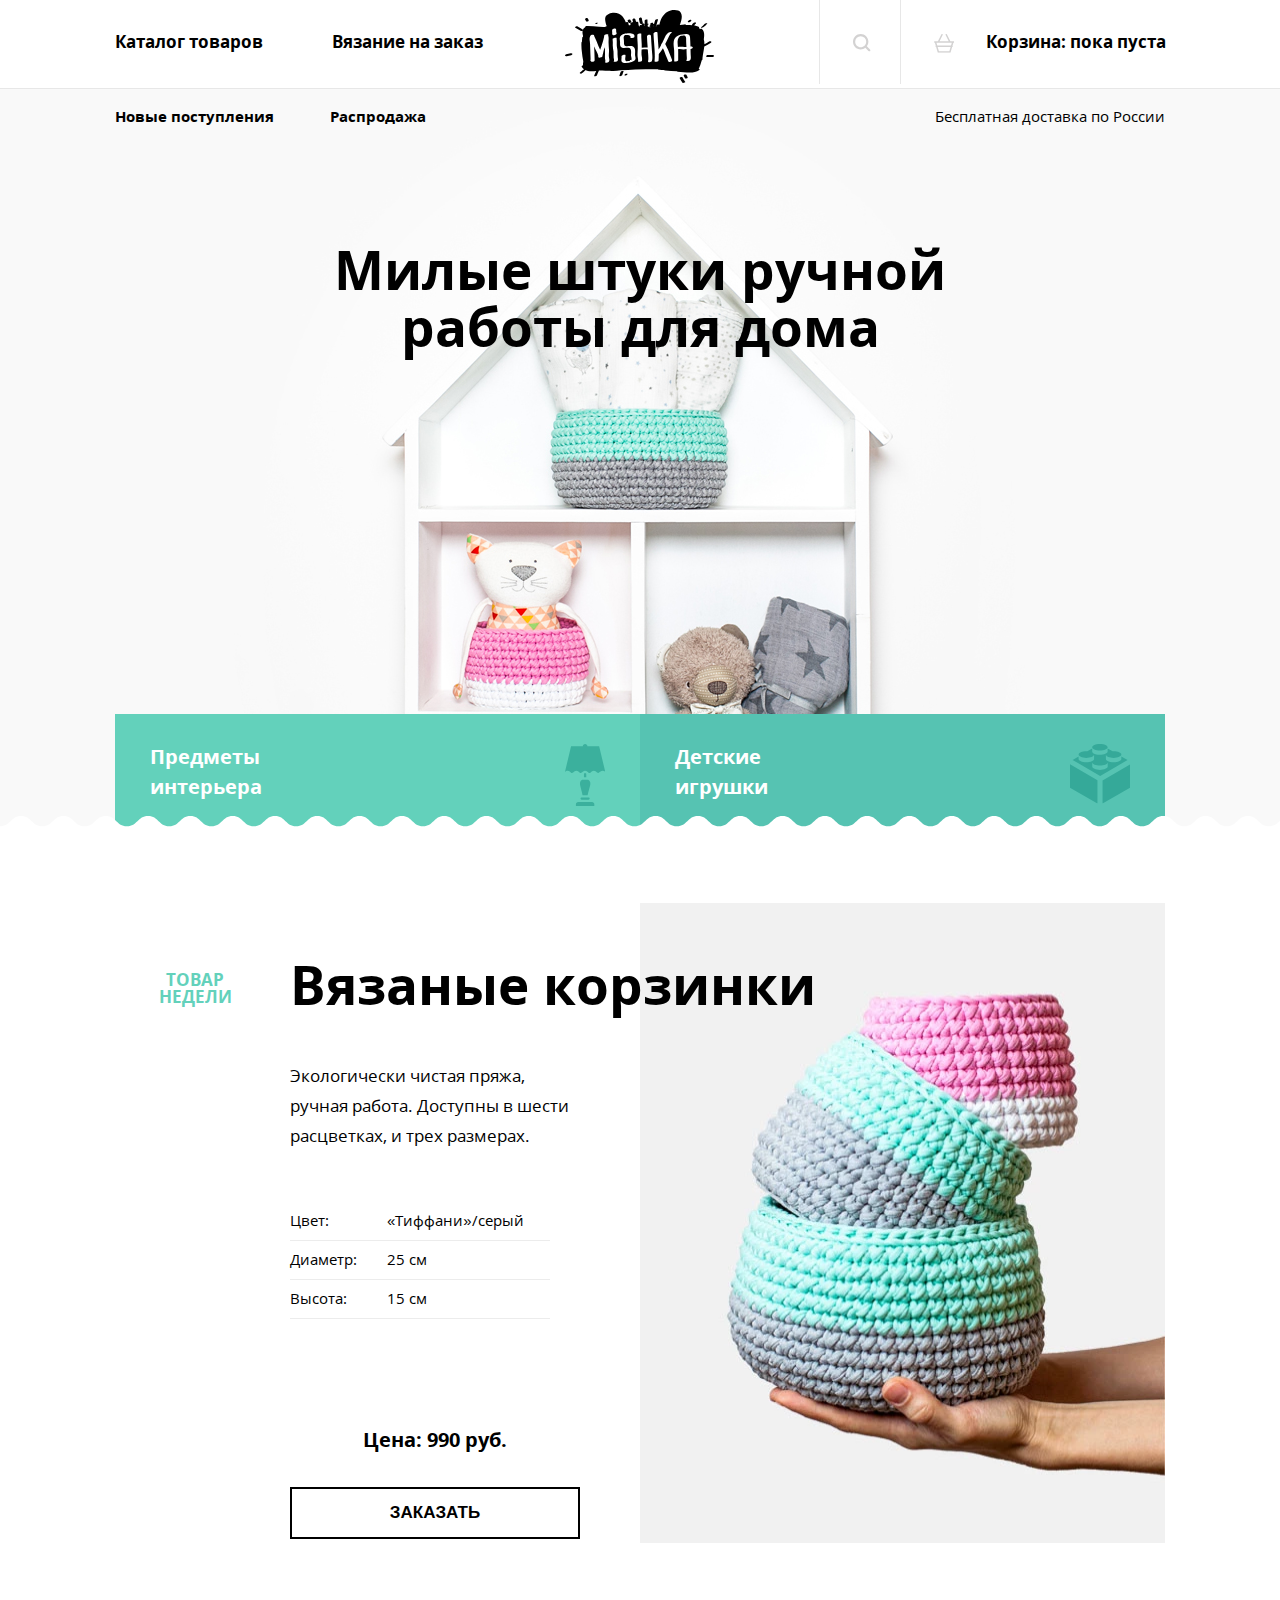
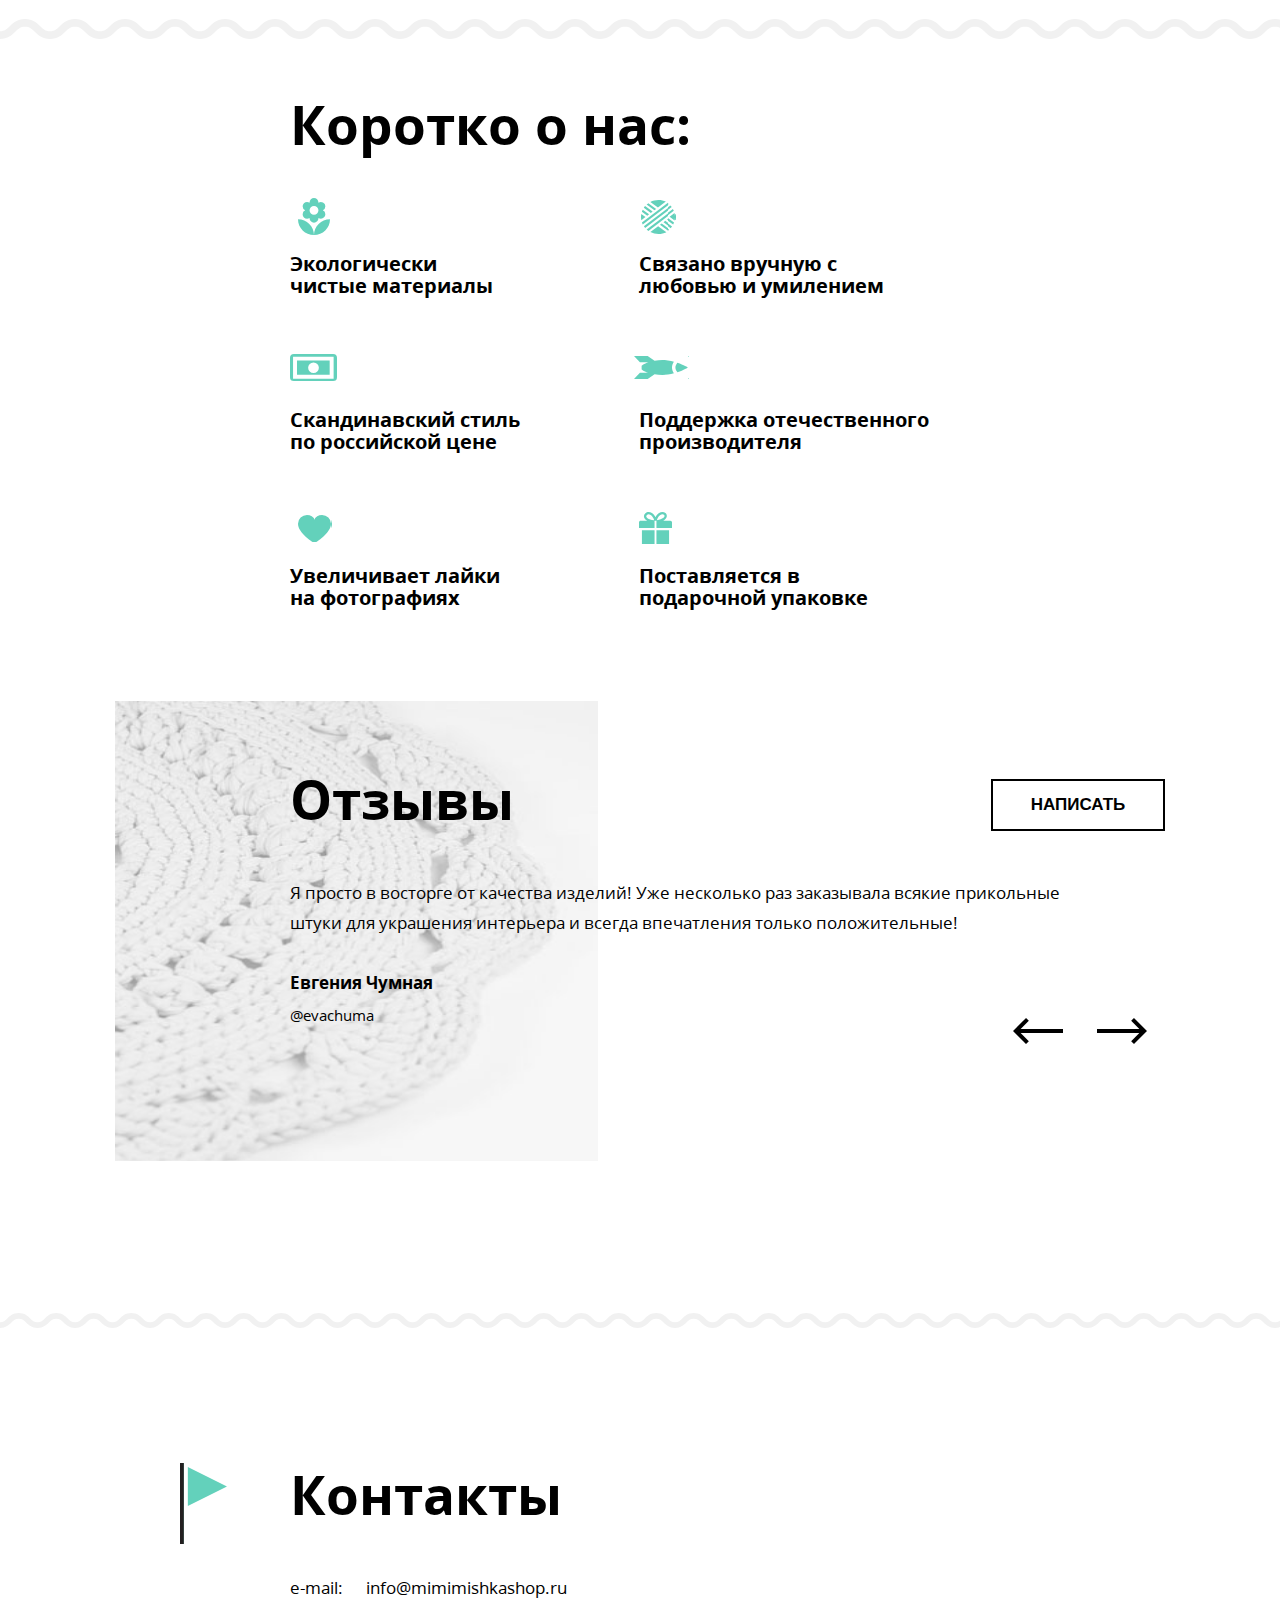
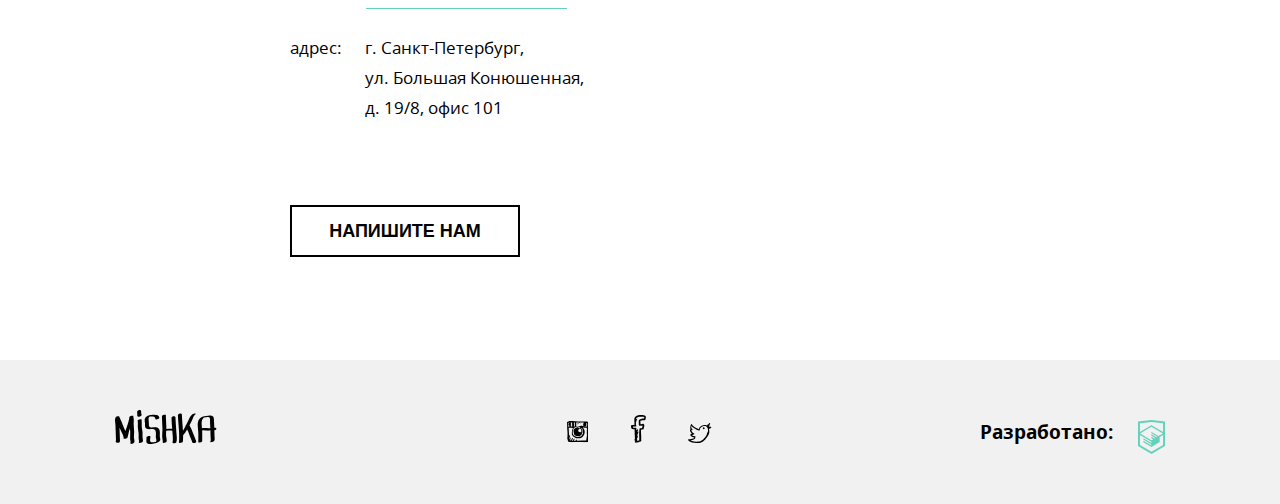
<file: index.html>
<!DOCTYPE html>
<html lang="ru">

<head>
  <meta charset="utf-8">
  <title>Mishka</title>
  <meta name="viewport" content="width=device-width,initial-scale=1">
  <meta name="format-detection" content="telephone=no">
  <link rel="stylesheet" href="css/style.css">
  <link rel="preload" href="fonts/opensans.woff2" as="font">
  <link rel="preload" href="fonts/opensansbold.woff2" as="font">
  <script>
    document.createElement( "picture" );
  </script>
  <script src="js/picturefill.js" async=""></script>
</head>

<body>
  <svg display="none">
    <symbol viewBox="-259.404 -19.675 40.219 62.411" id="icon-interior">
      <path d="M-244.227 18.283c-.286.966-.245 2.191.027 3.639.494 2.635 1.687 6.041 2.358 9.67h5.062c.696-3.641 1.949-7.05 2.471-9.683.287-1.445.33-2.66.041-3.617-.275-.899-.89-1.618-2.021-2.303h-5.997c-1.075.679-1.674 1.391-1.941 2.294zm11.832 19.995h-13.799c-1.293 0-2.299.976-2.299 2.229v2.229h18.397v-2.229c0-1.253-1.006-2.229-2.299-2.229zm7.133-55.724h-11.732c0-1.244-1.015-2.229-2.3-2.229-1.283 0-2.3.985-2.3 2.229h-11.737l-6.073 25.517c.794-.461 1.589-.992 2.632-.992 1.359 0 2.243.818 2.924 1.375.682.557 1.162.849 1.447.849.292.001.769-.287 1.451-.836.681-.548 1.564-1.358 2.915-1.358 1.349 0 2.237.806 2.919 1.354.684.549 1.161.84 1.451.84.146 0 .338-.073.58-.214.242-.141.53-.353.872-.626.512-.411 1.139-.967 1.99-1.218.284-.085.593-.136.93-.136 1.347 0 2.238.805 2.92 1.354.683.548 1.159.84 1.451.84.287-.002.766-.296 1.445-.85.684-.554 1.571-1.367 2.925-1.367 1.356 0 2.239.817 2.919 1.371.342.276.631.489.872.631.24.143.431.214.575.214.288 0 .762-.293 1.442-.854.68-.559 1.567-1.384 2.929-1.384 1.044 0 1.839.533 2.632.997l-6.079-25.507zm-10.619 51.266h-6.864c-.657 0-1.15.479-1.15 1.115 0 .635.493 1.113 1.15 1.113h6.9c.655 0 1.15-.479 1.15-1.113 0-.636-.495-1.115-1.15-1.115h-.036zm-3.414-24.484c-.146 0-.338.074-.58.213-.157.094-.37.261-.57.41v3.731h2.299V9.959c-.505-.378-.908-.623-1.149-.623z"></path>
    </symbol>

    <symbol viewBox="226.001 226.19 60 59.62" id="icon-toys">
      <path d="M226.001 269.871l27.438 15.934v-23.346l-27.438-15.94v23.352zm51.346-31.244v2.453c0 1.817-3.458 3.29-7.73 3.29-4.266 0-7.727-1.473-7.727-3.29v-4.059h.024c.26 1.714 3.604 3.073 7.702 3.073 4.272 0 7.729-1.474 7.729-3.285 0-1.819-3.457-3.289-7.729-3.289-.339 0-.675.01-1.002.03l-4.975-2.888v3.086c0 1.817-3.454 3.29-7.723 3.29-2.683 0-5.045-.583-6.433-1.467a3.928 3.928 0 0 0-.732-.586c-.363-.381-.565-.797-.565-1.236v-2.986l-4.807 2.792a21.384 21.384 0 0 0-1.054-.033c-4.267 0-7.727 1.469-7.727 3.289 0 1.811 3.46 3.285 7.727 3.285 4.099 0 7.446-1.358 7.705-3.073h.022v4.059c0 1.817-3.455 3.29-7.727 3.29-4.267 0-7.727-1.473-7.727-3.29v-2.42l-5.952 3.452 27.531 15.986 27.351-15.882-6.181-3.591zm-13.644 10.166c0 1.817-3.46 3.287-7.727 3.287-4.269 0-7.729-1.47-7.729-3.287v-4.059h.024c.26 1.715 3.603 3.076 7.705 3.076 4.101 0 7.443-1.361 7.705-3.076h.021v4.059h.001zm-5.145 13.873v23.144L286 269.871v-23.144l-27.442 15.939zm-2.641-29.904c4.269 0 7.723-1.47 7.723-3.286 0-1.814-3.454-3.287-7.723-3.287-4.27 0-7.729 1.472-7.729 3.287-.001 1.816 3.459 3.286 7.729 3.286"></path>
    </symbol>

    <symbol viewBox="-0.8 -0.8 17.6 17.6" id="icon-search">
      <path d="M16.47 14.93l-3.415-3.415A7.67 7.67 0 0 0 14.6 6.899C14.6 2.646 11.153-.8 6.9-.8S-.8 2.646-.8 6.899s3.446 7.7 7.699 7.7c1.734 0 3.326-.58 4.613-1.546l3.417 3.416c.203.202.418.33.771.33a1.1 1.1 0 0 0 1.1-1.1c0-.24-.061-.499-.33-.769zM1.399 6.899a5.5 5.5 0 1 1 11 0c0 3.038-2.462 5.5-5.5 5.5s-5.5-2.461-5.5-5.5z"></path>
    </symbol>

    <symbol viewBox="264.205 370.961 20.294 18.849" id="icon-cart">
      <path d="M283.75 378.19h-3.151l-3.407-6.814a.75.75 0 1 0-1.341.671l3.071 6.143h-9.138l3.072-6.143a.75.75 0 0 0-1.341-.671l-3.407 6.814h-3.151a.75.75 0 0 0 0 1.5h.157l.855 2.991a.737.737 0 0 0-.316.595c0 .396.309.71.697.739l1.656 5.795h12.697l1.656-5.795a.745.745 0 0 0 .698-.739.738.738 0 0 0-.316-.596l.854-2.991h.157a.75.75 0 1 0-.002-1.499zm-4.181 10.121h-10.433l-1.224-4.284h12.881l-1.224 4.284zm1.653-5.785h-13.739l-.81-2.836h15.359l-.81 2.836z"></path>
    </symbol>

    <symbol>
      <svg viewBox="0 0 101.615 34.056" id="icon-footer-logo"><path d="M19.135 21.495c-.083-2.683-.51-5.347-.475-8.035.028-2.174.389-4.41-.36-6.495.047-.237.096-.473.14-.711.193-1.045-3.271-.492-3.813.464-.343.28-.519.615-.375.957.037.086.069.174.102.261-.656 3.204-1.57 6.306-2.621 9.412-.402 1.188-.888 2.349-1.298 3.533-.582-1.104-1.169-2.194-1.643-3.377-1.374-3.433-2.612-6.902-4.287-10.206.19-1.528-3.204-1.368-3.873.032-.809 1.694-.705 3.403-.438 5.214.3 2.042.353 4.05.377 6.111.047 3.976.358 7.943.417 11.919-.354.395-.461.881-.091 1.375.162.216.361.382.571.549.904.724 3.5.107 3.496-1.271-.014-4.123-.312-8.238-.42-12.358a98.054 98.054 0 0 1-.024-1.21l.171.434c.64 1.604 1.31 3.163 2.185 4.654.868 1.478 1.303 3.064 1.803 4.677-.189.217-.303.462-.233.708-.039.18.07.292.251.36.639.548 1.841.274 2.509-.007a6.07 6.07 0 0 0 .826-.424c.345-.212.883-.679.729-1.159l-.087-.279c.47-1.27.709-2.589.965-3.93.272-1.428.782-2.78 1.295-4.133.052.619.106 1.238.156 1.855.204 2.554.033 5.072.007 7.626-.008.847.054 1.633.219 2.461.068.343.367 1.808.281 1.887-.611.564-.433 1.257.385 1.437.915.201 2.081-.105 2.77-.742 1.198-1.106.632-2.845.361-4.241-.452-2.342.095-4.964.022-7.348zm8.364.675c-.074-1.988-.765-3.862-.774-5.872-.011-2.305.181-4.593-.155-6.886-.106-.725-4.056.1-3.917 1.05.309 2.11.197 4.229.159 6.354-.037 2.044.468 3.898.73 5.904.269 2.054-.084 4.157.149 6.213.109.962.75 2.743.089 3.58-.42.532 1.469.342 1.553.326.769-.142 1.793-.392 2.304-1.038.653-.828.196-2.426.053-3.357-.316-2.059-.114-4.195-.191-6.274zm16.329-3.319c-2.062-2.784-5.889-.78-8.561-1.54-1.377-.392-1.395-2.271-1.392-3.396.004-1.426-.114-2.732-.273-4.146-.119-1.052-.024-2.121.746-2.904.142-.144.859-.336.81-.339a8.132 8.132 0 0 1 1.067-.093c1.549-.066 4.613.232 4.019 2.483-.266 1.01 3.596.431 3.877-.637 1.213-4.598-7.284-3.714-9.686-3.078-2.21.588-4.648 1.846-4.775 4.399-.061 1.219.273 2.379.325 3.587.061 1.39-.198 2.776.289 4.118 1.082 2.982 5.52 1.576 7.778 1.745 3.845.287 2.697 5.469 2.748 7.883.027 1.288 1.181 3.429.211 4.507-.595.662-1.982.699-2.792.768-.813.068-2.201.312-2.742-.461-.993-1.418.091-3.799-.121-5.425-.121-.924-4.066-.095-3.917 1.05.342 2.627-1.399 6.145 2.402 6.596 2.441.289 5.191-.161 7.5-.928 1.196-.396 2.307-.942 3.243-1.793 1.035-.941.694-2.348.417-3.547-.677-2.918.731-6.279-1.173-8.849zm17.327-.189c-.122-3.777-.69-7.513-.706-11.297-.008-1.971-3.963-1.305-3.957.343.015 3.608.497 7.167.682 10.764l.013.221c-1.949-.018-3.899.177-5.853.246.201-4.633-.611-9.227-.435-13.857.022-.582-3.874-.09-3.917 1.049-.171 4.475.587 8.915.453 13.392-.064 2.136-.245 4.264-.259 6.402-.007 1.095.171 2.183.329 3.263.146.999.484 2.331.182 3.318-.237.772 3.561.29 3.862-.694.544-1.778-.222-4.039-.405-5.839-.175-1.725-.039-3.499.083-5.248 2.03-.13 4.059-.297 6.08-.012.09 1.378.196 2.754.322 4.134a45.83 45.83 0 0 1 .196 3.475c.015 1.019.142 2.496-.221 3.461-.773 2.057 3.15 1.889 3.723.364.703-1.87.502-4.199.383-6.164-.148-2.443-.477-4.874-.555-7.321zm16.932 4.474c-.939-2.758-2.373-5.177-3.616-7.797 1.001-1.949 2.018-3.898 2.932-5.888.831-1.808 1.446-3.819 3.08-5.092.574-.447.55-.896-.255-.951-.875-.061-2.064.192-2.77.742-1.485 1.158-2.427 2.563-3.201 4.268a160.304 160.304 0 0 1-2.914 6.075l-.224.443c-.49.315-.785.762-.639 1.266-.792 1.563-1.6 3.117-2.499 4.61-.299-5.534-.955-11.061-1.15-16.6-.045-1.27-3.971-.479-3.917 1.049.243 6.868 1.219 13.719 1.286 20.587l-.047.051c-.301.308-.19.494.051.602a60.756 60.756 0 0 1-.209 5.254c-.472.745.463 1.139 1.084 1.139h.096c.739 0 2.626-.35 2.718-1.364.191-2.1.251-4.196.232-6.291 1.59-1.715 2.89-3.63 4.055-5.635.759 1.48 1.482 2.972 1.989 4.582.861 2.741 2.299 5.261 3.131 8.014.544 1.806 4.457.738 3.917-1.049-.829-2.753-2.204-5.297-3.13-8.015zm23.503-4.635c-.21-.832-1.372-.849-2.271-.77-.012-.335-.02-.671-.036-1.006-.125-2.661-.165-5.379-.392-8.032-.209-2.458-1.585-3.337-3.972-3.247-2.416.092-5.229.527-7.482 1.403-2.607 1.014-4.058 2.935-4.559 5.681-.549 3.014.24 6.219.373 9.246.154 3.503.066 7.014.062 10.519 0 .573 3.916.031 3.917-1.049.003-2.776.042-5.551 0-8.327a52.196 52.196 0 0 0-.102-2.444c1.369-.593 3.687.012 5.05.141 1.107.104 2.169-.166 3.244-.292.021 2.312.107 4.635.202 6.944.049 1.184.477 3.53-.354 4.511-.437.516 1.48.343 1.555.33.793-.146 1.761-.401 2.303-1.041.949-1.12.456-3.79.401-5.126-.078-1.91-.102-3.824-.141-5.737 1.154-.147 2.417-.854 2.202-1.704zm-14.618-.15c-.103-1.245-.217-2.49-.303-3.743-.16-2.331.117-5.583 2.29-6.999.58-.379 1.675-.315 2.354-.438.97-.176 1.956-.389 2.829.19 1.21.802.912 3.657.911 4.869-.003 2.005.207 4.001.31 6.003-.552.055-1.111.089-1.683.076-2.286-.053-4.544-.413-6.708.042zM24.108 6.7a3.157 3.157 0 0 0 1.477-.524l.256-.216c.52-.335.972-.827.728-1.361-.504-1.105-.423-2.231-.416-3.414.006-.958-.963-1.246-1.781-1.174-.723.063-2.168.581-2.175 1.52-.006.993-.071 2.016.109 2.992-.047.113-.074.239-.104.355-.055.212.016.42.142.59l.002.134.015.335a.901.901 0 0 0 .429.53c.388.233.878.275 1.318.233z"></path>
    </svg></symbol>

    <symbol viewBox="53.115 53.19 21.769 21.334" id="icon-instagram">
      <path d="M74.881 65.336c-.013-2.395-.344-4.788-.303-7.135a37.854 37.854 0 0 0-.152-2.278c-.105-.3-.111-.699-.152-1.062-.26-.17-.222-.64-.456-.835-.423-.233-1.201-.114-1.744-.22-.657-.026-1.254-.115-1.899-.153-1.936-.101-3.973-.076-5.996-.076-2.001 0-3.954-.145-5.695-.379h-2.202c-.097.004-.105.098-.227.076-.599.034-1.077.188-1.595.303-.21.119-.421.235-.683.304-.136.192-.513.145-.607.379-.186.212.185.451 0 .607v.911c.173.13.027.58.075.835v.987c-.017 1.281.134 2.397.076 3.72.467 2.762.374 6.537.076 9.413.155.579.363 1.105.455 1.746.256.479.335 1.133.683 1.52.502.206 1.233.186 1.898.229.383.098.667.293 1.14.3 2.843-.21 5.496-.154 8.427-.229 2.704.24 5.802.188 8.275-.228.195-.134.128-.529.228-.76-.056-.385.207-.449.228-.759.131-2.395.164-4.789.15-7.216zm-12.982-6.225c.757-.153 1.48-.341 2.429-.304.71.076 1.287.283 1.897.456.116.184-.243.547.153.684v.076c.059.017.149.002.151.076.445.035.794.167 1.063.379.45.055.536.476 1.138.3-.091.213-.084.524-.075.835.324 1.183.475 2.81.303 4.252-.164.163-.215.442-.303.683-.311.322-.481.785-.836 1.062-.095.236-.25.408-.454.533-.116.213-.206.452-.457.53-.298.163-.577.011-.834-.076-.446.162-.904.312-1.215.607-.816-.096-1.648-.175-2.43-.304-.242-.139-.487-.273-.835-.305a1.997 1.997 0 0 0-.836-.455c-.101-.127-.337-.118-.455-.229-.198-.029-.229-.227-.456-.229-.118-.412-.443-.618-.532-1.062-.226-.331-.308-.805-.455-1.215-.043-1.434.091-2.692.379-3.796.346-.591.779-1.094 1.138-1.67.249.021.365-.09.38-.304.306.053.434-.072.684-.075.257.008.269-.309.458-.449zm-1.67-2.733c-.117-.263-.066-.691-.075-1.062-.007-.285.278-.279.304-.532-.003-.074-.093-.059-.152-.076.126-.146.701-.097.834 0 .132.537-.354.455-.531.684.011.167.322.032.456.076.029.854-.059 1.496 0 2.202h-.456c-.007.234.229.226.456.228-.059.286.092.363.075.607-.226.153-.716.042-1.062.075-.103-.594.235-1.375.151-2.202zm-.683-1.594c.088-.013.134.016.151.076.179.253.01.683-.076.911-.173-.179-.026-.682-.075-.987zm.152 1.822c-.132-.069-.168-.237-.152-.456.132.071.167.238.152.456zm0 1.367c-.058.139-.082-.045-.076-.152.058-.139.081.045.076.152zm-.152.228c.175-.024.084.219.228.227-.009.193-.283.179-.38.077.039-.112.113-.193.152-.304zm-2.354-1.216c.006-.108.013-.214-.076-.228-.073-.733.13-1.415 0-1.973.25-.155.769-.042 1.139-.077v1.139c-.088.064-.203.101-.379.077-.054.28.324.131.379.304.008.853-.056 1.777.152 2.429-.565-.059-.906.107-1.442.076.097-.612-.019-1.435.531-1.594-.012-.141-.257-.047-.304-.153zm-.531 0c-.204.021-.217-.534-.077-.607.328.006.249.501.077.607zm-.152.988c.077-.312.034-.304.075-.683.228.013.26.77-.075.683zm.228-2.05c-.263.054-.273-.266-.153-.38.263-.053.272.267.153.38zm0-1.139c.033.159-.052.201-.076.304-.176.023-.084-.219-.229-.229.025-.102.191-.062.305-.075zm-.228 3.721c.148-.031.11.345-.076.227a.363.363 0 0 0 .076-.227zm-.684-3.721c.029.259-.438.32-.379 0h.379zm-.987.076c-.034.219-.326.179-.379.379-.214-.17.084-.468.379-.379zm-.455.759c.226-.205.451-.41.684-.607-.021-.123.071-.131.076-.228h.229c.102.381-.261.296-.305.531.021.122-.072.131-.075.227.02.335.121.588.075.988-.27.008-.276.28-.607.227.022-.428-.135-.674-.077-1.138zm.076 3.265V57.29c.195-.185.396-.364.607-.532.295.489.179 1.392.455 1.897-.275.157-.75.111-1.062.229zM72.68 69.968c-.109.954-.158 1.968-.379 2.809-2.89.123-6.02.005-8.883.153-.199.045-.273-.031-.229-.229-.253 0-.258.247-.531.229.201-.336.438-.898.151-1.291-.797.013-.797.821-1.138 1.291-.686-.053-1.137.127-1.823.075.18-.705.75-1.021.911-1.745-.395-.55-.989.138-1.214.455-.204.48-.557.81-.76 1.29H57.8c.238-.469.489-.926.759-1.366.171-.512.625-.741.683-1.367-.157-.28-.42-.029-.683 0-.123.182-.272.335-.38.531-.232.376-.501.714-.684 1.14-.181.208-.335.003-.53.227-.389.271-.581.736-.988.987-.174-.06.039-.356.153-.38.045-.181-.096-.55.075-.607.063-.366.212-.647.379-.91.119-.742.521-1.199.684-1.898-.559.099-.674.643-.988.987-.212.445-.542.772-.683 1.291-.174-.131-.028-.58-.076-.836.122-.586.298-1.119.38-1.746.133-.22.173-.535.228-.834.168-.209.046-.61-.077-.761-.226.027-.374.133-.455.304-.192-.032-.193.506-.304.304-.045-2.587-.451-4.812-.456-7.438.026-.331-.183-.424-.228-.685 1.629.028 3.121.091 4.783.229-.089.139-.199.257-.304.379-.144.07-.226.173-.378.304-.604 1.653-.975 3.984-.607 6.15.229.58.589 1.029.986 1.441.907.485 1.635 1.149 2.506 1.671 1.701.361 3.84.369 5.541 0 .236-.12.484-.226.685-.38 1.364-1.242 2.753-2.459 2.961-4.859v-1.367c-.197-1.598-.688-2.905-1.747-3.644.331-.22 1.099.043 1.67.076.223.013.447.014.684 0 .408-.024.928-.055 1.443 0 .144.187.113.544.228.76-.062 1.684-.192 3.3-.152 5.087.103.454.127.986.229 1.441-.091.973-.237 1.89-.457 2.732zm.379-11.16c-.639-.12-1.232-.284-1.897-.379.072-.333.799-.01.987-.228.385-.223.295-.92.304-1.51.032-.348.114-.644.076-1.063-.401-.951-1.783-.421-2.886-.455-.225.718-.47 1.8-.304 2.657.169.49 1.024.292 1.519.456-.14.332-.688.057-.987.076-.296-.083-.707-.052-.986-.151-2.285.078-4.284.004-6.529.151.117-1.248.063-2.465-.076-3.645h3.112c-.344.364-.912.507-1.29.835-.44.244-.861.505-1.139.911.249.134.535-.245.759-.379.355-.074.479-.381.835-.455.423-.438 1.096-.625 1.67-.912.378-.022.697.013.987.077 1.283.007 2.456.126 3.796.076.614.145 1.45.069 1.974.304.107.298.231.579.305.911.008.986-.149 1.816-.23 2.723zm-5.845-3.72c.11-.047-.009-.092 0 0zm0 0c-.529.154-1.019.348-1.367.682.484-.198 1.059-.306 1.367-.682zm1.062.607c.111-.047-.007-.091 0 0zm-1.746.911c.727-.158 1.181-.591 1.746-.911-.437.019-.592.32-.987.379-.215.217-.6.26-.759.532zm-.683-.835c-.111.047.007.092 0 0zm-.683.607c.11-.046-.008-.092 0 0zm-.075.076c.063.014.07-.03.075-.076-.064-.014-.072.03-.075.076zm-.077.076c.064.014.072-.03.077-.076-.067-.013-.072.029-.077.076zm-.834.608c.346-.134.613-.348.834-.607a2.018 2.018 0 0 0-.834.607zm2.276.987c.533-.049.749-.416 1.215-.531.284-.298.784-.381.987-.76-.56.023-.766.399-1.216.531-.284.297-.751.413-.986.76zm-2.276-.987c-.317-.074-.016.227 0 0zm-.533.379c.021.021.115-.037.076-.077-.021-.02-.116.038-.076.077zm2.809.608c-.11.047.007.091 0 0zm-1.14 1.821c-.223-.231-.676-.233-.986-.379-.697-.038-1.223.093-1.746.229-.304.151-.607.304-.91.454-.266.166-.444.417-.76.532-.205.225-.352.51-.684.607-.004.223-.173.281-.304.379-.089.115-.094.312-.227.381-.007.12.036.29-.076.303.108 1.512.291 2.948.683 4.177.287.623.975.846 1.442 1.29.589.297 1.328.444 2.126.531.277-.052.553-.105.911-.076a5.088 5.088 0 0 0 2.81-1.441c.1-.281.252-.508.455-.684-.254-.671.293-1.098.455-1.59.002-1.344-.201-2.48-.607-3.415-.256-.579-.92-.751-1.366-1.139-.059-.018-.15-.003-.151-.077-.269-.136-.733-.239-1.065-.082zm-3.415 4.327c-.113-.063-.109-.244-.152-.379.256-.078.118.237.152.379zm.076.305c.041-.117.079-.006.076.075-.04.118-.079.005-.076-.075zm.456-2.051c.015-.086.075-.042.075 0-.014.087-.075.043-.075 0zm1.67-2.125c-.203.258.041.576.077.836-.305-.039-.574-.887-.077-.836zm.379 3.948c-.04-.038.055-.097.076-.076.04.038-.054.097-.076.076zm.759 2.884c.034-.109.066.008.152 0-.018.097-.15.077-.152 0zm2.201-2.581c-.233-.057-.145.208-.379.152.069-.159.118-.338.229-.455.134.019.172.13.15.303zm-1.137-3.796c.211.119.441.217.606.381.085.219.243.363.38.529.058.778.179 1.492.151 2.354-.257.099-.438.271-.683.381-.78-.006-1.358-.212-1.897-.456-.171-.259-.355-.505-.532-.759v-1.062c.17-.185.319-.391.456-.607.228-.127.508-.201.454-.607-.038-.062-.078-.124-.075-.229.158.045.245.159.379.229.323.017.41-.2.761-.154z"></path>
    </symbol>

    <symbol viewBox="56.519 49.996 14.962 27.718" id="icon-facebook">
       <path d="M68.181 55.188c1.026.029 1.993 0 2.681-.3.391-.818.556-1.854.619-2.989-.19-.015-.062-.337-.207-.399-.029-.202-.278-.195-.309-.398-.277-.165-.457-.422-.723-.598-.727-.162-1.44-.335-2.164-.499-.849.044-1.895-.103-2.58.1-2.619-.04-3.997 1.12-5.259 2.392-.023.078-.003.197-.105.199-.574 1.587-.125 3.621-.204 5.581.099.436.107.958.204 1.395-.998.296-2.212.387-3.402.499-.317.324-.178 1.089-.206 1.693.085.583.278 1.06.413 1.595.211.193.596.396.825.498.065.029.071.082.103.1.506.268 1.451.008 2.268.1-.136 1.978.256 3.915 0 5.68.007.327.295.382.208.798-.001.963-.067 1.99.208 2.69-.287.455-.497.982-.415 1.794.122.016.114.157.105.299-.075.47.643.175.515.698.162.456-.428.184-.413.498v.896c.53.285 1.462.182 2.268.199.908-.419 2.188-.479 2.785-1.196.459.235.916-.014 1.238-.199-.018-.315.273-.333.205-.698-.004-.328-.173-.496-.103-.896v-2.89c-.206-2.293-.048-4.938-.309-7.176.888-.105 1.917-.075 2.578-.398.357-.451.377-1.23.516-1.895.177-.226.221-.583.206-.996.19-.213.068-.729.104-1.096-.141-.595-.168-1.3-.825-1.39-.884-.235-2.043.595-2.991.299.049-1.134-.293-2.342 0-3.388.746-.181 1.446-.4 2.166-.602zm-3.818 4.783c.117.254.254.486.414.698.079.022.203.003.205.101a10.319 10.319 0 0 0 3.096-.299c0 .998-.271 1.733-.518 2.492-.662.045-1.467.3-1.958.198-.276.165-.372.506-.62.698-.049.441.142.495 0 .797-.201.137-.055.611-.205.796v1.496c.085.281-.146.258-.104.497v3.488c-.085.281.146.258.104.498v2.989c.063.271-.132.791.103.896-.07.364-.412-.021-.824.1-.528.122-.926.369-1.548.4.117-.353.32-.622.311-1.097.049-.381-.365-.312-.516-.49.193-.644.562-1.117.722-1.793.197-.515.714-1.298.31-1.794-.522-.105-.521.293-.826.398-.022.077-.002.196-.103.199-.023.077-.003.196-.103.199.01.12-.151.062 0 0 .022-.078.002-.197.103-.199.023-.077.002-.197.103-.199v-.299c.368-.575.67-1.214.826-1.993.191-.28.283-.656.412-.997.156-.262.34-.869.104-1.195-.517.033-.796.295-.93.697-.32-.189.161-.434.104-.697.138-.231.169-.566.309-.797.202-.413.564-1.304 0-1.596-.438-.023-.612.207-.723.498-.214.191-.43.383-.516.698-.373-.07-.143-.727-.206-1.097-.067-.52.122-.899 0-1.195-.56-.799-2.026-.105-3.197-.299-.108-.307-.222-.984-.104-1.195 1.045-.088 2.479.201 3.197-.199.024-.078.003-.197.104-.199.094-.723-.271-1-.515-1.396.232-.806.04-2.02.104-2.989.233-.141.328-.414.515-.598.112-.955.673-1.476.722-2.49-.273.001-.607-.055-.619.199-.302-.114-.382.479-.515.199-.112-.541.246-.626.309-.997.599-.418 1.212-.82 1.856-1.195 1.741-.244 4.648-.449 6.086.198.051.616-.287.854-.207 1.496h-1.546c-1.092.24-1.987.672-2.991.997-.24.066-.276.331-.516.398-.036.396-.225.646-.311.996-.079 1.431.133 2.589.102 3.978z"></path>
    </symbol>

    <symbol viewBox="52.253 53.771 23.494 20.168" id="icon-twitter">
       <path d="M75.706 57.855c-.227-.366-.909-.277-1.407-.371h-1.112c.142-.353.343-.646.52-.963.056-.438.254-.734.223-1.26.129-.167.176-.417.296-.593.104-.144.242-.477.074-.667-.051-.221-.295-.249-.593-.222a.515.515 0 0 0-.222.148c-.448.433-.778 1.014-1.261 1.408-.009.008-.062 0-.074 0-.087.005-.033.046-.075.074-.146.098-.257.152-.369.223-.284.176-.547.445-.891.519-.529-.211-1.156-.326-1.852-.37-1.157.102-2.303.215-3.038.741-.911.35-1.477 1.042-2.149 1.63-.049.32-.342.398-.37.741-.005.045-.012.088-.073.074.043.241-.051.345-.074.519-.001.133.199.431 0 .52-.822-.12-1.485-.63-2.149-.964-.718-.36-1.468-.604-2.074-1.111-.716-.322-1.26-.816-1.778-1.334-.208-.312-.542-.496-.667-.89-.379-.164-.175-.912-.741-.889-.315-.043-.345.199-.444.37-.07.227-.361.232-.371.519-.004.046-.011.088-.074.075-.17 1.089-.527 1.992-.519 3.26.129.415.35.738.593 1.038-.418.051-.716.222-.89.519-.06 1.073.378 1.647.742 2.297.134.384.352.685.593.963.017.229.206.288.296.445.019.105.123.125.149.223-.04.105.289.18.073.221-.413.131-1.016.07-1.259.371-.109.279-.109.833 0 1.111.034.237.282.262.296.519.499.417 1.082.747 1.631 1.112.574.166 1.211.271 1.852.37-.102.343-.338.551-.593.741-.78.381-1.849.474-2.742.74-.555.038-.956.23-1.556.223-.333.127-.854.075-1.112.223-.122.068-.102.096-.222.221-.134.412.111.74.444.89-.005.253.219.276.371.371.089.183.254.29.445.37.544.468 1.268.759 1.927 1.112.83.183 1.648.376 2.52.519.896.116 1.901.124 2.816.222h.963c.511.132 1.23.054 1.853.074.095-.102.322-.073.519-.074.522-.269 1.196-.385 1.631-.74.574-.241.989-.642 1.557-.89.866-.765 1.937-1.324 2.519-2.37.205-.189.351-.438.445-.74.265-.156.385-.454.593-.667.404-.41.706-.924 1.037-1.4.319-.496.576-1.054.89-1.556-.01-.405.306-.484.296-.89.193-.226.177-.662.371-.88-.033-.255.029-.415.074-.594.047-1.281-.047-2.422-.297-3.407.588-.155 1.181-.302 1.631-.593.52-.206.993-.603.808-1.281zm-3.408 4.076c-.153.859-.615 1.41-1.038 2.001.059.379-.104.538-.073.889a4.303 4.303 0 0 0-.371 1.037c-.203.267-.332.606-.519.89-.366.548-.777 1.051-1.186 1.557-.378.56-.912.965-1.334 1.481-.42.493-.942.885-1.407 1.334-.474.17-.89.396-1.26.667a5.06 5.06 0 0 0-.667.296c-.177.146-.499.145-.668.29-1.086.147-2.3.17-3.555.148-1.031-.105-2.115-.159-3.039-.371-.922-.189-1.511-.712-2.297-1.037.153-.242.634-.154.963-.222.031-.166.394-.003.444-.149.257.06.285-.109.52-.07.563-.201 1.23-.302 1.705-.593.282-.138.406-.434.667-.593.033-.189.104-.341.222-.444.047-.275.201-.441.148-.815.111-.21.299-.343.296-.667-.074-.147-.128-.316-.296-.371-.026-.196-.377-.067-.444-.222-.255.032-.416-.029-.593-.075-.154-.043-.487.092-.519-.073-.842-.023-1.3-.43-1.853-.74.431-.262 1.032-.353 1.333-.742.516-.076 1.058-.129 1.112-.666 0-.717-.771-.661-1.333-.815-.773-.66-1.194-1.672-1.779-2.52.238-.157.564-.226.741-.444.454.058.54-.251.667-.52.019-.488-.333-.605-.593-.815a3.49 3.49 0 0 1-.667-.74c-.003-.818-.021-1.652.074-2.372.063-.014.07.029.074.074.227.441.559.775.815 1.186.532.357.925.853 1.556 1.112.452.413 1.108.621 1.557 1.038.601.263 1.158.57 1.704.889.669.194 1.056.673 2.001.593.198-.098.394-.199.593-.297.258-.456-.059-1.079.147-1.63.255-.659.797-1.031 1.26-1.481.29-.155.555-.335.815-.519.347-.098.675-.216.964-.37a6.223 6.223 0 0 0 1.037-.148h1.26c.244.052.475.119.74.148.209.137.38.313.666.371.789.693 1.271 1.696 1.409 3.039-.122.484.053.873.001 1.481zm.296-5.632c-.129.34-.23.707-.593.815-.017-.105-.122-.125-.147-.222-.012-.209.209-.186.296-.296.162-.085.245-.248.444-.297-.007-.09.108-.046 0 0zm-5.484 3.038c.163.135.284.31.519.371.101.221.314.327.594.37.047-.15.346-.049.37-.222.174-.023.166-.229.296-.297-.018-.55-.129-1.006-.37-1.333-.758-.423-1.676.039-1.409 1.111z"></path>
    </symbol>

  </svg>

  <header class="page-header">

    <a class="page-header__logo">
      <picture>
        <source media="(min-width: 1150px)" srcset="img/logo-desktop.svg">
        <source media="(min-width: 768px)" srcset="img/logo-tablet.svg">
        <img class="page-header__logo-image" src="img/logo-mobile.svg" alt="Магазин «Мишка»">
      </picture>
    </a>
  <!-- main-navigation--closed  -->
    <nav class="main-navigation">
      <button class="main-navigation__toggle" type="button"><span class="visually-hidden">Открыть меню</span></button>
      <div class="main-navigation__wrapper">
        <ul class="main-navigation__list">
          <li class="main-navigation__item main-navigation__item-catalog"><a class="main-navigation__link" href="catalog.html">Каталог товаров</a></li>
          <li class="main-navigation__item main-navigation__item-order">
            <a class="main-navigation__link" href="form.html">Вязание на заказ</a>
          </li>
          <li class="main-navigation__item main-navigation__item-search">
            <a class="main-navigation__link" href="#">
              <svg width="17.6" height="17.6"><use xlink:href="#icon-search"></use></svg>
              <span class="main-navigation__link-search">Поиск по сайту</span></a>
          </li>
          <li class="main-navigation__item main-navigation__item-cart">
            <a class="main-navigation__link" href="#">
              <svg width="20.294" height="18.849"><use xlink:href="#icon-cart"></use></svg>
              <span class="main-navigation__link-cart">Корзина: пока пуста</span></a>
          </li>
          <li class="main-navigation__item main-navigation__item-new main-navigation__item--desktop">
            <a class="main-navigation__link" href="#">Новые поступления</a>
          </li>
          <li class="main-navigation__item main-navigation__item-sale main-navigation__item--desktop">
            <a class="main-navigation__link" href="#">Распродажа</a>
          </li>
        </ul>

        <p class="main-navigation__delivery">Бесплатная доставка по России</p>
      </div>
    </nav>

  </header>

  <main class="page-main">
    <h1 class="visually-hidden">Магазин товаров хэнд мэйнд</h1>

    <section class="catalog">
      <h2 class="visually-hidden">Катлог товаров</h2>
      <p class="catalog__lead">Милые штуки ручной <br> работы для дома</p>
      <ul class="catalog__list">
        <li class="catalog__item catalog__item--decor">
          <a class="catalog__link catalog__link--decor" href="#">
            Предметы интерьера
            <svg width="40.219" height="62.411"><use xlink:href="#icon-interior"></use></svg>
          </a></li>
        <li class="catalog__item catalog__item--child">
          <a class="catalog__link catalog__link--child" href="#">
          Детские игрушки
          <svg width="60" height="59.62"><use xlink:href="#icon-toys"></use></svg>
        </a></li>
      </ul>
    </section>

    <section class="goods-week">
      <div class="goods-week__wrapper">
      <div class="goods-week__wrapper-title">
        <h2 class="goods-week__title">Вязаные корзинки</h2>
        <p class="goods-week__info">Товар недели</p>
      </div>
      <div class="goods-week__wrapper-block">
        <p class="goods-week__paragraph">Экологически чистая пряжа, ручная работа. Доступны в шести расцветках, и трех размерах.</p>

        <table class="goods-week__characteristic">
          <tr class="goods-week__characteristic--row">
            <td class="goods-week__characteristic-parameter">
              Цвет:
            </td>
            <td class="goods-week__characteristic-value">
              «Тиффани»/серый
            </td>
          </tr>
          <tr class="goods-week__characteristic--row">
            <td class="goods-week__characteristic-parameter">
              Диаметр:
            </td>
            <td class="goods-week__characteristic-value">
              25 см
            </td>
          </tr>
          <tr class="goods-week__characteristic--row">
            <td class="goods-week__characteristic-parameter">
              Высота:
            </td>
            <td class="goods-week__characteristic-value">
              15 см
            </td>
          </tr>
        </table>
      </div>

      <picture>
        <source type="image/webp" media="(min-width: 1150px)" srcset="img/triple-set-desktop@1x.webp 1x, img/triple-set-desktop@2x.webp 2x">
        <source type="image/webp" media="(min-width: 768px)" srcset="img/triple-set-tablet@1x.webp 1x, img/triple-set-tablet@2x.webp 2x">
        <source type="image/webp" srcset="img/triple-set-mobile@1x.webp 1x, img/triple-set-mobile@2x.webp 2x">

        <source media="(min-width: 1150px)" srcset="img/triple-set-desktop@1x.jpg 1x, triple-set-desktop@2x.jpg 2x">
        <source media="(min-width: 768px)" srcset="img/triple-set-tablet@1x.jpg 1x, img/triple-set-tablet@2x.jpg 2x">
        <img class="goods-week__photo" src="img/triple-set-mobile@1x.jpg" srcset="img/triple-set-mobile@2x.jpg 2x" alt="Фото вязвных корзинок">
      </picture>
      <div class="goods-week__wrapper-price">
        <p class="goods-week__price">Цена: 990 руб.</p>
        <button class="goods-week__button" type="button">Заказать</button>
      </div>
    </div>

    </section>

    <section class="about-us">
      <h2 class="about-us__title">Коротко о нас:</h2>
      <ul class="about-us__list">
        <li class="about-us__item about-us__item--eco">Экологически <br>чистые материалы</li>
        <li class="about-us__item about-us__item--style">Скандинавский стиль <br>по российской цене</li>
        <li class="about-us__item about-us__item--likes">Увеличивает лайки <br> на фотографиях</li>
        <li class="about-us__item about-us__item--hand">Связано вручную с <br> любовью и умилением</li>
        <li class="about-us__item about-us__item--maker">Поддержка отечественного производителя</li>
        <li class="about-us__item about-us__item--pack">Поставляется в <br> подарочной упаковке</li>
      </ul>
    </section>

    <section class="reviews">
      <div class="reviews__wrapper">
        <h2 class="reviews__title">Отзывы</h2>

        <ul class="reviews__list">
          <li class="reviews__item ">
            <blockquote class="reviews__item-text">Я молодая мама, но всё равно фотографии не набирали и близко такого количества лайков, как у популярных инстамамочек. В отчаянии, я накупила аксессуаров и игрушек в Мишке, и мои фотографии сразу стали более стильными, а также набирают больше
              лайков!
            </blockquote>

            <cite class="reviews__author">Анастасия Красильникова</cite>
            <p class="reviews__author-contact"><a class="reviews__author-contact-link" href="#">@misssssiskras</a></p>
          </li>
          <li class="reviews__item reviews__item--current">
            <blockquote class="reviews__item-text">Я просто в восторге от качества изделий!
            Уже несколько раз заказывала всякие прикольные штуки для украшения интерьера и
            всегда впечатления только положительные!
            </blockquote>

            <cite class="reviews__author">Евгения Чумная</cite>
            <p class="reviews__author-contact">@evachuma<a class="reviews__author-contact-link" href="#"></a></p>
          </li>
          <li class="reviews__item">
            <blockquote class="reviews__item-text">Достойный интернет-магазин и внимательные консультанты. Мне все нравится.
            </blockquote>

            <cite class="reviews__author">Альфред Непокорный</cite>
            <p class="reviews__author-contact">@alfik007<a class="reviews__author-contact-link" href="#"></a></p>
          </li>
        </ul>

        <div class="reviews__button-wrapper">
          <button class="reviews__button reviews__button-prev" type="button"></button>
          <button class="reviews__button reviews__button-next" type="button"></button>
        </div>

        <button class="reviews__button-whrite" type="button">Написать</button>
      </div>

    </section>

    <section class="contacts">
      <div class="contacts__wrapper">
        <h2 class="contacts__title">Контакты</h2>

        <div class="contacts__wrapper-inner">
          <p class="contacts__item">e-mail:</p>
          <a href="#" class="contacts__value contacts__value--email">info@mimimishkashop.ru</a>
        </div>

        <div class="contacts__wrapper-inner">
          <p class="contacts__item">адрес:</p>
          <p class="contacts__value contacts__value--adress">г. Санкт-Петербург,<br> ул. Большая Конюшенная,<br> д. 19/8, офис 101</p>
        </div>
      </div>

      <!--<img class="contacts__map" src="img/map-mobile@1x.jpg" alt="Карта проезда">-->
      <iframe class="contacts__map" src="https://www.google.com/maps/embed?pb=!1m18!1m12!1m3!1d1998.5989424123647!2d30.320894615623924!3d59.938796869048474!2m3!1f0!2f0!3f0!3m2!1i1024!2i768!4f13.1!3m3!1m2!1s0x4696310fca5ba729%3A0xea9c53d4493c879f!2z0JHQvtC70YzRiNCw0Y8g0JrQvtC90Y7RiNC10L3QvdCw0Y8g0YPQuy4sIDE5LCDQodCw0L3QutGCLdCf0LXRgtC10YDQsdGD0YDQsywg0KDQvtGB0YHQuNGPLCAxOTExODY!5e0!3m2!1sru!2sby!4v1524398075909" height="" style="border:0"></iframe>
      <div class="contacts__wrapper-button">
        <button class="contacts__button" type="button">Напишите нам</button>
      </div>

    </section>

  </main>

  <footer class="page-footer">
    <div class="page-footer__wrapper">
    <a class="page-footer__logo">
      <svg class="page-footer__logo-image" width="101.615" height="34.056">
        <use xlink:href="#icon-footer-logo"></use>
      </svg>
    </a>
    <div class="page-footer__social social">
      <ul class="social__list">
        <li class="social__item">
          <a class="social__link social__link--instagram" href="#">
            <span class="visually-hidden">Мы в Инстаграме</span>
            <svg width="21.769" height="21.334">
              <use xlink:href="#icon-instagram"></use>
            </svg>
          </a>
        </li>
        <li class="social__item">
          <a class="social__link social__link--facebook" href="#"><span class="visually-hidden">Мы в Фейсбуке</span>
          <svg width="14.962" height="27.718">
            <use xlink:href="#icon-facebook"></use>
          </svg>
        </a>
        </li>
        <li class="social__item">
          <a class="social__link social__link--twitter" href="#"><span class="visually-hidden">Мы в Твиттере</span>
          <svg width="23.494" height="20.168">
            <use xlink:href="#icon-twitter"></use>
          </svg>
        </a>
        </li>
      </ul>
    </div>
    <div class="page-footer__copyright copyright">
      <a class="copyright__link" href="#">
        <b class="copyright__text">Разработано:</b>
        <img src="img/logo-htmlacademy.svg" width="27" height="34" alt="Логотип HTML-Academy">
      </a>
    </div>
  </div>
  </footer>
  <div class="overlay"></div>

  <section class="modal">
    <div class="modal__wrapper">
      <h2 class="modal__title">Добавить  в корзину</h2>
      <form class="modal__form" action="https://echo.htmlacademy.ru" method="post">
        <legend class="modal__form-legend">Выберите размер:</legend>
          <ul class="modal__form-list">
            <li class="modal__form-item">
              <input class="visually-hidden modal__form-input" id="s_size" type="radio" name="size" value="s" checked="">
              <label class="modal__form-label" for="s_size">s</label>
            </li>
            <li class="modal__form-item">
              <input class="visually-hidden modal__form-input" id="m_size" type="radio" name="size" value="m">
              <label class="modal__form-label" for="m_size">m</label>
            </li>
            <li class="modal__form-item">
              <input class="visually-hidden modal__form-input" id="l_size" type="radio" name="size" value="l">
              <label class="modal__form-label" for="l_size">l</label>
            </li>
          </ul>
          <button class="modal__form-button" type="submit">Добавить</button>
        </form>
    </div>
  </section>

  <script src="js/svg4everybody.js"></script>
  <script>svg4everybody(); // run it now or whenever you are ready</script>

  <script src="js/mo.min.js"></script>

  <script src="js/menu.js">
  </script>

  <script src="js/animation.js">
  </script>

  <script src="js/reviews.js">
  </script>

  <script src="js/order.js">
  </script>

</body>

</html>
</file>
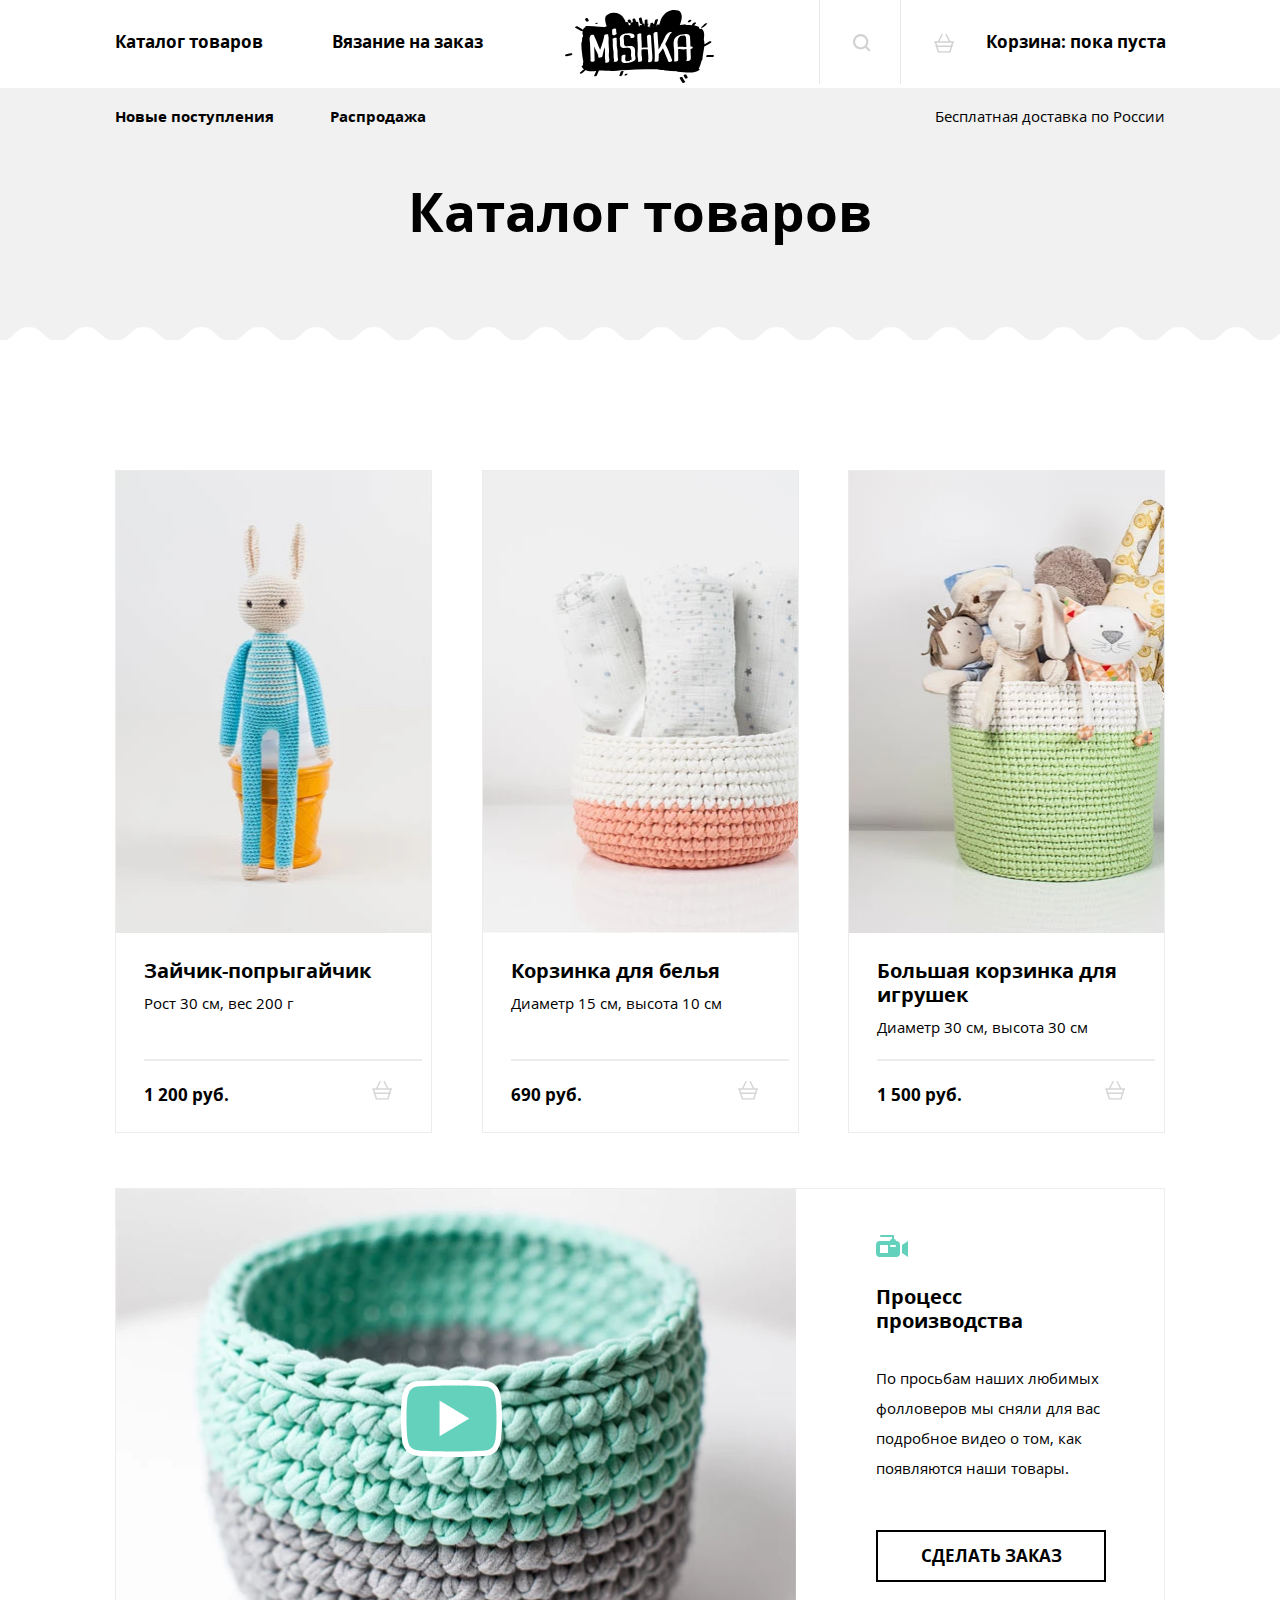
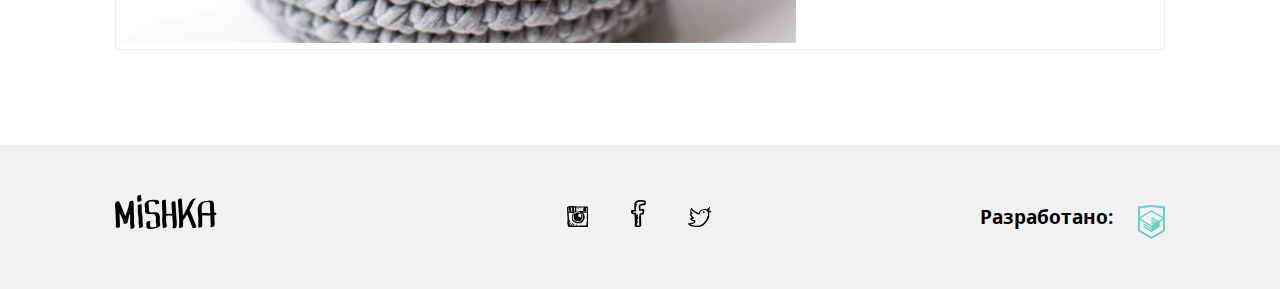
<file: catalog.html>
<!DOCTYPE html>
<html lang="ru">

<head>
  <meta charset="utf-8">
  <title>Mishka</title>
  <meta name="viewport" content="width=device-width,initial-scale=1">
  <meta name="format-detection" content="telephone=no">
  <link rel="stylesheet" href="css/style.css">
  <link rel="preload" href="fonts/opensans.woff2" as="font">
  <link rel="preload" href="fonts/opensansbold.woff2" as="font">
  <script>
    document.createElement( "picture" );
  </script>
  <script src="js/picturefill.js" async=""></script>
</head>

<body>
  <header class="page-header">
    <svg display="none">

      <symbol viewBox="-0.8 -0.8 17.6 17.6" id="icon-search">
        <path d="M16.47 14.93l-3.415-3.415A7.67 7.67 0 0 0 14.6 6.899C14.6 2.646 11.153-.8 6.9-.8S-.8 2.646-.8 6.899s3.446 7.7 7.699 7.7c1.734 0 3.326-.58 4.613-1.546l3.417 3.416c.203.202.418.33.771.33a1.1 1.1 0 0 0 1.1-1.1c0-.24-.061-.499-.33-.769zM1.399 6.899a5.5 5.5 0 1 1 11 0c0 3.038-2.462 5.5-5.5 5.5s-5.5-2.461-5.5-5.5z"></path>
      </symbol>

      <symbol viewBox="264.205 370.961 20.294 18.849" id="icon-cart">
        <path d="M283.75 378.19h-3.151l-3.407-6.814a.75.75 0 1 0-1.341.671l3.071 6.143h-9.138l3.072-6.143a.75.75 0 0 0-1.341-.671l-3.407 6.814h-3.151a.75.75 0 0 0 0 1.5h.157l.855 2.991a.737.737 0 0 0-.316.595c0 .396.309.71.697.739l1.656 5.795h12.697l1.656-5.795a.745.745 0 0 0 .698-.739.738.738 0 0 0-.316-.596l.854-2.991h.157a.75.75 0 1 0-.002-1.499zm-4.181 10.121h-10.433l-1.224-4.284h12.881l-1.224 4.284zm1.653-5.785h-13.739l-.81-2.836h15.359l-.81 2.836z"></path>
      </symbol>

      <symbol>
        <svg viewBox="0 0 101.615 34.056" id="icon-footer-logo"><path d="M19.135 21.495c-.083-2.683-.51-5.347-.475-8.035.028-2.174.389-4.41-.36-6.495.047-.237.096-.473.14-.711.193-1.045-3.271-.492-3.813.464-.343.28-.519.615-.375.957.037.086.069.174.102.261-.656 3.204-1.57 6.306-2.621 9.412-.402 1.188-.888 2.349-1.298 3.533-.582-1.104-1.169-2.194-1.643-3.377-1.374-3.433-2.612-6.902-4.287-10.206.19-1.528-3.204-1.368-3.873.032-.809 1.694-.705 3.403-.438 5.214.3 2.042.353 4.05.377 6.111.047 3.976.358 7.943.417 11.919-.354.395-.461.881-.091 1.375.162.216.361.382.571.549.904.724 3.5.107 3.496-1.271-.014-4.123-.312-8.238-.42-12.358a98.054 98.054 0 0 1-.024-1.21l.171.434c.64 1.604 1.31 3.163 2.185 4.654.868 1.478 1.303 3.064 1.803 4.677-.189.217-.303.462-.233.708-.039.18.07.292.251.36.639.548 1.841.274 2.509-.007a6.07 6.07 0 0 0 .826-.424c.345-.212.883-.679.729-1.159l-.087-.279c.47-1.27.709-2.589.965-3.93.272-1.428.782-2.78 1.295-4.133.052.619.106 1.238.156 1.855.204 2.554.033 5.072.007 7.626-.008.847.054 1.633.219 2.461.068.343.367 1.808.281 1.887-.611.564-.433 1.257.385 1.437.915.201 2.081-.105 2.77-.742 1.198-1.106.632-2.845.361-4.241-.452-2.342.095-4.964.022-7.348zm8.364.675c-.074-1.988-.765-3.862-.774-5.872-.011-2.305.181-4.593-.155-6.886-.106-.725-4.056.1-3.917 1.05.309 2.11.197 4.229.159 6.354-.037 2.044.468 3.898.73 5.904.269 2.054-.084 4.157.149 6.213.109.962.75 2.743.089 3.58-.42.532 1.469.342 1.553.326.769-.142 1.793-.392 2.304-1.038.653-.828.196-2.426.053-3.357-.316-2.059-.114-4.195-.191-6.274zm16.329-3.319c-2.062-2.784-5.889-.78-8.561-1.54-1.377-.392-1.395-2.271-1.392-3.396.004-1.426-.114-2.732-.273-4.146-.119-1.052-.024-2.121.746-2.904.142-.144.859-.336.81-.339a8.132 8.132 0 0 1 1.067-.093c1.549-.066 4.613.232 4.019 2.483-.266 1.01 3.596.431 3.877-.637 1.213-4.598-7.284-3.714-9.686-3.078-2.21.588-4.648 1.846-4.775 4.399-.061 1.219.273 2.379.325 3.587.061 1.39-.198 2.776.289 4.118 1.082 2.982 5.52 1.576 7.778 1.745 3.845.287 2.697 5.469 2.748 7.883.027 1.288 1.181 3.429.211 4.507-.595.662-1.982.699-2.792.768-.813.068-2.201.312-2.742-.461-.993-1.418.091-3.799-.121-5.425-.121-.924-4.066-.095-3.917 1.05.342 2.627-1.399 6.145 2.402 6.596 2.441.289 5.191-.161 7.5-.928 1.196-.396 2.307-.942 3.243-1.793 1.035-.941.694-2.348.417-3.547-.677-2.918.731-6.279-1.173-8.849zm17.327-.189c-.122-3.777-.69-7.513-.706-11.297-.008-1.971-3.963-1.305-3.957.343.015 3.608.497 7.167.682 10.764l.013.221c-1.949-.018-3.899.177-5.853.246.201-4.633-.611-9.227-.435-13.857.022-.582-3.874-.09-3.917 1.049-.171 4.475.587 8.915.453 13.392-.064 2.136-.245 4.264-.259 6.402-.007 1.095.171 2.183.329 3.263.146.999.484 2.331.182 3.318-.237.772 3.561.29 3.862-.694.544-1.778-.222-4.039-.405-5.839-.175-1.725-.039-3.499.083-5.248 2.03-.13 4.059-.297 6.08-.012.09 1.378.196 2.754.322 4.134a45.83 45.83 0 0 1 .196 3.475c.015 1.019.142 2.496-.221 3.461-.773 2.057 3.15 1.889 3.723.364.703-1.87.502-4.199.383-6.164-.148-2.443-.477-4.874-.555-7.321zm16.932 4.474c-.939-2.758-2.373-5.177-3.616-7.797 1.001-1.949 2.018-3.898 2.932-5.888.831-1.808 1.446-3.819 3.08-5.092.574-.447.55-.896-.255-.951-.875-.061-2.064.192-2.77.742-1.485 1.158-2.427 2.563-3.201 4.268a160.304 160.304 0 0 1-2.914 6.075l-.224.443c-.49.315-.785.762-.639 1.266-.792 1.563-1.6 3.117-2.499 4.61-.299-5.534-.955-11.061-1.15-16.6-.045-1.27-3.971-.479-3.917 1.049.243 6.868 1.219 13.719 1.286 20.587l-.047.051c-.301.308-.19.494.051.602a60.756 60.756 0 0 1-.209 5.254c-.472.745.463 1.139 1.084 1.139h.096c.739 0 2.626-.35 2.718-1.364.191-2.1.251-4.196.232-6.291 1.59-1.715 2.89-3.63 4.055-5.635.759 1.48 1.482 2.972 1.989 4.582.861 2.741 2.299 5.261 3.131 8.014.544 1.806 4.457.738 3.917-1.049-.829-2.753-2.204-5.297-3.13-8.015zm23.503-4.635c-.21-.832-1.372-.849-2.271-.77-.012-.335-.02-.671-.036-1.006-.125-2.661-.165-5.379-.392-8.032-.209-2.458-1.585-3.337-3.972-3.247-2.416.092-5.229.527-7.482 1.403-2.607 1.014-4.058 2.935-4.559 5.681-.549 3.014.24 6.219.373 9.246.154 3.503.066 7.014.062 10.519 0 .573 3.916.031 3.917-1.049.003-2.776.042-5.551 0-8.327a52.196 52.196 0 0 0-.102-2.444c1.369-.593 3.687.012 5.05.141 1.107.104 2.169-.166 3.244-.292.021 2.312.107 4.635.202 6.944.049 1.184.477 3.53-.354 4.511-.437.516 1.48.343 1.555.33.793-.146 1.761-.401 2.303-1.041.949-1.12.456-3.79.401-5.126-.078-1.91-.102-3.824-.141-5.737 1.154-.147 2.417-.854 2.202-1.704zm-14.618-.15c-.103-1.245-.217-2.49-.303-3.743-.16-2.331.117-5.583 2.29-6.999.58-.379 1.675-.315 2.354-.438.97-.176 1.956-.389 2.829.19 1.21.802.912 3.657.911 4.869-.003 2.005.207 4.001.31 6.003-.552.055-1.111.089-1.683.076-2.286-.053-4.544-.413-6.708.042zM24.108 6.7a3.157 3.157 0 0 0 1.477-.524l.256-.216c.52-.335.972-.827.728-1.361-.504-1.105-.423-2.231-.416-3.414.006-.958-.963-1.246-1.781-1.174-.723.063-2.168.581-2.175 1.52-.006.993-.071 2.016.109 2.992-.047.113-.074.239-.104.355-.055.212.016.42.142.59l.002.134.015.335a.901.901 0 0 0 .429.53c.388.233.878.275 1.318.233z"></path>
      </svg></symbol>

      <symbol viewBox="53.115 53.19 21.769 21.334" id="icon-instagram">
        <path d="M74.881 65.336c-.013-2.395-.344-4.788-.303-7.135a37.854 37.854 0 0 0-.152-2.278c-.105-.3-.111-.699-.152-1.062-.26-.17-.222-.64-.456-.835-.423-.233-1.201-.114-1.744-.22-.657-.026-1.254-.115-1.899-.153-1.936-.101-3.973-.076-5.996-.076-2.001 0-3.954-.145-5.695-.379h-2.202c-.097.004-.105.098-.227.076-.599.034-1.077.188-1.595.303-.21.119-.421.235-.683.304-.136.192-.513.145-.607.379-.186.212.185.451 0 .607v.911c.173.13.027.58.075.835v.987c-.017 1.281.134 2.397.076 3.72.467 2.762.374 6.537.076 9.413.155.579.363 1.105.455 1.746.256.479.335 1.133.683 1.52.502.206 1.233.186 1.898.229.383.098.667.293 1.14.3 2.843-.21 5.496-.154 8.427-.229 2.704.24 5.802.188 8.275-.228.195-.134.128-.529.228-.76-.056-.385.207-.449.228-.759.131-2.395.164-4.789.15-7.216zm-12.982-6.225c.757-.153 1.48-.341 2.429-.304.71.076 1.287.283 1.897.456.116.184-.243.547.153.684v.076c.059.017.149.002.151.076.445.035.794.167 1.063.379.45.055.536.476 1.138.3-.091.213-.084.524-.075.835.324 1.183.475 2.81.303 4.252-.164.163-.215.442-.303.683-.311.322-.481.785-.836 1.062-.095.236-.25.408-.454.533-.116.213-.206.452-.457.53-.298.163-.577.011-.834-.076-.446.162-.904.312-1.215.607-.816-.096-1.648-.175-2.43-.304-.242-.139-.487-.273-.835-.305a1.997 1.997 0 0 0-.836-.455c-.101-.127-.337-.118-.455-.229-.198-.029-.229-.227-.456-.229-.118-.412-.443-.618-.532-1.062-.226-.331-.308-.805-.455-1.215-.043-1.434.091-2.692.379-3.796.346-.591.779-1.094 1.138-1.67.249.021.365-.09.38-.304.306.053.434-.072.684-.075.257.008.269-.309.458-.449zm-1.67-2.733c-.117-.263-.066-.691-.075-1.062-.007-.285.278-.279.304-.532-.003-.074-.093-.059-.152-.076.126-.146.701-.097.834 0 .132.537-.354.455-.531.684.011.167.322.032.456.076.029.854-.059 1.496 0 2.202h-.456c-.007.234.229.226.456.228-.059.286.092.363.075.607-.226.153-.716.042-1.062.075-.103-.594.235-1.375.151-2.202zm-.683-1.594c.088-.013.134.016.151.076.179.253.01.683-.076.911-.173-.179-.026-.682-.075-.987zm.152 1.822c-.132-.069-.168-.237-.152-.456.132.071.167.238.152.456zm0 1.367c-.058.139-.082-.045-.076-.152.058-.139.081.045.076.152zm-.152.228c.175-.024.084.219.228.227-.009.193-.283.179-.38.077.039-.112.113-.193.152-.304zm-2.354-1.216c.006-.108.013-.214-.076-.228-.073-.733.13-1.415 0-1.973.25-.155.769-.042 1.139-.077v1.139c-.088.064-.203.101-.379.077-.054.28.324.131.379.304.008.853-.056 1.777.152 2.429-.565-.059-.906.107-1.442.076.097-.612-.019-1.435.531-1.594-.012-.141-.257-.047-.304-.153zm-.531 0c-.204.021-.217-.534-.077-.607.328.006.249.501.077.607zm-.152.988c.077-.312.034-.304.075-.683.228.013.26.77-.075.683zm.228-2.05c-.263.054-.273-.266-.153-.38.263-.053.272.267.153.38zm0-1.139c.033.159-.052.201-.076.304-.176.023-.084-.219-.229-.229.025-.102.191-.062.305-.075zm-.228 3.721c.148-.031.11.345-.076.227a.363.363 0 0 0 .076-.227zm-.684-3.721c.029.259-.438.32-.379 0h.379zm-.987.076c-.034.219-.326.179-.379.379-.214-.17.084-.468.379-.379zm-.455.759c.226-.205.451-.41.684-.607-.021-.123.071-.131.076-.228h.229c.102.381-.261.296-.305.531.021.122-.072.131-.075.227.02.335.121.588.075.988-.27.008-.276.28-.607.227.022-.428-.135-.674-.077-1.138zm.076 3.265V57.29c.195-.185.396-.364.607-.532.295.489.179 1.392.455 1.897-.275.157-.75.111-1.062.229zM72.68 69.968c-.109.954-.158 1.968-.379 2.809-2.89.123-6.02.005-8.883.153-.199.045-.273-.031-.229-.229-.253 0-.258.247-.531.229.201-.336.438-.898.151-1.291-.797.013-.797.821-1.138 1.291-.686-.053-1.137.127-1.823.075.18-.705.75-1.021.911-1.745-.395-.55-.989.138-1.214.455-.204.48-.557.81-.76 1.29H57.8c.238-.469.489-.926.759-1.366.171-.512.625-.741.683-1.367-.157-.28-.42-.029-.683 0-.123.182-.272.335-.38.531-.232.376-.501.714-.684 1.14-.181.208-.335.003-.53.227-.389.271-.581.736-.988.987-.174-.06.039-.356.153-.38.045-.181-.096-.55.075-.607.063-.366.212-.647.379-.91.119-.742.521-1.199.684-1.898-.559.099-.674.643-.988.987-.212.445-.542.772-.683 1.291-.174-.131-.028-.58-.076-.836.122-.586.298-1.119.38-1.746.133-.22.173-.535.228-.834.168-.209.046-.61-.077-.761-.226.027-.374.133-.455.304-.192-.032-.193.506-.304.304-.045-2.587-.451-4.812-.456-7.438.026-.331-.183-.424-.228-.685 1.629.028 3.121.091 4.783.229-.089.139-.199.257-.304.379-.144.07-.226.173-.378.304-.604 1.653-.975 3.984-.607 6.15.229.58.589 1.029.986 1.441.907.485 1.635 1.149 2.506 1.671 1.701.361 3.84.369 5.541 0 .236-.12.484-.226.685-.38 1.364-1.242 2.753-2.459 2.961-4.859v-1.367c-.197-1.598-.688-2.905-1.747-3.644.331-.22 1.099.043 1.67.076.223.013.447.014.684 0 .408-.024.928-.055 1.443 0 .144.187.113.544.228.76-.062 1.684-.192 3.3-.152 5.087.103.454.127.986.229 1.441-.091.973-.237 1.89-.457 2.732zm.379-11.16c-.639-.12-1.232-.284-1.897-.379.072-.333.799-.01.987-.228.385-.223.295-.92.304-1.51.032-.348.114-.644.076-1.063-.401-.951-1.783-.421-2.886-.455-.225.718-.47 1.8-.304 2.657.169.49 1.024.292 1.519.456-.14.332-.688.057-.987.076-.296-.083-.707-.052-.986-.151-2.285.078-4.284.004-6.529.151.117-1.248.063-2.465-.076-3.645h3.112c-.344.364-.912.507-1.29.835-.44.244-.861.505-1.139.911.249.134.535-.245.759-.379.355-.074.479-.381.835-.455.423-.438 1.096-.625 1.67-.912.378-.022.697.013.987.077 1.283.007 2.456.126 3.796.076.614.145 1.45.069 1.974.304.107.298.231.579.305.911.008.986-.149 1.816-.23 2.723zm-5.845-3.72c.11-.047-.009-.092 0 0zm0 0c-.529.154-1.019.348-1.367.682.484-.198 1.059-.306 1.367-.682zm1.062.607c.111-.047-.007-.091 0 0zm-1.746.911c.727-.158 1.181-.591 1.746-.911-.437.019-.592.32-.987.379-.215.217-.6.26-.759.532zm-.683-.835c-.111.047.007.092 0 0zm-.683.607c.11-.046-.008-.092 0 0zm-.075.076c.063.014.07-.03.075-.076-.064-.014-.072.03-.075.076zm-.077.076c.064.014.072-.03.077-.076-.067-.013-.072.029-.077.076zm-.834.608c.346-.134.613-.348.834-.607a2.018 2.018 0 0 0-.834.607zm2.276.987c.533-.049.749-.416 1.215-.531.284-.298.784-.381.987-.76-.56.023-.766.399-1.216.531-.284.297-.751.413-.986.76zm-2.276-.987c-.317-.074-.016.227 0 0zm-.533.379c.021.021.115-.037.076-.077-.021-.02-.116.038-.076.077zm2.809.608c-.11.047.007.091 0 0zm-1.14 1.821c-.223-.231-.676-.233-.986-.379-.697-.038-1.223.093-1.746.229-.304.151-.607.304-.91.454-.266.166-.444.417-.76.532-.205.225-.352.51-.684.607-.004.223-.173.281-.304.379-.089.115-.094.312-.227.381-.007.12.036.29-.076.303.108 1.512.291 2.948.683 4.177.287.623.975.846 1.442 1.29.589.297 1.328.444 2.126.531.277-.052.553-.105.911-.076a5.088 5.088 0 0 0 2.81-1.441c.1-.281.252-.508.455-.684-.254-.671.293-1.098.455-1.59.002-1.344-.201-2.48-.607-3.415-.256-.579-.92-.751-1.366-1.139-.059-.018-.15-.003-.151-.077-.269-.136-.733-.239-1.065-.082zm-3.415 4.327c-.113-.063-.109-.244-.152-.379.256-.078.118.237.152.379zm.076.305c.041-.117.079-.006.076.075-.04.118-.079.005-.076-.075zm.456-2.051c.015-.086.075-.042.075 0-.014.087-.075.043-.075 0zm1.67-2.125c-.203.258.041.576.077.836-.305-.039-.574-.887-.077-.836zm.379 3.948c-.04-.038.055-.097.076-.076.04.038-.054.097-.076.076zm.759 2.884c.034-.109.066.008.152 0-.018.097-.15.077-.152 0zm2.201-2.581c-.233-.057-.145.208-.379.152.069-.159.118-.338.229-.455.134.019.172.13.15.303zm-1.137-3.796c.211.119.441.217.606.381.085.219.243.363.38.529.058.778.179 1.492.151 2.354-.257.099-.438.271-.683.381-.78-.006-1.358-.212-1.897-.456-.171-.259-.355-.505-.532-.759v-1.062c.17-.185.319-.391.456-.607.228-.127.508-.201.454-.607-.038-.062-.078-.124-.075-.229.158.045.245.159.379.229.323.017.41-.2.761-.154z"></path>
      </symbol>

      <symbol viewBox="56.519 49.996 14.962 27.718" id="icon-facebook">
         <path d="M68.181 55.188c1.026.029 1.993 0 2.681-.3.391-.818.556-1.854.619-2.989-.19-.015-.062-.337-.207-.399-.029-.202-.278-.195-.309-.398-.277-.165-.457-.422-.723-.598-.727-.162-1.44-.335-2.164-.499-.849.044-1.895-.103-2.58.1-2.619-.04-3.997 1.12-5.259 2.392-.023.078-.003.197-.105.199-.574 1.587-.125 3.621-.204 5.581.099.436.107.958.204 1.395-.998.296-2.212.387-3.402.499-.317.324-.178 1.089-.206 1.693.085.583.278 1.06.413 1.595.211.193.596.396.825.498.065.029.071.082.103.1.506.268 1.451.008 2.268.1-.136 1.978.256 3.915 0 5.68.007.327.295.382.208.798-.001.963-.067 1.99.208 2.69-.287.455-.497.982-.415 1.794.122.016.114.157.105.299-.075.47.643.175.515.698.162.456-.428.184-.413.498v.896c.53.285 1.462.182 2.268.199.908-.419 2.188-.479 2.785-1.196.459.235.916-.014 1.238-.199-.018-.315.273-.333.205-.698-.004-.328-.173-.496-.103-.896v-2.89c-.206-2.293-.048-4.938-.309-7.176.888-.105 1.917-.075 2.578-.398.357-.451.377-1.23.516-1.895.177-.226.221-.583.206-.996.19-.213.068-.729.104-1.096-.141-.595-.168-1.3-.825-1.39-.884-.235-2.043.595-2.991.299.049-1.134-.293-2.342 0-3.388.746-.181 1.446-.4 2.166-.602zm-3.818 4.783c.117.254.254.486.414.698.079.022.203.003.205.101a10.319 10.319 0 0 0 3.096-.299c0 .998-.271 1.733-.518 2.492-.662.045-1.467.3-1.958.198-.276.165-.372.506-.62.698-.049.441.142.495 0 .797-.201.137-.055.611-.205.796v1.496c.085.281-.146.258-.104.497v3.488c-.085.281.146.258.104.498v2.989c.063.271-.132.791.103.896-.07.364-.412-.021-.824.1-.528.122-.926.369-1.548.4.117-.353.32-.622.311-1.097.049-.381-.365-.312-.516-.49.193-.644.562-1.117.722-1.793.197-.515.714-1.298.31-1.794-.522-.105-.521.293-.826.398-.022.077-.002.196-.103.199-.023.077-.003.196-.103.199.01.12-.151.062 0 0 .022-.078.002-.197.103-.199.023-.077.002-.197.103-.199v-.299c.368-.575.67-1.214.826-1.993.191-.28.283-.656.412-.997.156-.262.34-.869.104-1.195-.517.033-.796.295-.93.697-.32-.189.161-.434.104-.697.138-.231.169-.566.309-.797.202-.413.564-1.304 0-1.596-.438-.023-.612.207-.723.498-.214.191-.43.383-.516.698-.373-.07-.143-.727-.206-1.097-.067-.52.122-.899 0-1.195-.56-.799-2.026-.105-3.197-.299-.108-.307-.222-.984-.104-1.195 1.045-.088 2.479.201 3.197-.199.024-.078.003-.197.104-.199.094-.723-.271-1-.515-1.396.232-.806.04-2.02.104-2.989.233-.141.328-.414.515-.598.112-.955.673-1.476.722-2.49-.273.001-.607-.055-.619.199-.302-.114-.382.479-.515.199-.112-.541.246-.626.309-.997.599-.418 1.212-.82 1.856-1.195 1.741-.244 4.648-.449 6.086.198.051.616-.287.854-.207 1.496h-1.546c-1.092.24-1.987.672-2.991.997-.24.066-.276.331-.516.398-.036.396-.225.646-.311.996-.079 1.431.133 2.589.102 3.978z"></path>
      </symbol>

      <symbol viewBox="52.253 53.771 23.494 20.168" id="icon-twitter">
         <path d="M75.706 57.855c-.227-.366-.909-.277-1.407-.371h-1.112c.142-.353.343-.646.52-.963.056-.438.254-.734.223-1.26.129-.167.176-.417.296-.593.104-.144.242-.477.074-.667-.051-.221-.295-.249-.593-.222a.515.515 0 0 0-.222.148c-.448.433-.778 1.014-1.261 1.408-.009.008-.062 0-.074 0-.087.005-.033.046-.075.074-.146.098-.257.152-.369.223-.284.176-.547.445-.891.519-.529-.211-1.156-.326-1.852-.37-1.157.102-2.303.215-3.038.741-.911.35-1.477 1.042-2.149 1.63-.049.32-.342.398-.37.741-.005.045-.012.088-.073.074.043.241-.051.345-.074.519-.001.133.199.431 0 .52-.822-.12-1.485-.63-2.149-.964-.718-.36-1.468-.604-2.074-1.111-.716-.322-1.26-.816-1.778-1.334-.208-.312-.542-.496-.667-.89-.379-.164-.175-.912-.741-.889-.315-.043-.345.199-.444.37-.07.227-.361.232-.371.519-.004.046-.011.088-.074.075-.17 1.089-.527 1.992-.519 3.26.129.415.35.738.593 1.038-.418.051-.716.222-.89.519-.06 1.073.378 1.647.742 2.297.134.384.352.685.593.963.017.229.206.288.296.445.019.105.123.125.149.223-.04.105.289.18.073.221-.413.131-1.016.07-1.259.371-.109.279-.109.833 0 1.111.034.237.282.262.296.519.499.417 1.082.747 1.631 1.112.574.166 1.211.271 1.852.37-.102.343-.338.551-.593.741-.78.381-1.849.474-2.742.74-.555.038-.956.23-1.556.223-.333.127-.854.075-1.112.223-.122.068-.102.096-.222.221-.134.412.111.74.444.89-.005.253.219.276.371.371.089.183.254.29.445.37.544.468 1.268.759 1.927 1.112.83.183 1.648.376 2.52.519.896.116 1.901.124 2.816.222h.963c.511.132 1.23.054 1.853.074.095-.102.322-.073.519-.074.522-.269 1.196-.385 1.631-.74.574-.241.989-.642 1.557-.89.866-.765 1.937-1.324 2.519-2.37.205-.189.351-.438.445-.74.265-.156.385-.454.593-.667.404-.41.706-.924 1.037-1.4.319-.496.576-1.054.89-1.556-.01-.405.306-.484.296-.89.193-.226.177-.662.371-.88-.033-.255.029-.415.074-.594.047-1.281-.047-2.422-.297-3.407.588-.155 1.181-.302 1.631-.593.52-.206.993-.603.808-1.281zm-3.408 4.076c-.153.859-.615 1.41-1.038 2.001.059.379-.104.538-.073.889a4.303 4.303 0 0 0-.371 1.037c-.203.267-.332.606-.519.89-.366.548-.777 1.051-1.186 1.557-.378.56-.912.965-1.334 1.481-.42.493-.942.885-1.407 1.334-.474.17-.89.396-1.26.667a5.06 5.06 0 0 0-.667.296c-.177.146-.499.145-.668.29-1.086.147-2.3.17-3.555.148-1.031-.105-2.115-.159-3.039-.371-.922-.189-1.511-.712-2.297-1.037.153-.242.634-.154.963-.222.031-.166.394-.003.444-.149.257.06.285-.109.52-.07.563-.201 1.23-.302 1.705-.593.282-.138.406-.434.667-.593.033-.189.104-.341.222-.444.047-.275.201-.441.148-.815.111-.21.299-.343.296-.667-.074-.147-.128-.316-.296-.371-.026-.196-.377-.067-.444-.222-.255.032-.416-.029-.593-.075-.154-.043-.487.092-.519-.073-.842-.023-1.3-.43-1.853-.74.431-.262 1.032-.353 1.333-.742.516-.076 1.058-.129 1.112-.666 0-.717-.771-.661-1.333-.815-.773-.66-1.194-1.672-1.779-2.52.238-.157.564-.226.741-.444.454.058.54-.251.667-.52.019-.488-.333-.605-.593-.815a3.49 3.49 0 0 1-.667-.74c-.003-.818-.021-1.652.074-2.372.063-.014.07.029.074.074.227.441.559.775.815 1.186.532.357.925.853 1.556 1.112.452.413 1.108.621 1.557 1.038.601.263 1.158.57 1.704.889.669.194 1.056.673 2.001.593.198-.098.394-.199.593-.297.258-.456-.059-1.079.147-1.63.255-.659.797-1.031 1.26-1.481.29-.155.555-.335.815-.519.347-.098.675-.216.964-.37a6.223 6.223 0 0 0 1.037-.148h1.26c.244.052.475.119.74.148.209.137.38.313.666.371.789.693 1.271 1.696 1.409 3.039-.122.484.053.873.001 1.481zm.296-5.632c-.129.34-.23.707-.593.815-.017-.105-.122-.125-.147-.222-.012-.209.209-.186.296-.296.162-.085.245-.248.444-.297-.007-.09.108-.046 0 0zm-5.484 3.038c.163.135.284.31.519.371.101.221.314.327.594.37.047-.15.346-.049.37-.222.174-.023.166-.229.296-.297-.018-.55-.129-1.006-.37-1.333-.758-.423-1.676.039-1.409 1.111z"></path>
      </symbol>

    </svg>

    <a class="page-header__logo" href="index.html">
      <picture>
        <source media="(min-width: 1150px)" srcset="img/logo-desktop.svg">
        <source media="(min-width: 768px)" srcset="img/logo-tablet.svg">
        <img class="page-header__logo-image" src="img/logo-mobile.svg" alt="Магазин «Мишка»">
      </picture>
    </a>
  <!-- main-navigation--closed  -->
    <nav class="main-navigation">
      <button class="main-navigation__toggle" type="button"><span class="visually-hidden">Открыть меню</span></button>
      <div class="main-navigation__wrapper">
        <ul class="main-navigation__list">
          <li class="main-navigation__item main-navigation__item-catalog"><a class="main-navigation__link" href="#">Каталог товаров</a></li>
          <li class="main-navigation__item main-navigation__item-order">
            <a class="main-navigation__link" href="form.html">Вязание на заказ</a>
          </li>
          <li class="main-navigation__item main-navigation__item-search">
            <a class="main-navigation__link" href="#">
              <svg width="17.6" height="17.6"><use xlink:href="#icon-search"></use></svg>
              <span class="main-navigation__link-search">Поиск по сайту</span></a>
          </li>
          <li class="main-navigation__item main-navigation__item-cart">
            <a class="main-navigation__link" href="#">
              <svg width="20.294" height="18.849"><use xlink:href="#icon-cart"></use></svg>
              <span class="main-navigation__link-cart">Корзина: пока пуста</span></a>
          </li>
          <li class="main-navigation__item main-navigation__item-new main-navigation__item--desktop">
            <a class="main-navigation__link" href="#">Новые поступления</a>
          </li>
          <li class="main-navigation__item main-navigation__item-sale main-navigation__item--desktop">
            <a class="main-navigation__link" href="#">Распродажа</a>
          </li>
        </ul>

        <p class="main-navigation__delivery">Бесплатная доставка по России</p>
      </div>
    </nav>

  </header>

  <main class="page-inner">

    <section class="product">
      <div class="product__wrapper-page-title">
        <h2 class="product__page-title">Каталог товаров</h2>
      </div>

      <ul class="product__list">
        <li class="product__item">
          <a class="product__link-image" href="#">
            <picture>
              <source type="image/webp" media="(min-width: 1150px)" srcset="img/photo-hare-desktop@1x.webp 1x, img/photo-hare-desktop@2x.webp 2x">
              <source type="image/webp" media="(min-width: 768px)" srcset="img/photo-hare-tablet@1x.webp 1x, img/photo-hare-tablet@2x.webp 2x">
              <source type="image/webp" srcset="img/photo-hare-mobile@1x.webp 1x, img/photo-hare-mobile@2x.webp 2x">

              <source media="(min-width: 1150px)" srcset="img/photo-hare-desktop@1x.jpg 1x, img/photo-hare-desktop@2x.jpg 2x">
              <source media="(min-width: 768px)" srcset="img/photo-hare-tablet@1x.jpg 1x, img/photo-hare-tablet@2x.jpg 2x">
              <img class="product__image" src="img/photo-hare-mobile@1x.jpg" srcset="img/photo-hare-mobile@2x.jpg 2x" alt="Фото зайца-попрыгайца">
            </picture>
          </a>
          <div class="product__item-block">
            <div class="product__wrapper-title">
              <h3 class="product__title">
                <a class="product__link" href="#">Зайчик-попрыгайчик</a>
              </h3>
              <p class="product__description">Рост 30 см, вес 200 г</p>
            </div>
            <div class="product__wrapper-price">
              <p class="product__price">1 200 руб.</p>
              <a class="product__link-cart" href="#">
                <svg width="20.294" height="18.849">
                  <use xlink:href="#icon-cart"></use>
                </svg>
                <span class="visually-hidden">Добавить в карзину</span>
              </a>
            </div>
            <div>
        </div></div></li>
        <li class="product__item">
          <a class="product__link-image" href="#">
            <picture>
              <source type="image/webp" media="(min-width: 1150px)" srcset="img/photo-bowl-desktop@1x.webp 1x, img/photo-bowl-desktop@2x.webp 2x">
              <source type="image/webp" media="(min-width: 768px)" srcset="img/photo-bowl-tablet@1x.webp 1x, img/photo-bowl-tablet@2x.webp 2x">
              <source type="image/webp" srcset="img/photo-bowl-mobile@1x.webp 1x, img/photo-bowl-mobile@2x.webp 2x">

              <source media="(min-width: 1150px)" srcset="img/photo-bowl-desktop@1x.jpg 1x, img/photo-bowl-desktop@2x.jpg 2x">
              <source media="(min-width: 768px)" srcset="img/photo-bowl-tablet@1x.jpg 1x, img/photo-bowl-tablet@2x.jpg 2x">
              <img class="product__image" src="img/photo-bowl-mobile@1x.jpg" srcset="img/photo-bowl-mobile@2x.jpg 2x" alt="Фото корзинки для белья">
            </picture>
          </a>
          <div class="product__item-block">
            <div class="product__wrapper-title">
              <h3 class="product__title">
                <a class="product__link" href="">Корзинка для белья</a>
              </h3>
              <p class="product__description">Диаметр 15 см, высота 10 см</p>
            </div>
            <div class="product__wrapper-price">
              <p class="product__price">690 руб.</p>
              <a class="product__link-cart" href="#">
                <svg width="20.294" height="18.849">
                  <use xlink:href="#icon-cart"></use>
                </svg>
                <span class="visually-hidden">Добавить в карзину</span>
              </a>
            </div>
          </div>
        </li>
        <li class="product__item">
          <a class="product__link-image" href="#">
            <picture>
              <source type="image/webp" media="(min-width: 1150px)" srcset="img/photo-toys-desktop@1x.webp 1x, img/photo-toys-desktop@2x.webp 2x">
              <source type="image/webp" media="(min-width: 768px)" srcset="img/photo-toys-tablet@1x.webp 1x, img/photo-toys-tablet@2x.webp 2x">
              <source type="image/webp" srcset="img/photo-toys-mobile@1x.webp 1x, img/photo-toys-mobile@2x.webp 2x">

              <source media="(min-width: 1150px)" srcset="img/photo-toys-desktop@1x.jpg 1x, img/photo-toys-desktop@2x.jpg 2x">
              <source media="(min-width: 768px)" srcset="img/photo-toys-tablet@1x.jpg 1x, img/photo-toys-tablet@2x.jpg 2x">
              <img class="product__image" src="img/photo-toys-mobile@1x.jpg" srcset="img/photo-toys-mobile@2x.jpg 2x" alt="Фото корзины для игрушек">
            </picture>
          </a>
          <div class="product__item-block">
            <div class="product__wrapper-title">
              <h3 class="product__title">
                <a class="product__link" href="">Большая корзинка для игрушек</a>
              </h3>
              <p class="product__description">Диаметр 30 см, высота 30 см</p>
            </div>
            <div class="product__wrapper-price">
              <p class="product__price">1 500 руб.</p>
              <a class="product__link-cart" href="#">
                <svg width="20.294" height="18.849">
                  <use xlink:href="#icon-cart"></use>
                </svg>
                <span class="visually-hidden">Добавить в карзину</span>
              </a>
            </div>
          </div></li>
        
      </ul>
    </section>

    <section class="manufacture">
      <h2 class="visually-hidden">Наше производство</h2>

      <div class="manufacture__video">

        <picture>
          <source type="image/webp" media="(min-width: 1150px)" srcset="img/video-desktop@1x.webp 1x, img/video-desktop@2x.webp 2x">
          <source type="image/webp" media="(min-width: 768px)" srcset="img/video-tablet@1x.webp 1x, img/video-tablet@2x.webp 2x">
          <source type="image/webp" srcset="img/video-mobile@1x.webp 1x, img/video-mobile@2x.webp 2x">

          <source media="(min-width: 1150px)" srcset="img/video-desktop@1x.jpg 1x, img/video-desktop@2x.jpg 2x">
          <source media="(min-width: 768px)" srcset="img/video-tablet@1x.jpg 1x, img/video-tablet@2x.jpg 2x">
          <img class="manufacture__video-picture" src="img/video-mobile@1x.jpg" srcset="img/video-mobile@2x.jpg 2x" alt="Процесс производства">
        </picture>
      <!--
        <video class="manufacture__video-picture" controls="controls" poster="img/video-desktop@1x.jpg">
          <source src="#">
        </video>
      -->
        <div class="manufacture__video-play"></div>
      </div>

      <div class="manufacture__process">
        <h3 class="manufacture__process-title">Процесс производства</h3>
        <p class="manufacture__process-paragraph">
          По просьбам наших любимых фолловеров мы сняли для вас подробное видео о том, как появляются наши товары.
        </p>
        <a class="manufacture__order" href="#">Сделать заказ</a>
      </div>

    </section>

  </main>

  <footer class="page-footer">
    <div class="page-footer__wrapper">
    <a class="page-footer__logo" href="index.html">
      <svg class="page-footer__logo-image" width="101.615" height="34.056">
        <use xlink:href="#icon-footer-logo"></use>
      </svg>
    </a>
    <div class="page-footer__social social">
      <ul class="social__list">
        <li class="social__item">
          <a class="social__link social__link--instagram" href="#"><span class="visually-hidden">Мы в Инстаграме</span>
            <svg width="21.769" height="21.334">
              <use xlink:href="#icon-instagram"></use>
            </svg>
          </a>
        </li>
        <li class="social__item">
          <a class="social__link social__link--facebook" href="#"><span class="visually-hidden">Мы в Фейсбуке</span>
            <svg width="14.962" height="27.718">
              <use xlink:href="#icon-facebook"></use>
            </svg>
        </a>
        </li>
        <li class="social__item">
          <a class="social__link social__link--twitter" href="#"><span class="visually-hidden">Мы в Твиттере</span>
            <svg width="23.494" height="20.168">
              <use xlink:href="#icon-twitter"></use>
            </svg>
        </a>
        </li>
      </ul>
    </div>
    <div class="page-footer__copyright copyright">
      <a class="copyright__link" href="#">
        <b class="copyright__text">Разработано:</b>
        <img src="img/logo-htmlacademy.svg" width="27" height="34" alt="Логотип HTML-Academy">
      </a>
    </div>
  </div>
  </footer>

  <div class="overlay"></div>

  <section class="modal modal--catalog">
    <div class="modal__wrapper">
      <h2 class="modal__title">Добавить  в корзину</h2>
      <form class="modal__form" action="https://echo.htmlacademy.ru" method="post">
        <legend class="modal__form-legend">Выберите размер:</legend>
          <ul class="modal__form-list">
            <li class="modal__form-item">
              <input class="visually-hidden modal__form-input" id="s_size" type="radio" name="size" value="s" checked="">
              <label class="modal__form-label" for="s_size">s</label>
            </li>
            <li class="modal__form-item">
              <input class="visually-hidden modal__form-input" id="m_size" type="radio" name="size" value="m">
              <label class="modal__form-label" for="m_size">m</label>
            </li>
            <li class="modal__form-item">
              <input class="visually-hidden modal__form-input" id="l_size" type="radio" name="size" value="l">
              <label class="modal__form-label" for="l_size">l</label>
            </li>
          </ul>
          <button class="modal__form-button" type="submit">Добавить</button>
        </form>
    </div>
  </section>

  <script src="js/mo.min.js"></script>

  <script src="js/menu.js">
  </script>

  <script src="js/animation.js">
  </script>

  <script src="js/order-catalog.js">
  </script>

</body>

</html>
</file>
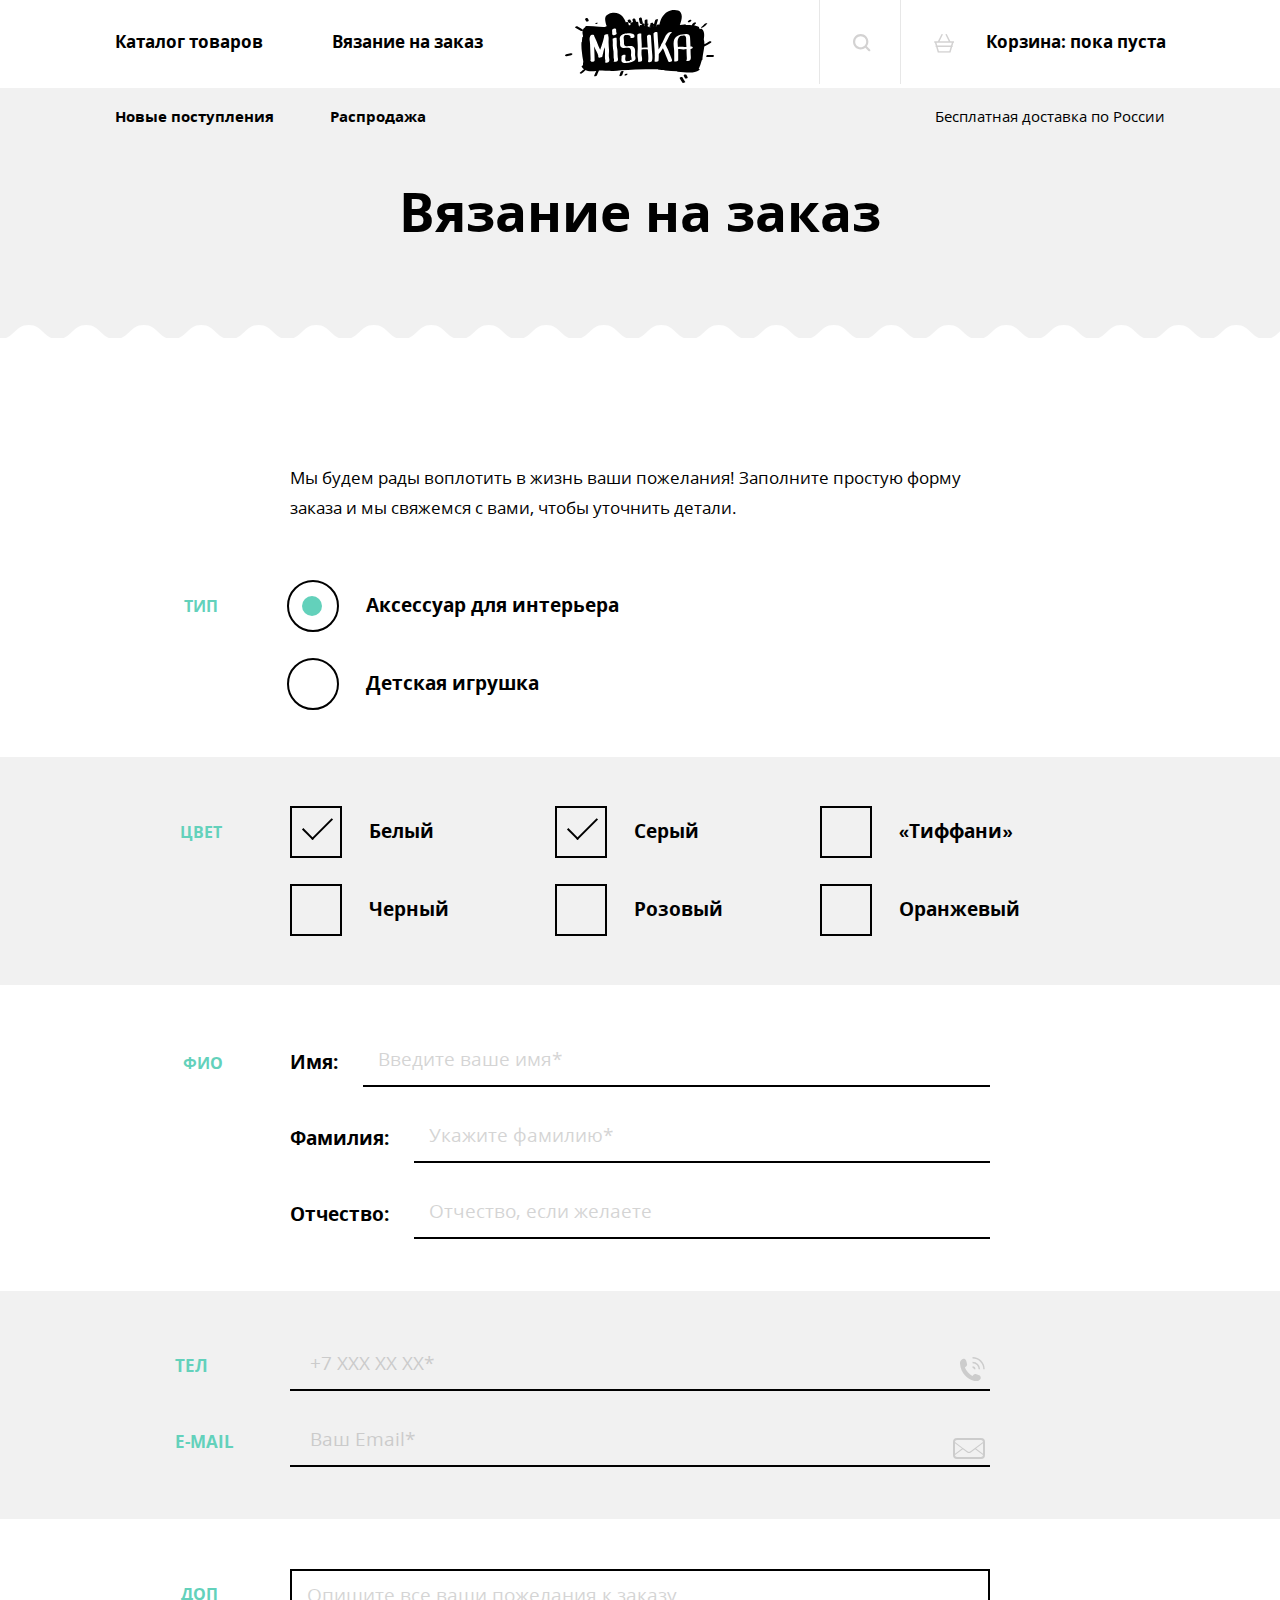
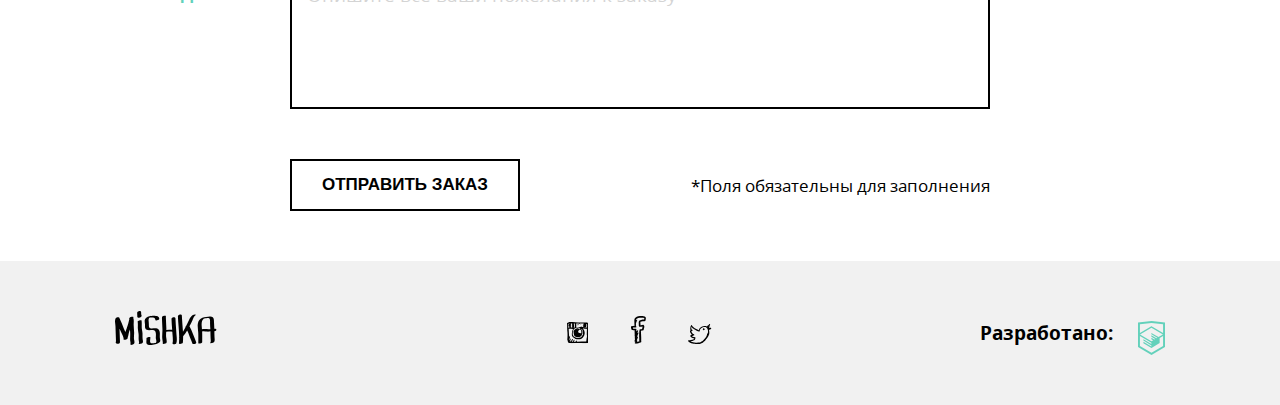
<file: form.html>
<!DOCTYPE html>
<html lang="ru">

<head>
  <meta charset="utf-8">
  <title>Mishka</title>
  <meta name="viewport" content="width=device-width,initial-scale=1">
  <meta name="format-detection" content="telephone=no">
  <link rel="stylesheet" href="css/style.css">
  <link rel="preload" href="fonts/opensans.woff2" as="font">
  <link rel="preload" href="fonts/opensansbold.woff2" as="font">
  <script>
    document.createElement( "picture" );
  </script>
  <script src="js/picturefill.js" async=""></script>
</head>

<body>
  <header class="page-header">

    <svg display="none">

      <symbol viewBox="-0.8 -0.8 17.6 17.6" id="icon-search">
        <path d="M16.47 14.93l-3.415-3.415A7.67 7.67 0 0 0 14.6 6.899C14.6 2.646 11.153-.8 6.9-.8S-.8 2.646-.8 6.899s3.446 7.7 7.699 7.7c1.734 0 3.326-.58 4.613-1.546l3.417 3.416c.203.202.418.33.771.33a1.1 1.1 0 0 0 1.1-1.1c0-.24-.061-.499-.33-.769zM1.399 6.899a5.5 5.5 0 1 1 11 0c0 3.038-2.462 5.5-5.5 5.5s-5.5-2.461-5.5-5.5z"></path>
      </symbol>

      <symbol viewBox="264.205 370.961 20.294 18.849" id="icon-cart">
        <path d="M283.75 378.19h-3.151l-3.407-6.814a.75.75 0 1 0-1.341.671l3.071 6.143h-9.138l3.072-6.143a.75.75 0 0 0-1.341-.671l-3.407 6.814h-3.151a.75.75 0 0 0 0 1.5h.157l.855 2.991a.737.737 0 0 0-.316.595c0 .396.309.71.697.739l1.656 5.795h12.697l1.656-5.795a.745.745 0 0 0 .698-.739.738.738 0 0 0-.316-.596l.854-2.991h.157a.75.75 0 1 0-.002-1.499zm-4.181 10.121h-10.433l-1.224-4.284h12.881l-1.224 4.284zm1.653-5.785h-13.739l-.81-2.836h15.359l-.81 2.836z"></path>
      </symbol>

      <symbol>
        <svg viewBox="0 0 101.615 34.056" id="icon-footer-logo"><path d="M19.135 21.495c-.083-2.683-.51-5.347-.475-8.035.028-2.174.389-4.41-.36-6.495.047-.237.096-.473.14-.711.193-1.045-3.271-.492-3.813.464-.343.28-.519.615-.375.957.037.086.069.174.102.261-.656 3.204-1.57 6.306-2.621 9.412-.402 1.188-.888 2.349-1.298 3.533-.582-1.104-1.169-2.194-1.643-3.377-1.374-3.433-2.612-6.902-4.287-10.206.19-1.528-3.204-1.368-3.873.032-.809 1.694-.705 3.403-.438 5.214.3 2.042.353 4.05.377 6.111.047 3.976.358 7.943.417 11.919-.354.395-.461.881-.091 1.375.162.216.361.382.571.549.904.724 3.5.107 3.496-1.271-.014-4.123-.312-8.238-.42-12.358a98.054 98.054 0 0 1-.024-1.21l.171.434c.64 1.604 1.31 3.163 2.185 4.654.868 1.478 1.303 3.064 1.803 4.677-.189.217-.303.462-.233.708-.039.18.07.292.251.36.639.548 1.841.274 2.509-.007a6.07 6.07 0 0 0 .826-.424c.345-.212.883-.679.729-1.159l-.087-.279c.47-1.27.709-2.589.965-3.93.272-1.428.782-2.78 1.295-4.133.052.619.106 1.238.156 1.855.204 2.554.033 5.072.007 7.626-.008.847.054 1.633.219 2.461.068.343.367 1.808.281 1.887-.611.564-.433 1.257.385 1.437.915.201 2.081-.105 2.77-.742 1.198-1.106.632-2.845.361-4.241-.452-2.342.095-4.964.022-7.348zm8.364.675c-.074-1.988-.765-3.862-.774-5.872-.011-2.305.181-4.593-.155-6.886-.106-.725-4.056.1-3.917 1.05.309 2.11.197 4.229.159 6.354-.037 2.044.468 3.898.73 5.904.269 2.054-.084 4.157.149 6.213.109.962.75 2.743.089 3.58-.42.532 1.469.342 1.553.326.769-.142 1.793-.392 2.304-1.038.653-.828.196-2.426.053-3.357-.316-2.059-.114-4.195-.191-6.274zm16.329-3.319c-2.062-2.784-5.889-.78-8.561-1.54-1.377-.392-1.395-2.271-1.392-3.396.004-1.426-.114-2.732-.273-4.146-.119-1.052-.024-2.121.746-2.904.142-.144.859-.336.81-.339a8.132 8.132 0 0 1 1.067-.093c1.549-.066 4.613.232 4.019 2.483-.266 1.01 3.596.431 3.877-.637 1.213-4.598-7.284-3.714-9.686-3.078-2.21.588-4.648 1.846-4.775 4.399-.061 1.219.273 2.379.325 3.587.061 1.39-.198 2.776.289 4.118 1.082 2.982 5.52 1.576 7.778 1.745 3.845.287 2.697 5.469 2.748 7.883.027 1.288 1.181 3.429.211 4.507-.595.662-1.982.699-2.792.768-.813.068-2.201.312-2.742-.461-.993-1.418.091-3.799-.121-5.425-.121-.924-4.066-.095-3.917 1.05.342 2.627-1.399 6.145 2.402 6.596 2.441.289 5.191-.161 7.5-.928 1.196-.396 2.307-.942 3.243-1.793 1.035-.941.694-2.348.417-3.547-.677-2.918.731-6.279-1.173-8.849zm17.327-.189c-.122-3.777-.69-7.513-.706-11.297-.008-1.971-3.963-1.305-3.957.343.015 3.608.497 7.167.682 10.764l.013.221c-1.949-.018-3.899.177-5.853.246.201-4.633-.611-9.227-.435-13.857.022-.582-3.874-.09-3.917 1.049-.171 4.475.587 8.915.453 13.392-.064 2.136-.245 4.264-.259 6.402-.007 1.095.171 2.183.329 3.263.146.999.484 2.331.182 3.318-.237.772 3.561.29 3.862-.694.544-1.778-.222-4.039-.405-5.839-.175-1.725-.039-3.499.083-5.248 2.03-.13 4.059-.297 6.08-.012.09 1.378.196 2.754.322 4.134a45.83 45.83 0 0 1 .196 3.475c.015 1.019.142 2.496-.221 3.461-.773 2.057 3.15 1.889 3.723.364.703-1.87.502-4.199.383-6.164-.148-2.443-.477-4.874-.555-7.321zm16.932 4.474c-.939-2.758-2.373-5.177-3.616-7.797 1.001-1.949 2.018-3.898 2.932-5.888.831-1.808 1.446-3.819 3.08-5.092.574-.447.55-.896-.255-.951-.875-.061-2.064.192-2.77.742-1.485 1.158-2.427 2.563-3.201 4.268a160.304 160.304 0 0 1-2.914 6.075l-.224.443c-.49.315-.785.762-.639 1.266-.792 1.563-1.6 3.117-2.499 4.61-.299-5.534-.955-11.061-1.15-16.6-.045-1.27-3.971-.479-3.917 1.049.243 6.868 1.219 13.719 1.286 20.587l-.047.051c-.301.308-.19.494.051.602a60.756 60.756 0 0 1-.209 5.254c-.472.745.463 1.139 1.084 1.139h.096c.739 0 2.626-.35 2.718-1.364.191-2.1.251-4.196.232-6.291 1.59-1.715 2.89-3.63 4.055-5.635.759 1.48 1.482 2.972 1.989 4.582.861 2.741 2.299 5.261 3.131 8.014.544 1.806 4.457.738 3.917-1.049-.829-2.753-2.204-5.297-3.13-8.015zm23.503-4.635c-.21-.832-1.372-.849-2.271-.77-.012-.335-.02-.671-.036-1.006-.125-2.661-.165-5.379-.392-8.032-.209-2.458-1.585-3.337-3.972-3.247-2.416.092-5.229.527-7.482 1.403-2.607 1.014-4.058 2.935-4.559 5.681-.549 3.014.24 6.219.373 9.246.154 3.503.066 7.014.062 10.519 0 .573 3.916.031 3.917-1.049.003-2.776.042-5.551 0-8.327a52.196 52.196 0 0 0-.102-2.444c1.369-.593 3.687.012 5.05.141 1.107.104 2.169-.166 3.244-.292.021 2.312.107 4.635.202 6.944.049 1.184.477 3.53-.354 4.511-.437.516 1.48.343 1.555.33.793-.146 1.761-.401 2.303-1.041.949-1.12.456-3.79.401-5.126-.078-1.91-.102-3.824-.141-5.737 1.154-.147 2.417-.854 2.202-1.704zm-14.618-.15c-.103-1.245-.217-2.49-.303-3.743-.16-2.331.117-5.583 2.29-6.999.58-.379 1.675-.315 2.354-.438.97-.176 1.956-.389 2.829.19 1.21.802.912 3.657.911 4.869-.003 2.005.207 4.001.31 6.003-.552.055-1.111.089-1.683.076-2.286-.053-4.544-.413-6.708.042zM24.108 6.7a3.157 3.157 0 0 0 1.477-.524l.256-.216c.52-.335.972-.827.728-1.361-.504-1.105-.423-2.231-.416-3.414.006-.958-.963-1.246-1.781-1.174-.723.063-2.168.581-2.175 1.52-.006.993-.071 2.016.109 2.992-.047.113-.074.239-.104.355-.055.212.016.42.142.59l.002.134.015.335a.901.901 0 0 0 .429.53c.388.233.878.275 1.318.233z"></path>
      </svg></symbol>

      <symbol viewBox="53.115 53.19 21.769 21.334" id="icon-instagram">
        <path d="M74.881 65.336c-.013-2.395-.344-4.788-.303-7.135a37.854 37.854 0 0 0-.152-2.278c-.105-.3-.111-.699-.152-1.062-.26-.17-.222-.64-.456-.835-.423-.233-1.201-.114-1.744-.22-.657-.026-1.254-.115-1.899-.153-1.936-.101-3.973-.076-5.996-.076-2.001 0-3.954-.145-5.695-.379h-2.202c-.097.004-.105.098-.227.076-.599.034-1.077.188-1.595.303-.21.119-.421.235-.683.304-.136.192-.513.145-.607.379-.186.212.185.451 0 .607v.911c.173.13.027.58.075.835v.987c-.017 1.281.134 2.397.076 3.72.467 2.762.374 6.537.076 9.413.155.579.363 1.105.455 1.746.256.479.335 1.133.683 1.52.502.206 1.233.186 1.898.229.383.098.667.293 1.14.3 2.843-.21 5.496-.154 8.427-.229 2.704.24 5.802.188 8.275-.228.195-.134.128-.529.228-.76-.056-.385.207-.449.228-.759.131-2.395.164-4.789.15-7.216zm-12.982-6.225c.757-.153 1.48-.341 2.429-.304.71.076 1.287.283 1.897.456.116.184-.243.547.153.684v.076c.059.017.149.002.151.076.445.035.794.167 1.063.379.45.055.536.476 1.138.3-.091.213-.084.524-.075.835.324 1.183.475 2.81.303 4.252-.164.163-.215.442-.303.683-.311.322-.481.785-.836 1.062-.095.236-.25.408-.454.533-.116.213-.206.452-.457.53-.298.163-.577.011-.834-.076-.446.162-.904.312-1.215.607-.816-.096-1.648-.175-2.43-.304-.242-.139-.487-.273-.835-.305a1.997 1.997 0 0 0-.836-.455c-.101-.127-.337-.118-.455-.229-.198-.029-.229-.227-.456-.229-.118-.412-.443-.618-.532-1.062-.226-.331-.308-.805-.455-1.215-.043-1.434.091-2.692.379-3.796.346-.591.779-1.094 1.138-1.67.249.021.365-.09.38-.304.306.053.434-.072.684-.075.257.008.269-.309.458-.449zm-1.67-2.733c-.117-.263-.066-.691-.075-1.062-.007-.285.278-.279.304-.532-.003-.074-.093-.059-.152-.076.126-.146.701-.097.834 0 .132.537-.354.455-.531.684.011.167.322.032.456.076.029.854-.059 1.496 0 2.202h-.456c-.007.234.229.226.456.228-.059.286.092.363.075.607-.226.153-.716.042-1.062.075-.103-.594.235-1.375.151-2.202zm-.683-1.594c.088-.013.134.016.151.076.179.253.01.683-.076.911-.173-.179-.026-.682-.075-.987zm.152 1.822c-.132-.069-.168-.237-.152-.456.132.071.167.238.152.456zm0 1.367c-.058.139-.082-.045-.076-.152.058-.139.081.045.076.152zm-.152.228c.175-.024.084.219.228.227-.009.193-.283.179-.38.077.039-.112.113-.193.152-.304zm-2.354-1.216c.006-.108.013-.214-.076-.228-.073-.733.13-1.415 0-1.973.25-.155.769-.042 1.139-.077v1.139c-.088.064-.203.101-.379.077-.054.28.324.131.379.304.008.853-.056 1.777.152 2.429-.565-.059-.906.107-1.442.076.097-.612-.019-1.435.531-1.594-.012-.141-.257-.047-.304-.153zm-.531 0c-.204.021-.217-.534-.077-.607.328.006.249.501.077.607zm-.152.988c.077-.312.034-.304.075-.683.228.013.26.77-.075.683zm.228-2.05c-.263.054-.273-.266-.153-.38.263-.053.272.267.153.38zm0-1.139c.033.159-.052.201-.076.304-.176.023-.084-.219-.229-.229.025-.102.191-.062.305-.075zm-.228 3.721c.148-.031.11.345-.076.227a.363.363 0 0 0 .076-.227zm-.684-3.721c.029.259-.438.32-.379 0h.379zm-.987.076c-.034.219-.326.179-.379.379-.214-.17.084-.468.379-.379zm-.455.759c.226-.205.451-.41.684-.607-.021-.123.071-.131.076-.228h.229c.102.381-.261.296-.305.531.021.122-.072.131-.075.227.02.335.121.588.075.988-.27.008-.276.28-.607.227.022-.428-.135-.674-.077-1.138zm.076 3.265V57.29c.195-.185.396-.364.607-.532.295.489.179 1.392.455 1.897-.275.157-.75.111-1.062.229zM72.68 69.968c-.109.954-.158 1.968-.379 2.809-2.89.123-6.02.005-8.883.153-.199.045-.273-.031-.229-.229-.253 0-.258.247-.531.229.201-.336.438-.898.151-1.291-.797.013-.797.821-1.138 1.291-.686-.053-1.137.127-1.823.075.18-.705.75-1.021.911-1.745-.395-.55-.989.138-1.214.455-.204.48-.557.81-.76 1.29H57.8c.238-.469.489-.926.759-1.366.171-.512.625-.741.683-1.367-.157-.28-.42-.029-.683 0-.123.182-.272.335-.38.531-.232.376-.501.714-.684 1.14-.181.208-.335.003-.53.227-.389.271-.581.736-.988.987-.174-.06.039-.356.153-.38.045-.181-.096-.55.075-.607.063-.366.212-.647.379-.91.119-.742.521-1.199.684-1.898-.559.099-.674.643-.988.987-.212.445-.542.772-.683 1.291-.174-.131-.028-.58-.076-.836.122-.586.298-1.119.38-1.746.133-.22.173-.535.228-.834.168-.209.046-.61-.077-.761-.226.027-.374.133-.455.304-.192-.032-.193.506-.304.304-.045-2.587-.451-4.812-.456-7.438.026-.331-.183-.424-.228-.685 1.629.028 3.121.091 4.783.229-.089.139-.199.257-.304.379-.144.07-.226.173-.378.304-.604 1.653-.975 3.984-.607 6.15.229.58.589 1.029.986 1.441.907.485 1.635 1.149 2.506 1.671 1.701.361 3.84.369 5.541 0 .236-.12.484-.226.685-.38 1.364-1.242 2.753-2.459 2.961-4.859v-1.367c-.197-1.598-.688-2.905-1.747-3.644.331-.22 1.099.043 1.67.076.223.013.447.014.684 0 .408-.024.928-.055 1.443 0 .144.187.113.544.228.76-.062 1.684-.192 3.3-.152 5.087.103.454.127.986.229 1.441-.091.973-.237 1.89-.457 2.732zm.379-11.16c-.639-.12-1.232-.284-1.897-.379.072-.333.799-.01.987-.228.385-.223.295-.92.304-1.51.032-.348.114-.644.076-1.063-.401-.951-1.783-.421-2.886-.455-.225.718-.47 1.8-.304 2.657.169.49 1.024.292 1.519.456-.14.332-.688.057-.987.076-.296-.083-.707-.052-.986-.151-2.285.078-4.284.004-6.529.151.117-1.248.063-2.465-.076-3.645h3.112c-.344.364-.912.507-1.29.835-.44.244-.861.505-1.139.911.249.134.535-.245.759-.379.355-.074.479-.381.835-.455.423-.438 1.096-.625 1.67-.912.378-.022.697.013.987.077 1.283.007 2.456.126 3.796.076.614.145 1.45.069 1.974.304.107.298.231.579.305.911.008.986-.149 1.816-.23 2.723zm-5.845-3.72c.11-.047-.009-.092 0 0zm0 0c-.529.154-1.019.348-1.367.682.484-.198 1.059-.306 1.367-.682zm1.062.607c.111-.047-.007-.091 0 0zm-1.746.911c.727-.158 1.181-.591 1.746-.911-.437.019-.592.32-.987.379-.215.217-.6.26-.759.532zm-.683-.835c-.111.047.007.092 0 0zm-.683.607c.11-.046-.008-.092 0 0zm-.075.076c.063.014.07-.03.075-.076-.064-.014-.072.03-.075.076zm-.077.076c.064.014.072-.03.077-.076-.067-.013-.072.029-.077.076zm-.834.608c.346-.134.613-.348.834-.607a2.018 2.018 0 0 0-.834.607zm2.276.987c.533-.049.749-.416 1.215-.531.284-.298.784-.381.987-.76-.56.023-.766.399-1.216.531-.284.297-.751.413-.986.76zm-2.276-.987c-.317-.074-.016.227 0 0zm-.533.379c.021.021.115-.037.076-.077-.021-.02-.116.038-.076.077zm2.809.608c-.11.047.007.091 0 0zm-1.14 1.821c-.223-.231-.676-.233-.986-.379-.697-.038-1.223.093-1.746.229-.304.151-.607.304-.91.454-.266.166-.444.417-.76.532-.205.225-.352.51-.684.607-.004.223-.173.281-.304.379-.089.115-.094.312-.227.381-.007.12.036.29-.076.303.108 1.512.291 2.948.683 4.177.287.623.975.846 1.442 1.29.589.297 1.328.444 2.126.531.277-.052.553-.105.911-.076a5.088 5.088 0 0 0 2.81-1.441c.1-.281.252-.508.455-.684-.254-.671.293-1.098.455-1.59.002-1.344-.201-2.48-.607-3.415-.256-.579-.92-.751-1.366-1.139-.059-.018-.15-.003-.151-.077-.269-.136-.733-.239-1.065-.082zm-3.415 4.327c-.113-.063-.109-.244-.152-.379.256-.078.118.237.152.379zm.076.305c.041-.117.079-.006.076.075-.04.118-.079.005-.076-.075zm.456-2.051c.015-.086.075-.042.075 0-.014.087-.075.043-.075 0zm1.67-2.125c-.203.258.041.576.077.836-.305-.039-.574-.887-.077-.836zm.379 3.948c-.04-.038.055-.097.076-.076.04.038-.054.097-.076.076zm.759 2.884c.034-.109.066.008.152 0-.018.097-.15.077-.152 0zm2.201-2.581c-.233-.057-.145.208-.379.152.069-.159.118-.338.229-.455.134.019.172.13.15.303zm-1.137-3.796c.211.119.441.217.606.381.085.219.243.363.38.529.058.778.179 1.492.151 2.354-.257.099-.438.271-.683.381-.78-.006-1.358-.212-1.897-.456-.171-.259-.355-.505-.532-.759v-1.062c.17-.185.319-.391.456-.607.228-.127.508-.201.454-.607-.038-.062-.078-.124-.075-.229.158.045.245.159.379.229.323.017.41-.2.761-.154z"></path>
      </symbol>

      <symbol viewBox="56.519 49.996 14.962 27.718" id="icon-facebook">
         <path d="M68.181 55.188c1.026.029 1.993 0 2.681-.3.391-.818.556-1.854.619-2.989-.19-.015-.062-.337-.207-.399-.029-.202-.278-.195-.309-.398-.277-.165-.457-.422-.723-.598-.727-.162-1.44-.335-2.164-.499-.849.044-1.895-.103-2.58.1-2.619-.04-3.997 1.12-5.259 2.392-.023.078-.003.197-.105.199-.574 1.587-.125 3.621-.204 5.581.099.436.107.958.204 1.395-.998.296-2.212.387-3.402.499-.317.324-.178 1.089-.206 1.693.085.583.278 1.06.413 1.595.211.193.596.396.825.498.065.029.071.082.103.1.506.268 1.451.008 2.268.1-.136 1.978.256 3.915 0 5.68.007.327.295.382.208.798-.001.963-.067 1.99.208 2.69-.287.455-.497.982-.415 1.794.122.016.114.157.105.299-.075.47.643.175.515.698.162.456-.428.184-.413.498v.896c.53.285 1.462.182 2.268.199.908-.419 2.188-.479 2.785-1.196.459.235.916-.014 1.238-.199-.018-.315.273-.333.205-.698-.004-.328-.173-.496-.103-.896v-2.89c-.206-2.293-.048-4.938-.309-7.176.888-.105 1.917-.075 2.578-.398.357-.451.377-1.23.516-1.895.177-.226.221-.583.206-.996.19-.213.068-.729.104-1.096-.141-.595-.168-1.3-.825-1.39-.884-.235-2.043.595-2.991.299.049-1.134-.293-2.342 0-3.388.746-.181 1.446-.4 2.166-.602zm-3.818 4.783c.117.254.254.486.414.698.079.022.203.003.205.101a10.319 10.319 0 0 0 3.096-.299c0 .998-.271 1.733-.518 2.492-.662.045-1.467.3-1.958.198-.276.165-.372.506-.62.698-.049.441.142.495 0 .797-.201.137-.055.611-.205.796v1.496c.085.281-.146.258-.104.497v3.488c-.085.281.146.258.104.498v2.989c.063.271-.132.791.103.896-.07.364-.412-.021-.824.1-.528.122-.926.369-1.548.4.117-.353.32-.622.311-1.097.049-.381-.365-.312-.516-.49.193-.644.562-1.117.722-1.793.197-.515.714-1.298.31-1.794-.522-.105-.521.293-.826.398-.022.077-.002.196-.103.199-.023.077-.003.196-.103.199.01.12-.151.062 0 0 .022-.078.002-.197.103-.199.023-.077.002-.197.103-.199v-.299c.368-.575.67-1.214.826-1.993.191-.28.283-.656.412-.997.156-.262.34-.869.104-1.195-.517.033-.796.295-.93.697-.32-.189.161-.434.104-.697.138-.231.169-.566.309-.797.202-.413.564-1.304 0-1.596-.438-.023-.612.207-.723.498-.214.191-.43.383-.516.698-.373-.07-.143-.727-.206-1.097-.067-.52.122-.899 0-1.195-.56-.799-2.026-.105-3.197-.299-.108-.307-.222-.984-.104-1.195 1.045-.088 2.479.201 3.197-.199.024-.078.003-.197.104-.199.094-.723-.271-1-.515-1.396.232-.806.04-2.02.104-2.989.233-.141.328-.414.515-.598.112-.955.673-1.476.722-2.49-.273.001-.607-.055-.619.199-.302-.114-.382.479-.515.199-.112-.541.246-.626.309-.997.599-.418 1.212-.82 1.856-1.195 1.741-.244 4.648-.449 6.086.198.051.616-.287.854-.207 1.496h-1.546c-1.092.24-1.987.672-2.991.997-.24.066-.276.331-.516.398-.036.396-.225.646-.311.996-.079 1.431.133 2.589.102 3.978z"></path>
      </symbol>

      <symbol viewBox="52.253 53.771 23.494 20.168" id="icon-twitter">
         <path d="M75.706 57.855c-.227-.366-.909-.277-1.407-.371h-1.112c.142-.353.343-.646.52-.963.056-.438.254-.734.223-1.26.129-.167.176-.417.296-.593.104-.144.242-.477.074-.667-.051-.221-.295-.249-.593-.222a.515.515 0 0 0-.222.148c-.448.433-.778 1.014-1.261 1.408-.009.008-.062 0-.074 0-.087.005-.033.046-.075.074-.146.098-.257.152-.369.223-.284.176-.547.445-.891.519-.529-.211-1.156-.326-1.852-.37-1.157.102-2.303.215-3.038.741-.911.35-1.477 1.042-2.149 1.63-.049.32-.342.398-.37.741-.005.045-.012.088-.073.074.043.241-.051.345-.074.519-.001.133.199.431 0 .52-.822-.12-1.485-.63-2.149-.964-.718-.36-1.468-.604-2.074-1.111-.716-.322-1.26-.816-1.778-1.334-.208-.312-.542-.496-.667-.89-.379-.164-.175-.912-.741-.889-.315-.043-.345.199-.444.37-.07.227-.361.232-.371.519-.004.046-.011.088-.074.075-.17 1.089-.527 1.992-.519 3.26.129.415.35.738.593 1.038-.418.051-.716.222-.89.519-.06 1.073.378 1.647.742 2.297.134.384.352.685.593.963.017.229.206.288.296.445.019.105.123.125.149.223-.04.105.289.18.073.221-.413.131-1.016.07-1.259.371-.109.279-.109.833 0 1.111.034.237.282.262.296.519.499.417 1.082.747 1.631 1.112.574.166 1.211.271 1.852.37-.102.343-.338.551-.593.741-.78.381-1.849.474-2.742.74-.555.038-.956.23-1.556.223-.333.127-.854.075-1.112.223-.122.068-.102.096-.222.221-.134.412.111.74.444.89-.005.253.219.276.371.371.089.183.254.29.445.37.544.468 1.268.759 1.927 1.112.83.183 1.648.376 2.52.519.896.116 1.901.124 2.816.222h.963c.511.132 1.23.054 1.853.074.095-.102.322-.073.519-.074.522-.269 1.196-.385 1.631-.74.574-.241.989-.642 1.557-.89.866-.765 1.937-1.324 2.519-2.37.205-.189.351-.438.445-.74.265-.156.385-.454.593-.667.404-.41.706-.924 1.037-1.4.319-.496.576-1.054.89-1.556-.01-.405.306-.484.296-.89.193-.226.177-.662.371-.88-.033-.255.029-.415.074-.594.047-1.281-.047-2.422-.297-3.407.588-.155 1.181-.302 1.631-.593.52-.206.993-.603.808-1.281zm-3.408 4.076c-.153.859-.615 1.41-1.038 2.001.059.379-.104.538-.073.889a4.303 4.303 0 0 0-.371 1.037c-.203.267-.332.606-.519.89-.366.548-.777 1.051-1.186 1.557-.378.56-.912.965-1.334 1.481-.42.493-.942.885-1.407 1.334-.474.17-.89.396-1.26.667a5.06 5.06 0 0 0-.667.296c-.177.146-.499.145-.668.29-1.086.147-2.3.17-3.555.148-1.031-.105-2.115-.159-3.039-.371-.922-.189-1.511-.712-2.297-1.037.153-.242.634-.154.963-.222.031-.166.394-.003.444-.149.257.06.285-.109.52-.07.563-.201 1.23-.302 1.705-.593.282-.138.406-.434.667-.593.033-.189.104-.341.222-.444.047-.275.201-.441.148-.815.111-.21.299-.343.296-.667-.074-.147-.128-.316-.296-.371-.026-.196-.377-.067-.444-.222-.255.032-.416-.029-.593-.075-.154-.043-.487.092-.519-.073-.842-.023-1.3-.43-1.853-.74.431-.262 1.032-.353 1.333-.742.516-.076 1.058-.129 1.112-.666 0-.717-.771-.661-1.333-.815-.773-.66-1.194-1.672-1.779-2.52.238-.157.564-.226.741-.444.454.058.54-.251.667-.52.019-.488-.333-.605-.593-.815a3.49 3.49 0 0 1-.667-.74c-.003-.818-.021-1.652.074-2.372.063-.014.07.029.074.074.227.441.559.775.815 1.186.532.357.925.853 1.556 1.112.452.413 1.108.621 1.557 1.038.601.263 1.158.57 1.704.889.669.194 1.056.673 2.001.593.198-.098.394-.199.593-.297.258-.456-.059-1.079.147-1.63.255-.659.797-1.031 1.26-1.481.29-.155.555-.335.815-.519.347-.098.675-.216.964-.37a6.223 6.223 0 0 0 1.037-.148h1.26c.244.052.475.119.74.148.209.137.38.313.666.371.789.693 1.271 1.696 1.409 3.039-.122.484.053.873.001 1.481zm.296-5.632c-.129.34-.23.707-.593.815-.017-.105-.122-.125-.147-.222-.012-.209.209-.186.296-.296.162-.085.245-.248.444-.297-.007-.09.108-.046 0 0zm-5.484 3.038c.163.135.284.31.519.371.101.221.314.327.594.37.047-.15.346-.049.37-.222.174-.023.166-.229.296-.297-.018-.55-.129-1.006-.37-1.333-.758-.423-1.676.039-1.409 1.111z"></path>
      </symbol>

      <symbol viewBox="0 0 24.829 24.333" id="icon-phone">
        <path d="M17.321 24.333h-1.115c-4.904-.58-8.497-2.857-11.11-5.772C2.473 15.637.402 11.875 0 6.817V5.459c.091-.921.544-1.55 1.067-2.086.65-.666 1.63-1.522 2.522-1.553.659-.022 1.78.451 2.232 1.066.388.53.595 1.59.775 2.378.185.797.6 1.95.485 2.717-.176 1.196-1.764 1.703-2.231 2.572 1.551 3.721 4.089 6.456 7.472 8.345.847-.465 1.595-1.864 2.767-1.892.428-.012.972.209 1.406.34.477.143.891.326 1.311.484.705.266 1.957.621 2.378 1.213.433.61.681 1.608.581 2.231-.194 1.234-2.227 2.603-3.444 3.059zM12.529 1.528c5.949 0 10.771 4.822 10.771 10.771h1.529C24.829 5.507 19.323 0 12.529 0v1.528z"></path><path d="M12.529 9.327v1.552a1.42 1.42 0 0 1 1.421 1.42h1.553a2.973 2.973 0 0 0-2.974-2.972zm0-3.081a6.054 6.054 0 0 1 6.056 6.054h1.588a7.642 7.642 0 0 0-7.644-7.641v1.587z"></path>
      </symbol>

      <symbol viewBox="0 0 32 32" id="icon-mail">
        <path d="M28 5H4a4 4 0 0 0-4 4v13a4 4 0 0 0 4 4h24a4 4 0 0 0 4-4V9a4 4 0 0 0-4-4zM2 10.25l6.999 5.25L2 20.75v-10.5zM30 22c0 1.104-.898 2-2 2H4c-1.103 0-2-.896-2-2l7.832-5.875 4.368 3.277a3 3 0 0 0 3.599 0l4.369-3.277L30 22zm0-1.25l-7-5.25 7-5.25v10.5zm-12.801-2.148c-.35.263-.763.4-1.199.4s-.851-.139-1.2-.4L10.665 15.5l-.833-.625L2 9.001V9c0-1.103.897-2 2-2h24c1.102 0 2 .897 2 2l-12.801 9.602z"></path>
      </symbol>

    </svg>

    <a class="page-header__logo" href="index.html">
      <picture>
        <source media="(min-width: 1150px)" srcset="img/logo-desktop.svg">
        <source media="(min-width: 768px)" srcset="img/logo-tablet.svg">
        <img class="page-header__logo-image" src="img/logo-mobile.svg" alt="Магазин «Мишка»">
      </picture>
    </a>
  <!-- main-navigation--closed  -->
    <nav class="main-navigation">
      <button class="main-navigation__toggle" type="button"><span class="visually-hidden">Открыть меню</span></button>
      <div class="main-navigation__wrapper">
        <ul class="main-navigation__list">
          <li class="main-navigation__item main-navigation__item-catalog"><a class="main-navigation__link" href="catalog.html">Каталог товаров</a></li>
          <li class="main-navigation__item main-navigation__item-order">
            <a class="main-navigation__link" href="#">Вязание на заказ</a>
          </li>
          <li class="main-navigation__item main-navigation__item-search">
            <a class="main-navigation__link" href="#">
              <svg width="17.6" height="17.6"><use xlink:href="#icon-search"></use></svg>
              <span class="main-navigation__link-search">Поиск по сайту</span></a>
          </li>
          <li class="main-navigation__item main-navigation__item-cart">
            <a class="main-navigation__link" href="#">
              <svg width="20.294" height="18.849"><use xlink:href="#icon-cart"></use></svg>
              <span class="main-navigation__link-cart">Корзина: пока пуста</span></a>
          </li>
          <li class="main-navigation__item main-navigation__item-new main-navigation__item--desktop">
            <a class="main-navigation__link" href="#">Новые поступления</a>
          </li>
          <li class="main-navigation__item main-navigation__item-sale main-navigation__item--desktop">
            <a class="main-navigation__link" href="#">Распродажа</a>
          </li>
        </ul>

        <p class="main-navigation__delivery">Бесплатная доставка по России</p>
      </div>
    </nav>

  </header>

  <main class="page-form">
    <div class="page-form__wrapper-page-title">
      <h2 class="page-form__title">Вязание на заказ</h2>
    </div>
    <p class="page-form__paragraph">Мы будем рады воплотить в жизнь ваши пожелания! Заполните простую форму заказа и мы свяжемся с вами, чтобы уточнить детали.</p>

    <form class="form" action="https://echo.htmlacademy.ru" method="post">
      <fieldset class="form__fieldset">
        <div class="form__wrapper">
          <p class="form__legend">Тип</p>
          <ul class="form__list">
            <li class="form__item">
              <input class="visually-hidden form__input form__input--radio" id="accessory" type="radio" name="type" value="type-accessory" checked="">
              <label class="form__label form__label--radio" for="accessory">Аксессуар для интерьера</label>
            </li>
            <li class="form__item">
              <input class="visually-hidden form__input form__input--radio" id="toy" type="radio" name="type" value="type-toy">
              <label class="form__label form__label--radio" for="toy">Детская игрушка</label>
            </li>
          </ul>
        </div>
      </fieldset>

      <fieldset class="form__fieldset">
        <div class="form__wrapper form__wrapper-color">
          <p class="form__legend">Цвет</p>
          <ul class="form__list">
            <li class="form__item">
              <input class="visually-hidden form__input form__input--checkbox" id="white" type="checkbox" name="white-color" checked="">
              <label class="form__label form__label--checkbox" for="white" tabindex="0">Белый</label>
            </li>
            <li class="form__item">
              <input class="visually-hidden form__input form__input--checkbox" id="gray" type="checkbox" name="gray-color" checked="">
              <label class="form__label form__label--checkbox" for="gray" tabindex="0">Серый</label>
            </li>
            <li class="form__item">
              <input class="visually-hidden form__input form__input--checkbox" id="tiffany" type="checkbox" name="tiffany-color">
              <label class="form__label form__label--checkbox" for="tiffany" tabindex="0">«Тиффани»</label>
            </li>
            <li class="form__item">
              <input class="visually-hidden form__input form__input--checkbox" id="black" type="checkbox" name="black-color">
              <label class="form__label form__label--checkbox" for="black" tabindex="0">Черный</label>
            </li>
            <li class="form__item">
              <input class="visually-hidden form__input form__input--checkbox" id="pink" type="checkbox" name="pink-color">
              <label class="form__label form__label--checkbox" for="pink" tabindex="0">Розовый</label>
            </li>
            <li class="form__item">
              <input class="visually-hidden form__input form__input--checkbox" id="orange" type="checkbox" name="orange-color">
              <label class="form__label form__label--checkbox" for="orange" tabindex="0">Оранжевый</label>
            </li>

          </ul>
        </div>
      </fieldset>

      <fieldset class="form__fieldset">
        <div class="form__wrapper">
          <p class="form__legend">Фио</p>
          <div class="form__wrapper-name">
            <p>
              <label class="form__label" for="user-name">Имя:</label>
              <input class="form__input" id="user-name" type="text" name="name" placeholder="Введите ваше имя*" required="">
            </p>
            <p>
              <label class="form__label" for="user-surname">Фамилия:</label>
              <input class="form__input" id="user-surname" type="text" name="surname" placeholder="Укажите фамилию*" required="">
            </p>
            <p>
              <label class="form__label" for="user-patronymic">Отчество:</label>
              <input class="form__input" id="user-patronymic" type="text" name="patronymic" placeholder="Отчество, если желаете">
            </p>
          </div>
        </div>

      </fieldset>

      <fieldset class="form__fieldset form__fieldset--contacts">
        <div class="form__wrapper form__wrapper-contacts">
          <p class="visually-hidden">Контактная информация</p>
          <p>
            <label class="form__label" for="phone">Тел</label>
            <input class="form__input" id="phone" type="tel" name="phone-number" placeholder="+7 ХХХ ХХ ХХ*">
            <svg class="form__input--icon" width="24.829" height="24.333"><use xlink:href="#icon-phone"></use></svg>
          </p>
          <p>
            <label class="form__label" for="user-email">E-mail</label>
            <input class="form__input" id="user-email" type="email" name="email" placeholder="Ваш Email*">
            <svg class="form__input--icon" width="32" height="32"><use xlink:href="#icon-mail"></use></svg>
          </p>
        </div>
      </fieldset>

      <fieldset class="form__fieldset">
        <div class="form__wrapper form__wrapper-textarea">
          <p class="form__legend">Доп</p>
          <textarea class="form__textarea" name="user-message" rows="3" placeholder="Опишите все ваши пожелания к заказу"></textarea>
        </div>
      </fieldset>

      <div class="form__wrapper form__wrapper-button">
        <p class="form__required-info"> *Поля обязательны для заполнения
        </p>
        <button class="form__button" type="submit">Отправить заказ</button>
      </div>

    </form>

  </main>

  <footer class="page-footer">
    <div class="page-footer__wrapper">
    <a class="page-footer__logo" href="index.html">
      <svg class="page-footer__logo-image" width="101.615" height="34.056">
        <use xlink:href="#icon-footer-logo"></use>
      </svg>
    </a>
    <div class="page-footer__social social">
      <ul class="social__list">
        <li class="social__item">
          <a class="social__link social__link--instagram" href="#"><span class="visually-hidden">Мы в Инстаграме</span>
            <svg width="21.769" height="21.334">
              <use xlink:href="#icon-instagram"></use>
            </svg>
          </a>
        </li>
        <li class="social__item">
          <a class="social__link social__link--facebook" href="#"><span class="visually-hidden">Мы в Фейсбуке</span>
            <svg width="14.962" height="27.718">
              <use xlink:href="#icon-facebook"></use>
            </svg>
        </a>
        </li>
        <li class="social__item">
          <a class="social__link social__link--twitter" href="#"><span class="visually-hidden">Мы в Твиттере</span>
            <svg width="23.494" height="20.168">
              <use xlink:href="#icon-twitter"></use>
            </svg>
        </a>
        </li>
      </ul>
    </div>
    <div class="page-footer__copyright copyright">
      <a class="copyright__link" href="#">
        <b class="copyright__text">Разработано:</b>
          <img src="img/logo-htmlacademy.svg" width="27" height="34" alt="Логотип HTML-Academy">
      </a>
    </div>
  </div>
  </footer>

  <script src="js/mo.min.js"></script>

  <script src="js/menu.js">
  </script>

  <script src="js/animation.js">
  </script>

  <script src="js/animation-form.js">
  </script>

</body>

</html>
</file>
<file: css/style.css>
@font-face {
  font-family: "Open Sans";
  src: url("../fonts/opensans.woff2") format("woff2"), url("../fonts/opensans.woff") format("woff");
  font-weight: 400;
  font-style: normal;
  font-display: swap; }

@font-face {
  font-family: "Open Sans";
  src: url("../fonts/opensansbold.woff2") format("woff2"), url("../fonts/opensansbold.woff") format("woff");
  font-weight: 700;
  font-style: bold;
  font-display: swap; }

.page-header {
  width: 100%;
  margin: 0 auto; }

.page-header__logo {
  display: block;
  border-bottom: 2px solid #ececec;
  /*
  &[href]:active {
    opacity: 0.3;
  }*/ }
  .page-header__logo[href]:hover {
    opacity: 0.6; }
  .page-header__logo[href] .page-header__logo-image:active {
    opacity: 0.3; }

.page-header__logo-image {
  display: block;
  width: 86px;
  margin: 0 auto;
  padding: 21px; }

@media (min-width: 768px) {
  .page-header {
    position: relative;
    display: -webkit-box;
    display: -ms-flexbox;
    display: flex;
    -ms-flex-wrap: wrap;
        flex-wrap: wrap;
    width: 768px;
    min-height: 100px;
    -webkit-box-sizing: border-box;
            box-sizing: border-box;
    margin: 0 auto;
    padding: 0 50px; }
  .page-header__logo {
    position: absolute;
    border-bottom: none; }
  .page-header__logo-image {
    width: 113px;
    padding-left: 0; } }

@media (min-width: 1150px) {
  .page-header {
    width: 1150px;
    padding: 0;
    z-index: 5; }
  .page-header__logo {
    position: absolute;
    left: calc(50% - 75px); }
  .page-header__logo-image {
    width: 149px;
    padding-top: 10px; } }

@media (max-width: 767px) {
  .main-navigation {
    width: 100%; }
  .main-navigation__toggle {
    position: absolute;
    top: 30px;
    right: calc(50% - 130px);
    width: 20px;
    height: 20px;
    background-color: transparent;
    border: none;
    cursor: pointer;
    overflow: visible; }
  @-webkit-keyframes zoomIn {
    from {
      opacity: 0;
      -webkit-transform: scale3d(0.3, 0.3, 0.3);
              transform: scale3d(0.3, 0.3, 0.3); }
    50% {
      opacity: 1; } }
  @keyframes zoomIn {
    from {
      opacity: 0;
      -webkit-transform: scale3d(0.3, 0.3, 0.3);
              transform: scale3d(0.3, 0.3, 0.3); }
    50% {
      opacity: 1; } }
  .main-navigation__toggle::before {
    position: absolute;
    content: "";
    left: -5px;
    top: 9px;
    width: 30px;
    height: 2px;
    -webkit-transform: rotate(45deg);
            transform: rotate(45deg);
    background-color: #000000;
    -webkit-animation-name: zoomIn;
            animation-name: zoomIn;
    -webkit-animation-duration: 0.7s;
            animation-duration: 0.7s; }
  .main-navigation__toggle::after {
    position: absolute;
    content: "";
    left: -5px;
    top: 9px;
    width: 30px;
    height: 2px;
    -webkit-transform: rotate(-45deg);
            transform: rotate(-45deg);
    background-color: #000000;
    -webkit-animation-name: zoomIn;
            animation-name: zoomIn;
    -webkit-animation-duration: 0.7s;
            animation-duration: 0.7s; }
  .main-navigation--closed .main-navigation__toggle {
    background-image: linear-gradient(to bottom, #ffffff 3px, #000000 3px, #000000 5px, #ffffff 5px, #ffffff 9px, #000000 9px, #000000 11px, #ffffff 11px, #ffffff 15px, #000000 15px, #000000 17px, #ffffff 17px);
    -webkit-animation-name: zoomIn;
            animation-name: zoomIn;
    -webkit-animation-duration: 0.7s;
            animation-duration: 0.7s; }
  .main-navigation--closed .main-navigation__list {
    display: none; }
  .main-navigation__toggle:hover {
    opacity: 0.6; }
  .main-navigation__toggle:active {
    opacity: 0.3; }
  .main-navigation--closed .main-navigation__toggle::before,
  .main-navigation--closed .main-navigation__toggle:after {
    display: none; }
  .main-navigation__item {
    border-bottom: 2px solid #ececec; }
  @-webkit-keyframes navigationShow {
    0% {
      opacity: 0; }
    100% {
      opacity: 1; } }
  @keyframes navigationShow {
    0% {
      opacity: 0; }
    100% {
      opacity: 1; } }
  .main-navigation__list {
    -webkit-animation-name: navigationShow;
            animation-name: navigationShow;
    -webkit-animation-duration: 1.3s;
            animation-duration: 1.3s; } }

.main-navigation__link {
  position: relative;
  color: #000000;
  text-decoration: none;
  display: block;
  width: 320px;
  -webkit-box-sizing: border-box;
          box-sizing: border-box;
  margin: 0 auto;
  padding: 27px 0 26px 75px;
  font-size: 17px;
  line-height: 24px;
  font-weight: bold; }

.main-navigation__delivery,
.main-navigation__item--desktop {
  display: none; }

.main-navigation__list {
  margin: 0;
  padding: 0;
  list-style: none; }

.main-navigation__link svg {
  position: absolute;
  left: 30px;
  top: 30px;
  fill: #d3d2d2;
  pointer-events: none; }

.main-navigation__link:hover {
  color: rgba(0, 0, 0, 0.6); }

.main-navigation__link:active {
  color: rgba(0, 0, 0, 0.3); }

.main-navigation__link:hover svg {
  fill: #63d1bb; }

.main-navigation__link:active svg {
  fill: rgba(99, 209, 187, 0.3); }

@media (min-width: 768px) {
  .main-navigation__toggle {
    display: none; }
  .main-navigation {
    width: 768px; }
  .main-navigation__list {
    display: -webkit-box;
    display: -ms-flexbox;
    display: flex;
    -ms-flex-wrap: wrap;
        flex-wrap: wrap;
    width: 668px;
    -webkit-box-sizing: border-box;
            box-sizing: border-box; }
  .main-navigation__item-catalog {
    width: 167px;
    -webkit-box-ordinal-group: 4;
        -ms-flex-order: 3;
            order: 3;
    z-index: 2; }
    .main-navigation__item-catalog .main-navigation__link {
      width: 167px; }
  .main-navigation__item-order {
    width: 167px;
    margin-right: 320px;
    -webkit-box-ordinal-group: 5;
        -ms-flex-order: 4;
            order: 4;
    z-index: 2; }
    .main-navigation__item-order .main-navigation__link {
      width: 167px; }
  .main-navigation__item-search {
    width: 80px;
    -webkit-box-ordinal-group: 2;
        -ms-flex-order: 1;
            order: 1;
    margin-left: 320px;
    padding: 10px 0;
    border-left: 1px solid #e7e7e7; }
    .main-navigation__item-search .main-navigation__link {
      width: 80px;
      padding: 8px 0; }
  .main-navigation__item-cart {
    width: 265px;
    -webkit-box-sizing: border-box;
            box-sizing: border-box;
    padding: 10px 0;
    -webkit-box-ordinal-group: 3;
        -ms-flex-order: 2;
            order: 2;
    border-left: 1px solid #e7e7e7; }
    .main-navigation__item-cart .main-navigation__link {
      width: 270px; }
  .main-navigation__link {
    position: relative;
    padding: 20px 0 20px 0;
    font-size: 15px;
    line-height: 24px; }
  .main-navigation__link-cart {
    padding-left: 85px;
    font-size: 17px; }
  .main-navigation__link svg {
    position: absolute;
    top: calc(50% - 8px);
    left: 33px; }
  .main-navigation__link-search {
    visibility: hidden; }
  .main-navigation__delivery {
    display: block;
    position: absolute;
    width: 334px;
    right: 0;
    bottom: 5px;
    margin-right: 50px;
    text-align: right;
    z-index: 3; } }

@media (min-width: 1150px) {
  .main-navigation {
    width: 1150px; }
  .main-navigation__item--desktop {
    display: block; }
    .main-navigation__item--desktop .main-navigation__link {
      font-size: 15px;
      line-height: 24px; }
  .main-navigation__list {
    width: 1150px;
    -webkit-box-align: center;
        -ms-flex-align: center;
            align-items: center;
    padding: 0 50px; }
  .main-navigation__item {
    margin: 0; }
    .main-navigation__item-catalog {
      margin-right: 50px;
      -webkit-box-ordinal-group: 2;
          -ms-flex-order: 1;
              order: 1; }
    .main-navigation__item-order {
      margin-right: 300px;
      -webkit-box-ordinal-group: 3;
          -ms-flex-order: 2;
              order: 2; }
    .main-navigation__item-search {
      margin-left: auto;
      -webkit-box-ordinal-group: 4;
          -ms-flex-order: 3;
              order: 3; }
    .main-navigation__item-cart {
      -webkit-box-ordinal-group: 5;
          -ms-flex-order: 4;
              order: 4; }
    .main-navigation__item-new {
      -webkit-box-ordinal-group: 6;
          -ms-flex-order: 5;
              order: 5; }
    .main-navigation__item-sale {
      margin-right: auto;
      -webkit-box-ordinal-group: 7;
          -ms-flex-order: 6;
              order: 6; }
    .main-navigation__item--desktop {
      width: 215px;
      z-index: 3; }
      .main-navigation__item--desktop .main-navigation__link {
        width: 175px;
        margin-left: 0; }
  .main-navigation__link {
    font-size: 17px; }
  .main-navigation__delivery {
    margin-left: 850px; } }

.catalog {
  background-color: #f9f9f9; }

.catalog__lead {
  display: block;
  width: 100%;
  -webkit-box-sizing: border-box;
          box-sizing: border-box;
  min-height: 283px;
  margin: 0 auto;
  padding: 70px 30px;
  font-size: 27px;
  line-height: 30px;
  font-weight: bold;
  text-align: center;
  background-image: url("../img/hero-mobile@1x.jpg");
  background-repeat: no-repeat;
  background-position: center -20px; }
  @media (-webkit-min-device-pixel-ratio: 1.5), (min-resolution: 144dpi), (min-resolution: 1.5dppx) {
    .catalog__lead {
      background-image: url("../img/hero-mobile@2x.jpg");
      background-size: 575px auto; } }

.catalog__list {
  margin: 0;
  padding: 0;
  list-style: none; }

.catalog__item--decor {
  background-color: #63d1bb; }

.catalog__item--child {
  background-color: #56c3b2; }

.catalog__item--decor:hover {
  position: relative;
  -webkit-box-shadow: 0 -14px 28px rgba(0, 0, 0, 0.25), 0 -10px 10px rgba(0, 0, 0, 0.22), 0 14px 28px rgba(0, 0, 0, 0.25), 0 10px 10px rgba(0, 0, 0, 0.22);
          box-shadow: 0 -14px 28px rgba(0, 0, 0, 0.25), 0 -10px 10px rgba(0, 0, 0, 0.22), 0 14px 28px rgba(0, 0, 0, 0.25), 0 10px 10px rgba(0, 0, 0, 0.22); }
  .catalog__item--decor:hover::before {
    position: absolute;
    content: "";
    bottom: -5px;
    left: -100%;
    width: 300%;
    height: 5px;
    background-color: #63d1bb;
    -webkit-transition: all linear 0.1s;
    transition: all linear 0.1s;
    z-index: 5; }
  .catalog__item--decor:hover .catalog__link {
    -webkit-transition: all linear 0.1s;
    transition: all linear 0.1s;
    padding-top: 22.5px;
    margin-bottom: 5px; }
    .catalog__item--decor:hover .catalog__link svg {
      -webkit-transition: all linear 0.1s;
      transition: all linear 0.1s;
      top: 15px;
      fill: #29a592; }

.catalog__item--child:hover {
  position: relative;
  -webkit-box-shadow: 0 -14px 28px rgba(0, 0, 0, 0.25), 0 -10px 10px rgba(0, 0, 0, 0.22), 0 14px 28px rgba(0, 0, 0, 0.25), 0 10px 10px rgba(0, 0, 0, 0.22);
          box-shadow: 0 -14px 28px rgba(0, 0, 0, 0.25), 0 -10px 10px rgba(0, 0, 0, 0.22), 0 14px 28px rgba(0, 0, 0, 0.25), 0 10px 10px rgba(0, 0, 0, 0.22); }
  .catalog__item--child:hover::before {
    position: absolute;
    content: "";
    bottom: -5px;
    left: -100%;
    width: 300%;
    height: 5px;
    background-color: #56c3b2;
    -webkit-transition: all linear 0.1s;
    transition: all linear 0.1s;
    z-index: 5; }
  .catalog__item--child:hover .catalog__link {
    padding-top: 22.5px;
    margin-bottom: 5px;
    -webkit-transition: all linear 0.1s;
    transition: all linear 0.1s; }
    .catalog__item--child:hover .catalog__link svg {
      top: 15px;
      -webkit-transition: all linear 0.1s;
      transition: all linear 0.1s;
      fill: #239f8e; }

.catalog__item:active .catalog__link {
  opacity: 0.5; }

.catalog__item--child:hover {
  position: relative; }
  .catalog__item--child:hover::before {
    position: absolute;
    content: "";
    bottom: -5px;
    left: -100%;
    width: 300%;
    height: 5px;
    background-color: #56c3b2; }
  .catalog__item--child:hover .catalog__link {
    padding-top: 22.5px;
    margin-bottom: 5px; }
    .catalog__item--child:hover .catalog__link svg {
      top: 15px;
      fill: #239f8e; }

.catalog__link {
  position: relative;
  color: #000000;
  text-decoration: none;
  display: block;
  width: 320px;
  -webkit-box-sizing: border-box;
          box-sizing: border-box;
  margin: 0 auto;
  padding: 27.5px;
  padding-right: 130px;
  color: #ffffff;
  font-size: 19px;
  line-height: 24px;
  font-weight: bold; }

.catalog__link svg {
  position: absolute;
  top: 22px; }

.catalog__link--decor svg {
  right: calc(50% - 123px);
  fill: #3bb09d; }

.catalog__link--child svg {
  right: calc(50% - 133px);
  fill: #35a999; }

@media (min-width: 768px) {
  .catalog {
    position: relative;
    margin-top: -60px;
    border-top: 1px solid #e7e7e7; }
  .catalog__lead {
    width: 668px;
    min-height: 627px;
    padding: 155px 60px;
    font-size: 43px;
    line-height: 50px;
    background-image: url("../img/hero-tablet@1x.jpg");
    background-position: center top; } }
  @media (min-width: 768px) and (-webkit-min-device-pixel-ratio: 1.5), (min-width: 768px) and (min-resolution: 144dpi), (min-width: 768px) and (min-resolution: 1.5dppx) {
    .catalog__lead {
      background-image: url("../img/hero-tablet@2x.jpg"); } }

@media (min-width: 768px) {
  .catalog__list {
    position: relative;
    width: 668px;
    display: -webkit-box;
    display: -ms-flexbox;
    display: flex;
    margin: 0 auto;
    margin-bottom: 50px; }
  .catalog::before {
    position: absolute;
    content: "";
    bottom: -3px;
    width: 100%;
    height: 16px;
    background-image: url("../img/bg-zigzag-fill.svg");
    background-size: cover;
    z-index: 2; }
  .catalog__item {
    width: 50%; }
    .catalog__item:hover::before {
      width: 100%;
      top: -5px;
      left: 0; }
    .catalog__item:hover {
      -webkit-box-shadow: 0 -14px 28px rgba(0, 0, 0, 0.25), 0 -10px 10px rgba(0, 0, 0, 0.22);
              box-shadow: 0 -14px 28px rgba(0, 0, 0, 0.25), 0 -10px 10px rgba(0, 0, 0, 0.22); }
  .catalog__link {
    width: 100%;
    font-size: 20px;
    line-height: 30px; }
  .catalog__link svg {
    top: 30px; }
    .catalog__link svg path {
      fill: rgba(60, 113, 104, 0.5); }
  .catalog__link--decor svg {
    right: calc(50% - 130px); } }

@media (min-width: 1150px) {
  .catalog {
    width: 100%;
    padding: 0; }
  .catalog::before {
    bottom: -12px;
    height: 25px;
    background-size: contain; }
  .catalog__lead {
    width: 1150px;
    min-height: 625px;
    margin: 0 auto;
    padding: 152px 200px;
    font-size: 53px;
    line-height: 57px;
    background-image: url("../img/hero-desktop@1x.jpg"); } }
  @media (min-width: 1150px) and (-webkit-min-device-pixel-ratio: 1.5), (min-width: 1150px) and (min-resolution: 144dpi), (min-width: 1150px) and (min-resolution: 1.5dppx) {
    .catalog__lead {
      background-image: url("../img/hero-desktop@2x.jpg"); } }

@media (min-width: 1150px) {
  .catalog__list {
    width: 1150px;
    -webkit-box-sizing: border-box;
            box-sizing: border-box;
    margin: 0 auto;
    margin-bottom: 127px;
    padding: 0 50px; }
  .catalog__link {
    margin: 0;
    padding-left: 35px;
    padding-right: 350px; }
  .catalog__link svg {
    left: 450px; }
  .catalog__link--child svg {
    left: 430px; } }

.goods-week {
  position: relative; }

.goods-week::before {
  position: absolute;
  content: "";
  bottom: 0px;
  width: 100%;
  height: 5px;
  background-image: url("../img/bg-zigzag-line.svg");
  background-size: contain;
  background-repeat: repeat; }

.goods-week__wrapper-title,
.goods-week__wrapper-block,
.goods-week__wrapper-price {
  width: 320px;
  -webkit-box-sizing: border-box;
          box-sizing: border-box;
  margin: 0 auto;
  padding: 0 30px; }

.goods-week__title {
  margin: 0;
  padding: 28px 0 5px;
  font-size: 25px;
  line-height: 30px; }

.goods-week__info {
  margin: 0;
  color: #63d1bb;
  font-size: 17px;
  line-height: 20px;
  text-transform: uppercase;
  font-weight: bold; }

.goods-week__paragraph {
  margin: 0;
  padding: 21px 0; }

.goods-week__characteristic {
  width: 260px;
  margin-bottom: 30px;
  border-collapse: collapse;
  line-height: 20px; }
  .goods-week__characteristic--row {
    border-bottom: 1px solid #ececec; }

.goods-week__characteristic-parameter {
  width: 90px;
  padding: 8px 7px 10px 0; }

.goods-week__characteristic-value {
  padding: 8px 0 10px; }

.goods-week__photo {
  display: block;
  width: 260px;
  margin: 0 auto;
  margin-bottom: 25px; }

.goods-week__price {
  margin: 0;
  margin-bottom: 25px;
  text-align: center;
  font-size: 17px;
  line-height: 24px;
  font-weight: bold; }

.goods-week__button {
  font-style: "Open Sans", "Arial", sans-serif;
  font-size: 17px;
  line-height: 20px;
  font-weight: bold;
  text-transform: uppercase;
  background-color: #ffffff;
  border: 2px solid #000000;
  width: 100%;
  padding: 14px;
  margin-bottom: 40px; }
  .goods-week__button:hover {
    background-color: #000000;
    color: #ffffff; }
  .goods-week__button:active {
    color: rgba(255, 255, 255, 0.3); }

@media (min-width: 768px) {
  .goods-week__wrapper {
    display: -webkit-box;
    display: -ms-flexbox;
    display: flex;
    -ms-flex-wrap: wrap;
        flex-wrap: wrap;
    width: 768px;
    -webkit-box-sizing: border-box;
            box-sizing: border-box;
    padding: 0 50px;
    margin: 0 auto; }
  .goods-week__wrapper-title {
    display: -webkit-box;
    display: -ms-flexbox;
    display: flex;
    width: 668px;
    -webkit-box-pack: justify;
        -ms-flex-pack: justify;
            justify-content: space-between;
    padding: 0; }
  .goods-week__title {
    padding: 0;
    margin-bottom: 55px;
    font-size: 43px;
    line-height: 50px; }
  .goods-week__info {
    width: 85px;
    text-align: center;
    margin-right: 20px;
    padding-top: 10px;
    line-height: 17px; }
  .goods-week__wrapper-block {
    width: 290px;
    margin: 0;
    margin-right: 45px;
    padding: 0;
    font-size: 17px;
    line-height: 30px; }
  .goods-week__paragraph {
    padding-top: 0;
    margin-top: -7px;
    margin-bottom: 15px; }
  .goods-week__characteristic {
    font-size: 15px;
    line-height: 20px; }
  .goods-week__photo {
    width: 333px; }
  .goods-week__wrapper-price {
    width: 290px;
    margin: 0;
    margin-top: -135px;
    padding: 0; }
  .goods-week__price {
    margin-bottom: 35px;
    font-size: 20px;
    line-height: 24px; }
  .goods-week__button {
    margin-bottom: 65px; }
  .goods-week::before {
    height: 15px;
    background-size: contain;
    background-repeat: repeat; } }

@media (min-width: 1150px) {
  .goods-week::before {
    height: 20px; }
  .goods-week__wrapper {
    width: 1150px;
    -webkit-box-sizing: border-box;
            box-sizing: border-box;
    padding: 0 50px; }
  .goods-week__wrapper-title {
    width: 100%;
    -webkit-box-pack: start;
        -ms-flex-pack: start;
            justify-content: flex-start; }
  .goods-week__title {
    font-size: 53px;
    line-height: 57px;
    -webkit-box-ordinal-group: 3;
        -ms-flex-order: 2;
            order: 2;
    z-index: 2; }
  .goods-week__info {
    width: 175px;
    -webkit-box-sizing: border-box;
            box-sizing: border-box;
    padding: 15px 35px 15px 20px;
    margin-right: 0; }
  .goods-week__wrapper-block {
    width: 350px;
    -webkit-box-sizing: border-box;
            box-sizing: border-box;
    margin-left: 175px;
    margin-right: 0;
    padding-right: 60px; }
  .goods-week__paragraph {
    margin-bottom: 30px; }
  .goods-week__characteristic {
    margin-bottom: 200px; }
  .goods-week__photo {
    width: 525px;
    height: 640px;
    margin-top: -165px; }
  .goods-week__wrapper-price {
    margin-left: 175px;
    margin-top: -140px;
    margin-bottom: 35px; } }

.about-us {
  width: 320px;
  -webkit-box-sizing: border-box;
          box-sizing: border-box;
  padding: 0 30px;
  margin: 0 auto; }

.about-us__title {
  margin: 0;
  padding: 28px 0 5px;
  font-size: 25px;
  line-height: 30px;
  font-weight: bold; }

.about-us__list {
  margin: 0;
  padding: 0;
  list-style: none;
  display: -webkit-box;
  display: -ms-flexbox;
  display: flex;
  -webkit-box-orient: vertical;
  -webkit-box-direction: normal;
      -ms-flex-direction: column;
          flex-direction: column;
  margin-bottom: 52px;
  font-size: 17px;
  line-height: 20px;
  font-weight: bold; }

.about-us__item {
  position: relative;
  margin-top: 83px; }
  .about-us__item--eco::before {
    position: absolute;
    content: "";
    top: -55px;
    left: 8px;
    width: 32px;
    height: 37px;
    background-image: url("../img/icon-feature-flower.svg"); }
  .about-us__item--style::before {
    position: absolute;
    content: "";
    top: -55px;
    left: 0;
    width: 47px;
    height: 27px;
    background-image: url("../img/icon-feature-money.svg"); }
  .about-us__item--likes::before {
    position: absolute;
    content: "";
    top: -50px;
    left: 8px;
    width: 34px;
    height: 27px;
    background-image: url("../img/icon-feature-heart.svg"); }
  .about-us__item--hand::before {
    position: absolute;
    content: "";
    top: -53px;
    left: 2px;
    width: 35px;
    height: 34px;
    background-image: url("../img/icon-feature-ball.svg"); }
  .about-us__item--maker::before {
    position: absolute;
    content: "";
    top: -53px;
    left: -5px;
    width: 55px;
    height: 23px;
    background-image: url("../img/icon-feature-rocket.svg"); }
  .about-us__item--pack::before {
    position: absolute;
    content: "";
    top: -53px;
    left: 0;
    width: 33px;
    height: 32px;
    background-image: url("../img/icon-feature-gift.svg"); }

@media (min-width: 768px) {
  .about-us {
    width: 768px;
    padding: 0 50px; }
  .about-us__title {
    padding-top: 50px;
    padding-bottom: 0;
    font-size: 43px;
    line-height: 52px; }
  .about-us__list {
    -webkit-box-orient: horizontal;
    -webkit-box-direction: normal;
        -ms-flex-direction: row;
            flex-direction: row;
    -ms-flex-wrap: wrap;
        flex-wrap: wrap;
    margin-bottom: 70px; }
  .about-us__item {
    width: 334px;
    -webkit-box-sizing: border-box;
            box-sizing: border-box;
    padding-right: 30px;
    margin-top: 100px;
    margin-bottom: 12px;
    font-size: 20px;
    line-height: 22px; }
    .about-us__item--eco {
      -webkit-box-ordinal-group: 2;
          -ms-flex-order: 1;
              order: 1; }
    .about-us__item--style {
      -webkit-box-ordinal-group: 4;
          -ms-flex-order: 3;
              order: 3; }
    .about-us__item--likes {
      -webkit-box-ordinal-group: 6;
          -ms-flex-order: 5;
              order: 5; }
    .about-us__item--hand {
      -webkit-box-ordinal-group: 3;
          -ms-flex-order: 2;
              order: 2; }
    .about-us__item--maker {
      -webkit-box-ordinal-group: 5;
          -ms-flex-order: 4;
              order: 4; }
    .about-us__item--pack {
      -webkit-box-ordinal-group: 7;
          -ms-flex-order: 6;
              order: 6; } }

@media (min-width: 1150px) {
  .about-us {
    width: 1150px;
    padding: 0 225px; }
  .about-us__title {
    padding-top: 57px;
    font-size: 53px;
    line-height: 57px; }
  .about-us__list {
    margin-bottom: 80px; }
  .about-us__item {
    margin-right: 15px; } }

.reviews {
  position: relative; }

.reviews::before {
  position: absolute;
  content: "";
  bottom: 0px;
  width: 100%;
  height: 5px;
  background-image: url("../img/bg-zigzag-line.svg");
  background-size: contain;
  background-repeat: repeat; }

.reviews__wrapper {
  width: 320px;
  -webkit-box-sizing: border-box;
          box-sizing: border-box;
  margin: 0 auto;
  padding: 0 30px; }

.reviews__title {
  margin: 0;
  margin-bottom: 25px;
  font-size: 25px;
  line-height: 30px;
  font-weight: bold; }

.reviews__list {
  margin: 0;
  padding: 0;
  list-style: none;
  margin-bottom: 35px; }

.reviews__item {
  display: none;
  min-height: 260px; }
  .reviews__item--current {
    display: block; }

.reviews__item-text {
  margin: 0;
  padding: 0;
  list-style: none;
  margin-bottom: 30px;
  line-height: 30px; }

.reviews__author {
  display: block;
  margin-bottom: 5px;
  font-size: 17px;
  line-height: 20px;
  font-weight: bold;
  font-style: normal; }

.reviews__author-contact {
  margin: 0; }

.reviews__author-contact-link {
  color: #000000;
  text-decoration: none;
  font-size: 17px; }

.reviews__button-wrapper {
  display: -webkit-box;
  display: -ms-flexbox;
  display: flex; }

.reviews__button {
  position: relative;
  width: 50%;
  height: 50px;
  margin-bottom: 40px;
  background-color: transparent;
  border: 1px solid #ececec;
  background-image: url("../img/icon-left-arrow.svg");
  background-repeat: no-repeat;
  background-position: center; }
  .reviews__button-next {
    -webkit-transform: rotate(180deg);
            transform: rotate(180deg); }
  .reviews__button:hover {
    opacity: 0.6; }
  .reviews__button:active {
    opacity: 0.3; }

.reviews__button-whrite {
  font-style: "Open Sans", "Arial", sans-serif;
  font-size: 17px;
  line-height: 20px;
  font-weight: bold;
  text-transform: uppercase;
  background-color: #ffffff;
  border: 2px solid #000000;
  width: 100%;
  padding: 13px;
  margin-bottom: 50px; }
  .reviews__button-whrite:hover {
    background-color: #000000;
    color: #ffffff; }
  .reviews__button-whrite:active {
    color: rgba(255, 255, 255, 0.3); }

@media (min-width: 768px) {
  .reviews {
    background-size: 46% 460px;
    background-image: url("../img/review@1x.jpg");
    background-repeat: no-repeat; } }
  @media (min-width: 768px) and (-webkit-min-device-pixel-ratio: 1.5), (min-width: 768px) and (min-resolution: 144dpi), (min-width: 768px) and (min-resolution: 1.5dppx) {
    .reviews {
      background-image: url("../img/review@2x.jpg"); } }

@media (min-width: 768px) {
  .reviews__wrapper {
    position: relative;
    width: 768px;
    -webkit-box-sizing: border-box;
            box-sizing: border-box;
    padding: 78px 50px 75px; }
  .reviews__title {
    margin-bottom: 50px;
    font-size: 43px;
    line-height: 50px; }
  .reviews__item-text {
    margin-top: 50px;
    margin-bottom: 57px;
    font-size: 17px;
    line-height: 30px; }
  .reviews__author {
    margin-bottom: 10px;
    font-size: 18px; }
  .reviews__button-wrapper {
    position: absolute;
    width: 170px;
    right: 50px;
    bottom: 93px; }
  .reviews__button {
    border: none; }
  .reviews__button-whrite {
    position: absolute;
    width: 174px;
    top: 80px;
    right: 50px;
    padding: 14px; }
  .reviews::before {
    height: 15px;
    background-size: contain;
    background-repeat: repeat; } }

@media (min-width: 1150px) {
  .reviews {
    background: none; }
  .reviews__wrapper {
    width: 1050px;
    margin: 0 auto;
    padding-top: 70px;
    padding-bottom: 80px;
    background-size: 46% 460px;
    background-image: url("../img/review@1x.jpg");
    background-repeat: no-repeat; } }
  @media (min-width: 1150px) and (-webkit-min-device-pixel-ratio: 1.5), (min-width: 1150px) and (min-resolution: 144dpi), (min-width: 1150px) and (min-resolution: 1.5dppx) {
    .reviews__wrapper {
      background-image: url("../img/review@2x.jpg"); } }

@media (min-width: 1150px) {
  .reviews__title {
    width: 500px;
    margin-left: 125px;
    font-size: 53px;
    line-height: 57px; }
  .reviews__list {
    width: 875px;
    -webkit-box-sizing: border-box;
            box-sizing: border-box;
    margin: 0;
    margin-left: 125px;
    margin-bottom: 110px;
    padding: 0;
    padding-right: 75px; }
  .reviews__button-whrite {
    top: 78px;
    right: 0; }
  .reviews__item-text {
    margin-bottom: 35px; }
  .reviews__author {
    font-size: 17px; }
  .reviews__button-wrapper {
    top: 305px;
    right: 0; } }

.contacts {
  display: -webkit-box;
  display: -ms-flexbox;
  display: flex;
  -webkit-box-orient: vertical;
  -webkit-box-direction: normal;
      -ms-flex-direction: column;
          flex-direction: column; }

.contacts__wrapper {
  width: 320px;
  -webkit-box-sizing: border-box;
          box-sizing: border-box;
  margin: 0 auto;
  padding: 0 30px; }

.contacts__title {
  margin: 0;
  padding: 37px 0 25px;
  font-size: 18px;
  line-height: 30px; }

.contacts__wrapper-inner {
  display: -webkit-box;
  display: -ms-flexbox;
  display: flex;
  margin-bottom: 30px;
  line-height: 30px; }

.contacts__item,
.contacts__value {
  margin: 0; }

.contacts__item {
  padding-right: 30px; }

.contacts__value--adress {
  padding-right: 30px;
  padding-bottom: 8px; }

.contacts__value--email {
  position: relative;
  color: #000000;
  text-decoration: none; }
  .contacts__value--email::before {
    position: absolute;
    content: "";
    bottom: 0;
    width: 100%;
    height: 1px;
    background-color: #63d1bb; }
  .contacts__value--email:hover {
    color: #63d1bb; }
  .contacts__value--email:active {
    opacity: 0.3; }

.contacts__map {
  width: 100%;
  height: 457px; }

.contacts__wrapper-button {
  width: 320px;
  -webkit-box-sizing: border-box;
          box-sizing: border-box;
  margin: 0 auto;
  padding: 40px 30px; }

.contacts__button {
  font-style: "Open Sans", "Arial", sans-serif;
  font-size: 17px;
  line-height: 20px;
  font-weight: bold;
  text-transform: uppercase;
  background-color: #ffffff;
  border: 2px solid #000000;
  width: 100%;
  padding: 13px;
  font-size: 18px; }
  .contacts__button:hover {
    background-color: #000000;
    color: #ffffff; }
  .contacts__button:active {
    color: rgba(255, 255, 255, 0.3); }

@media (min-width: 768px) {
  .contacts__title {
    position: relative;
    width: 668px;
    padding: 63px 0 50px;
    font-size: 43px;
    line-height: 50px; }
  .contacts__title::before {
    position: absolute;
    content: "";
    width: 47px;
    height: 81px;
    left: 620px;
    top: 47px;
    background-image: url("../img/icon-flag.svg"); }
  .contacts__wrapper {
    display: -webkit-box;
    display: -ms-flexbox;
    display: flex;
    -ms-flex-wrap: wrap;
        flex-wrap: wrap;
    width: 768px;
    padding: 0 50px;
    font-size: 17px;
    line-height: 30px; }
  .contacts__item {
    padding-right: 23px; }
  .contacts__value--email::before {
    top: 27px; }
  .contacts__wrapper-inner {
    width: 334px;
    margin-bottom: 47px; }
  .contacts__wrapper-button {
    padding: 55px 45px 58px; }
  .contacts__button {
    padding: 14px; } }

@media (min-width: 1150px) {
  .contacts {
    width: 1150px;
    -webkit-box-orient: horizontal;
    -webkit-box-direction: normal;
        -ms-flex-direction: row;
            flex-direction: row;
    -ms-flex-wrap: wrap;
        flex-wrap: wrap;
    -webkit-box-sizing: border-box;
            box-sizing: border-box;
    margin: 0 auto;
    padding: 75px 50px 45px; }
  .contacts__title::before {
    top: 60px;
    left: -110px; }
  .contacts__wrapper {
    width: 350px;
    -webkit-box-orient: vertical;
    -webkit-box-direction: normal;
        -ms-flex-direction: column;
            flex-direction: column;
    margin: 0;
    margin-left: 175px;
    padding: 0; }
  .contacts__title {
    font-size: 53px;
    line-height: 57px; }
  .contacts__map {
    width: 525px; }
  .contacts__wrapper-inner {
    margin-bottom: 30px; }
  .contacts__value--email::before {
    top: 35px; }
  .contacts__wrapper-button {
    margin-top: -110px;
    margin-left: 130px;
    -webkit-box-ordinal-group: 4;
        -ms-flex-order: 3;
            order: 3; } }

.social__list {
  margin: 0;
  padding: 0;
  list-style: none;
  display: -webkit-box;
  display: -ms-flexbox;
  display: flex;
  -webkit-box-pack: center;
      -ms-flex-pack: center;
          justify-content: center;
  -webkit-box-align: baseline;
      -ms-flex-align: baseline;
          align-items: baseline;
  width: 260px;
  margin: 0 auto;
  margin-bottom: 45px; }

.social__item {
  margin-right: 40px; }
  .social__item:last-child {
    margin-right: 0; }

.social__link svg {
  fill: #000000; }

.social__link:hover svg {
  fill: #63d1bb; }

.social__link:active {
  opacity: 0.3; }

@media (min-width: 768px) {
  .social__list {
    width: 145px;
    display: -webkit-box;
    display: -ms-flexbox;
    display: flex;
    -ms-flex-wrap: wrap;
        flex-wrap: wrap;
    -webkit-box-pack: justify;
        -ms-flex-pack: justify;
            justify-content: space-between;
    padding-top: 5px; }
  .social__item {
    margin-right: 0; } }

@media (min-width: 1150px) {
  .social__list {
    margin-bottom: 0; } }

.page-footer {
  background-color: #f1f1f1; }

.page-footer__wrapper {
  width: 320px;
  -webkit-box-sizing: border-box;
          box-sizing: border-box;
  margin: 0 auto;
  padding: 25px 30px 20px; }

.page-footer__logo {
  color: #000000;
  text-decoration: none;
  display: none; }
  .page-footer__logo[href]:hover svg {
    fill: #56c3b2; }
  .page-footer__logo[href]:active {
    opacity: 0.3; }
  .page-footer__logo svg {
    pointer-events: none; }

@media (min-width: 768px) {
  .page-footer__wrapper {
    display: -webkit-box;
    display: -ms-flexbox;
    display: flex;
    width: 768px;
    padding: 50px; }
  .page-footer__logo {
    display: block;
    margin-right: 158px; } }

@media (min-width: 1150px) {
  .page-footer__wrapper {
    width: 1150px;
    padding: 50px; }
  .page-footer__logo {
    margin-right: 350px; } }

.copyright {
  width: 260px;
  -webkit-box-sizing: border-box;
          box-sizing: border-box;
  margin: 0 auto;
  padding: 0 38px; }

.copyright__link {
  color: #000000;
  text-decoration: none;
  display: -webkit-box;
  display: -ms-flexbox;
  display: flex;
  -webkit-box-align: center;
      -ms-flex-align: center;
          align-items: center;
  -webkit-box-pack: justify;
      -ms-flex-pack: justify;
          justify-content: space-between; }

.copyright__text {
  position: relative;
  margin-bottom: 10px;
  font-size: 19px;
  font-weight: bold;
  pointer-events: none; }

.copyright__link:active {
  opacity: 0.3; }

@media (min-width: 768px) {
  .copyright {
    width: 185px;
    margin: 0;
    margin-left: auto;
    padding: 0;
    padding-top: 10px; } }

.product__wrapper-page-title {
  background-color: #f1f1f1; }

.product__page-title {
  display: block;
  width: 320px;
  -webkit-box-sizing: border-box;
          box-sizing: border-box;
  margin: 0 auto;
  margin-bottom: 30px;
  padding: 70px 30px 75px;
  text-align: center;
  font-size: 27px;
  line-height: 30px;
  font-weight: bold; }

.product__list {
  width: 320px;
  -webkit-box-sizing: border-box;
          box-sizing: border-box;
  padding: 0 30px;
  margin: 0;
  padding: 0;
  list-style: none;
  margin: 0 auto; }

.product__item {
  width: 260px;
  margin: 0 auto 30px;
  border: 1px solid #ececec; }
  .product__item:hover {
    -webkit-box-shadow: 0px 0px 10px 6px rgba(0, 0, 0, 0.1);
            box-shadow: 0px 0px 10px 6px rgba(0, 0, 0, 0.1); }
  .product__item:active {
    -webkit-box-shadow: 0px 0px 5px 3px rgba(0, 0, 0, 0.1);
            box-shadow: 0px 0px 5px 3px rgba(0, 0, 0, 0.1); }

.product__item-block {
  padding-left: 28px;
  padding-right: 28px; }

.product__link {
  color: #000000;
  text-decoration: none;
  font-size: 17px;
  line-height: 24px; }
  .product__link:hover {
    color: rgba(0, 0, 0, 0.6); }
  .product__link:active {
    color: rgba(0, 0, 0, 0.3); }

.product__wrapper-title {
  padding-bottom: 20px;
  border-bottom: 1px solid #ececec; }

.product__title {
  margin: 0;
  padding-top: 22px;
  margin-bottom: 5px; }

.product__description {
  margin: 0;
  font-size: 13px;
  line-height: 30px; }

.product__wrapper-price {
  display: -webkit-box;
  display: -ms-flexbox;
  display: flex; }

.product__link-cart {
  margin-left: auto;
  margin-top: 20px; }
  .product__link-cart svg {
    fill: #d6d6d6; }
  .product__link-cart:hover svg {
    fill: #63d1bb; }
  .product__link-cart:active {
    opacity: 0.3; }

.product__price {
  margin: 0;
  padding: 22px 0;
  font-weight: bold; }

@media (min-width: 768px) {
  .product {
    margin-top: -60px; }
  .product__wrapper-page-title {
    position: relative; }
    .product__wrapper-page-title::before {
      position: absolute;
      content: "";
      bottom: -3px;
      width: 100%;
      height: 16px;
      background-image: url("../img/bg-zigzag-fill.svg");
      background-size: cover; }
  .product__page-title {
    width: 668px;
    padding-top: 95px;
    padding-bottom: 80px;
    font-size: 43px;
    line-height: 50px; }
  .product__list {
    width: 768px;
    padding: 50px 50px 0; }
  .product__item {
    display: -webkit-box;
    display: -ms-flexbox;
    display: flex;
    width: 668px;
    margin-bottom: 53px; }
  .product__image {
    width: 334px;
    margin-bottom: -7px; }
  .product__item-block {
    display: -webkit-box;
    display: -ms-flexbox;
    display: flex;
    -webkit-box-orient: vertical;
    -webkit-box-direction: normal;
        -ms-flex-direction: column;
            flex-direction: column;
    width: 334px;
    -webkit-box-sizing: border-box;
            box-sizing: border-box; }
  .product__title {
    max-width: 240px;
    padding-top: 25px; }
  .product__link {
    font-size: 20px;
    line-height: 24px; }
  .product__description {
    font-size: 15px;
    line-height: 30px; }
  .product__wrapper-price {
    position: relative;
    margin-top: auto;
    border-top: 1px solid #ececec; }
  .product__price {
    font-size: 17px;
    line-height: 24px;
    padding-bottom: 25px; }
  .product__link-cart {
    position: absolute;
    right: 5px; } }

@media (min-width: 1150px) {
  .product__wrapper-page-title::before {
    background-size: 1150px;
    background-repeat: repeat; }
  .product__page-title {
    padding-bottom: 100px;
    font-size: 53px;
    line-height: 57px; }
  .product__list {
    width: 1150px;
    display: -webkit-box;
    display: -ms-flexbox;
    display: flex;
    -webkit-box-pack: justify;
        -ms-flex-pack: justify;
            justify-content: space-between;
    margin-bottom: 55px;
    padding-top: 100px; }
  .product__item {
    width: 315px;
    -webkit-box-orient: vertical;
    -webkit-box-direction: normal;
        -ms-flex-direction: column;
            flex-direction: column;
    margin: 0; }
  .product__image {
    min-height: 462px;
    margin-bottom: 0; }
  .product__wrapper-title {
    min-height: 110px;
    padding-bottom: 10px; }
  .product__title {
    padding-top: 20px; }
  .product__link-cart {
    margin-left: auto;
    margin-right: 25px; } }

.manufacture {
  width: 260px;
  -webkit-box-sizing: border-box;
          box-sizing: border-box;
  margin: 0 auto;
  margin-bottom: 60px;
  border: 1px solid #ededed; }

.manufacture__process-title {
  position: relative;
  font-weight: bold; }
  .manufacture__process-title::before {
    position: absolute;
    content: "";
    width: 32px;
    height: 22px;
    top: 25px;
    left: 35px;
    background-image: url("../img/icon-video.svg");
    background-repeat: no-repeat;
    background-position: center; }

.manufacture__video {
  position: relative; }

.manufacture__video-play {
  position: absolute;
  width: 101px;
  height: 77px;
  top: calc(50%);
  left: calc(50% - 55.5px);
  background-image: url("../img/icon-play.svg");
  z-index: 2; }
  .manufacture__video-play:hover {
    -webkit-transform: scale(1.2);
            transform: scale(1.2); }
  .manufacture__video-play:active {
    opacity: 0.5; }

.manufacture__process-paragraph {
  font-size: 13px;
  line-height: 24px; }

.manufacture__order {
  color: #000000;
  text-decoration: none;
  font-style: "Open Sans", "Arial", sans-serif;
  font-size: 17px;
  line-height: 20px;
  font-weight: bold;
  text-transform: uppercase;
  background-color: #ffffff;
  border: 2px solid #000000;
  padding: 14px; }
  .manufacture__order:hover {
    background-color: #000000;
    color: #ffffff; }
  .manufacture__order:active {
    color: rgba(255, 255, 255, 0.3); }

@media (max-width: 767px) {
  .manufacture__video-picture {
    margin-top: 95px;
    max-height: 150px; }
  .manufacture__process {
    margin-top: -240px; }
  .manufacture__process-title {
    margin-top: 0;
    margin-bottom: 172px;
    padding-left: 87px;
    padding-top: 15px; }
  .manufacture__process-paragraph {
    margin: 0;
    padding: 30px 45px 25px 30px; }
  .manufacture__order {
    display: block;
    width: 190px;
    -webkit-box-sizing: border-box;
            box-sizing: border-box;
    margin: 0 auto;
    margin-bottom: 30px;
    text-align: center; } }

@media (min-width: 768px) {
  .manufacture {
    width: 668px;
    margin: 0 auto;
    margin-bottom: 65px; }
  .manufacture__video-picture {
    width: 100%;
    min-height: 453px; }
  .manufacture__video-play {
    top: calc(50% - 38.5px); }
  .manufacture__process {
    padding: 35px 40px 45px 40px; }
  .manufacture__process-title {
    margin: 0;
    margin-bottom: 30px;
    padding-left: 65px;
    font-size: 20px;
    line-height: 24px; }
    .manufacture__process-title::before {
      top: 0;
      left: 0; }
  .manufacture__process-paragraph {
    font-size: 15px;
    line-height: 30px;
    margin-bottom: 35px; }
  .manufacture__order {
    display: block;
    width: 553px;
    text-align: center; } }

@media (min-width: 1150px) {
  .manufacture {
    width: 1050px;
    display: -webkit-box;
    display: -ms-flexbox;
    display: flex;
    margin-bottom: 95px; }
  .manufacture__video {
    width: 680px; }
  .manufacture__process {
    width: 360px;
    -webkit-box-sizing: border-box;
            box-sizing: border-box;
    padding-left: 80px;
    padding-top: 96px; }
  .manufacture__process-title {
    padding-left: 0;
    padding-right: 80px; }
    .manufacture__process-title::before {
      top: -50px; }
  .manufacture__process-paragraph {
    margin-bottom: 47px; }
  .manufacture__order {
    width: 230px;
    -webkit-box-sizing: border-box;
            box-sizing: border-box; } }

.page-form__wrapper-page-title {
  background-color: #f1f1f1; }

.page-form__title {
  display: block;
  width: 320px;
  -webkit-box-sizing: border-box;
          box-sizing: border-box;
  margin: 0 auto;
  padding: 70px 30px 75px;
  font-size: 27px;
  line-height: 30px;
  font-weight: bold;
  text-align: center; }

.page-form__paragraph {
  width: 320px;
  -webkit-box-sizing: border-box;
          box-sizing: border-box;
  margin: 0 auto;
  padding: 25px 30px 20px;
  font-size: 13px;
  line-height: 24px; }

@media (min-width: 768px) {
  .page-form__wrapper-page-title {
    margin-top: -60px; }
  .page-form__title {
    position: relative;
    width: 768px;
    padding: 95px 130px 82px;
    font-size: 43px;
    line-height: 50px;
    text-align: center; }
    .page-form__title:before {
      position: absolute;
      content: "";
      bottom: -3px;
      width: 100%;
      height: 16px;
      left: 0;
      background-image: url("../img/bg-zigzag-fill.svg");
      background-size: cover; }
  .page-form__paragraph {
    width: 768px;
    padding: 70px 50px 50px;
    font-size: 17px;
    line-height: 30px; } }

@media (min-width: 1150px) {
  .page-form__title {
    width: 100%;
    padding-bottom: 98px;
    padding-left: calc(50% - 350px);
    padding-right: calc(50% - 350px);
    font-size: 53px;
    line-height: 57px; }
    .page-form__title::before {
      background-size: 1150px;
      background-repeat: repeat; }
  .page-form__paragraph {
    width: 1050px;
    padding: 125px 175px 50px; } }

.form__fieldset {
  margin: 0;
  padding: 0;
  border: none; }

.form__wrapper {
  width: 320px;
  -webkit-box-sizing: border-box;
          box-sizing: border-box;
  margin: 0 auto;
  padding: 0 30px 0; }

.form__list {
  margin: 0;
  padding: 0;
  list-style: none; }

.form__legend {
  position: relative;
  display: inline-block;
  margin: 0;
  margin-bottom: 32.5px;
  padding-right: 25px;
  font-size: 17px;
  line-height: 17px;
  color: #63d1bb;
  text-transform: uppercase;
  font-weight: bold;
  background-color: #ffffff; }
  .form__legend::before {
    position: absolute;
    content: "";
    top: 50%;
    width: 198px;
    height: 1px;
    left: 62px;
    background-color: #63d1bb;
    z-index: -1; }

.form__label {
  display: block;
  padding-left: 62px;
  font-weight: bold;
  font-size: 17px;
  line-height: 18px; }
  .form__label:hover::before {
    border: 2px solid #63d1bb; }
  .form__label:active::before {
    border: 2px solid #c7c7c7; }

.form__label--radio {
  position: relative;
  margin-bottom: 25px; }
  .form__label--radio::before {
    position: absolute;
    content: "";
    top: -10px;
    left: 0;
    width: 36px;
    height: 36px;
    border: 2px solid #000000;
    border-radius: 50%; }

.form__input--radio:checked + .form__label--radio::after {
  position: absolute;
  content: "";
  width: 16px;
  height: 16px;
  top: 2px;
  left: 12px;
  background-color: #63d1bb;
  border-radius: 50%; }

.form__wrapper-color {
  padding-top: 17px; }

.form__label--checkbox {
  position: relative;
  margin-bottom: 42.5px; }
  .form__label--checkbox::before {
    position: absolute;
    content: "";
    top: -10px;
    left: 0;
    width: 36px;
    height: 36px;
    border: 2px solid #000000; }

.form__input--checkbox:checked + .form__label--checkbox::after {
  position: absolute;
  content: "";
  width: 18px;
  height: 9px;
  top: 0;
  left: 10px;
  border-bottom: 2px solid #000000;
  border-left: 2px solid #000000;
  -webkit-transform: rotate(-45deg);
          transform: rotate(-45deg); }

.form__wrapper-name .form__label {
  padding-left: 0;
  margin-top: -7px;
  margin-bottom: 4px; }

.form__wrapper-name p {
  margin: 0; }

.form__wrapper-name .form__input {
  width: 100%;
  padding: 10px 0 14px;
  margin-bottom: 28px;
  font-family: "Open Sans", "Arial", sans-serif;
  font-size: 17px;
  border: none;
  border-bottom: 2px solid #000000; }
  .form__wrapper-name .form__input:focus, .form__wrapper-name .form__input:hover {
    outline: none;
    border-color: #63d1bb; }

::-webkit-input-placeholder {
  opacity: 0.3; }

::-moz-placeholder {
  opacity: 0.3; }

:-moz-placeholder {
  opacity: 0.3; }

:-ms-input-placeholder {
  opacity: 0.3; }

.form__wrapper-contacts .form__label {
  position: relative;
  display: inline-block;
  padding-right: 25px;
  padding-left: 0;
  margin-bottom: 8px;
  font-size: 17px;
  line-height: 17px;
  text-transform: uppercase;
  color: #63d1bb;
  background-color: #ffffff; }
  .form__wrapper-contacts .form__label::before {
    position: absolute;
    content: "";
    top: 50%;
    width: 198px;
    height: 1px;
    left: 62px;
    background-color: #63d1bb;
    z-index: -1; }

.form__wrapper-contacts p {
  position: relative;
  margin: 0; }

.form__wrapper-contacts .form__input {
  width: 100%;
  margin-bottom: 30px;
  padding: 10px 0 14px;
  font-family: "Open Sans", "Arial", sans-serif;
  font-size: 17px;
  border: none;
  border-bottom: 2px solid #000000; }
  .form__wrapper-contacts .form__input:hover, .form__wrapper-contacts .form__input:focus {
    outline: none;
    border-color: #63d1bb; }
    .form__wrapper-contacts .form__input:hover + .form__input--icon, .form__wrapper-contacts .form__input:focus + .form__input--icon {
      fill: #63d1bb; }
  .form__wrapper-contacts .form__input--icon {
    position: absolute;
    top: 35px;
    right: 0;
    fill: #cccccc; }

.form__textarea {
  width: 100%;
  -webkit-box-sizing: border-box;
          box-sizing: border-box;
  min-height: 140px;
  margin-top: -7px;
  padding: 15px;
  border: 2px solid #000000;
  font-family: "Open Sans", "Arial", sans-serif;
  font-size: 17px;
  line-height: 18px;
  resize: none; }
  .form__textarea:hover, .form__textarea:focus {
    outline: none;
    border-color: #63d1bb; }

textarea:-moz-placeholder {
  font-family: "Open Sans", "Arial", sans-serif; }

textarea::-webkit-input-placeholder {
  font-family: "Open Sans", "Arial", sans-serif; }

.form__required-info {
  margin: 0;
  padding: 12px 0 30px;
  font-size: 14px;
  line-height: 16px; }

.form__button {
  font-style: "Open Sans", "Arial", sans-serif;
  font-size: 17px;
  line-height: 20px;
  font-weight: bold;
  text-transform: uppercase;
  background-color: #ffffff;
  border: 2px solid #000000;
  width: 100%;
  padding: 14px;
  margin-bottom: 55px; }
  .form__button:hover {
    background-color: #000000;
    color: #ffffff; }
  .form__button:active {
    color: rgba(255, 255, 255, 0.3); }

@media (min-width: 768px) {
  .form__wrapper {
    display: -webkit-box;
    display: -ms-flexbox;
    display: flex;
    width: 768px;
    padding: 23px 50px 5px; }
  .form__legend {
    width: 167px;
    padding-right: 17px;
    font-size: 16px;
    line-height: 20px;
    background-color: transparent; }
    .form__legend::before {
      display: none; }
  .form__label {
    margin-bottom: 60px;
    font-size: 19px; }
  .form__label--radio::before {
    width: 48px;
    height: 48px;
    top: -16px;
    left: -17px; }
  .form__input--radio:checked + .form__label--radio::after {
    width: 20px;
    height: 20px;
    top: 0;
    left: -2px; }
  .form__wrapper-color {
    padding-top: 65px;
    padding-bottom: 7px;
    margin-bottom: 40px;
    background-color: #f1f1f1; }
    .form__wrapper-color .form__legend {
      padding-right: 130px;
      background-color: #f1f1f1; }
    .form__wrapper-color .form__list {
      display: -webkit-box;
      display: -ms-flexbox;
      display: flex;
      -ms-flex-wrap: wrap;
          flex-wrap: wrap; }
    .form__wrapper-color .form__item {
      width: 220px;
      margin-right: 40px; }
    .form__wrapper-color .form__item:nth-child(2n) {
      margin-right: 0; }
  .form__label--checkbox::before {
    width: 48px;
    height: 48px;
    top: -16px;
    left: -17px; }
  .form__input--checkbox:checked + .form__label--checkbox::after {
    width: 27px;
    height: 13px;
    top: 2px;
    left: -4px; }
  .form__wrapper-name {
    -webkit-box-flex: 2;
        -ms-flex-positive: 2;
            flex-grow: 2;
    margin-left: -17px;
    margin-bottom: 8px; }
    .form__wrapper-name p {
      display: -webkit-box;
      display: -ms-flexbox;
      display: flex; }
    .form__wrapper-name .form__label {
      margin-top: 0;
      margin-right: 25px; }
    .form__wrapper-name .form__input {
      padding-left: 15px;
      margin-top: -10px;
      margin-bottom: 37px;
      font-size: 18px; }
  .form__fieldset--contacts {
    background-color: #f1f1f1; }
  .form__wrapper-contacts {
    display: -webkit-box;
    display: -ms-flexbox;
    display: flex;
    -ms-flex-wrap: wrap;
        flex-wrap: wrap;
    padding-top: 65px;
    padding-bottom: 15px; }
    .form__wrapper-contacts p {
      width: 100%;
      display: -webkit-box;
      display: -ms-flexbox;
      display: flex; }
    .form__wrapper-contacts .form__label {
      width: 168px;
      margin-right: 15px;
      background-color: #f1f1f1; }
    .form__wrapper-contacts .form__input {
      margin-top: -10px;
      margin-bottom: 35px;
      padding-left: 20px;
      font-size: 19px;
      background-color: #f1f1f1; }
      .form__wrapper-contacts .form__input--icon {
        top: 0; }
  .form__wrapper-textarea {
    padding: 50px 50px 20px; }
    .form__wrapper-textarea .form__legend {
      width: 168px;
      padding-top: 15px;
      padding-right: 0; }
  .form__textarea {
    width: 500px;
    margin: 0; }
  .form__wrapper-button {
    padding-top: 35px; }
  .form__required-info {
    margin-left: auto;
    -webkit-box-ordinal-group: 3;
        -ms-flex-order: 2;
            order: 2;
    font-size: 17px;
    line-height: 30px; }
  .form__button {
    width: 230px;
    -webkit-box-ordinal-group: 2;
        -ms-flex-order: 1;
            order: 1;
    margin-bottom: 45px; } }

@media (min-width: 1150px) {
  .form__fieldset:nth-child(2n) {
    background-color: #f1f1f1; }
  .form__wrapper {
    width: 1050px;
    padding-left: 0;
    padding-right: 0; }
  .form__legend {
    width: 175px;
    text-align: center; }
  .form__list {
    width: 875px; }
  .form__input--checkbox:checked + .form__label--checkbox::after {
    top: -5px; }
  .form__wrapper-color {
    margin-bottom: 0; }
    .form__wrapper-color .form__legend {
      padding-right: 20px; }
    .form__wrapper-color .form__item,
    .form__wrapper-color .form__item:nth-child(2n) {
      margin-right: 45px; }
  .form__fieldset:nth-child(3) {
    padding-top: 45px; }
  .form__wrapper .form__input {
    padding-top: 3px;
    padding-bottom: 13px;
    margin-bottom: 42px;
    margin-right: 175px;
    font-size: 19px; }
  .form__wrapper-name {
    margin-bottom: 5px; }
  .form__wrapper-contacts {
    padding-left: 60px;
    padding-bottom: 10px; }
    .form__wrapper-contacts .form__label {
      margin-right: 0;
      padding-right: 0; }
    .form__wrapper-contacts .form__input--icon {
      right: 180px; }
  .form__wrapper-textarea .form__legend {
    margin-right: 7px; }
  .form__wrapper-textarea .form__textarea {
    width: 700px;
    font-size: 19px; }
  .form__wrapper-button {
    width: 1050px;
    padding: 30px 175px 5px; } }

.modal {
  display: none;
  width: 100%;
  position: absolute;
  top: 1045px;
  left: center;
  border-top: 1px solid #c7c7c7;
  background-color: #ffffff;
  -webkit-box-shadow: 0px 5px 10px 0px rgba(0, 0, 0, 0.25);
          box-shadow: 0px 5px 10px 0px rgba(0, 0, 0, 0.25);
  z-index: 15; }
  .modal--catalog {
    top: 40px; }

.modal__wrapper {
  width: 260px;
  margin: 0 auto;
  padding: 30px 0 45px; }

.modal__title {
  display: inline-block;
  padding: 0 55px;
  margin: 0;
  margin-bottom: 10px;
  font-size: 25px;
  line-height: 30px;
  text-transform: uppercase;
  text-align: center; }

.modal__form-legend {
  margin-bottom: 25px;
  text-align: center;
  font-size: 15px;
  line-height: 30px; }

.modal__form-list {
  margin: 0;
  padding: 0;
  list-style: none;
  display: -webkit-box;
  display: -ms-flexbox;
  display: flex;
  -webkit-box-pack: justify;
      -ms-flex-pack: justify;
          justify-content: space-between;
  margin-bottom: 30px; }

.modal__form-label {
  display: block;
  width: 82px;
  -webkit-box-sizing: border-box;
          box-sizing: border-box;
  padding: 16px;
  text-align: center;
  font-size: 17px;
  line-height: 17px;
  font-weight: bold;
  text-transform: uppercase;
  border: 1px solid #ececec; }
  .modal__form-label:hover {
    border: 1px solid #c7c7c7; }

.modal__form-input:checked + .modal__form-label {
  border: 1px solid #63d1bb; }

.modal__form-button {
  width: 100%;
  padding: 17px;
  font-size: 17px;
  font-weight: bold;
  text-transform: uppercase;
  color: #ffffff;
  border: none;
  background-color: #63d1bb; }
  .modal__form-button:hover {
    font-size: 18px;
    padding: 16px;
    outline: 3px solid #63d1bb; }
  .modal__form-button:active {
    opacity: 0.5; }

@media (min-width: 768px) {
  .modal {
    width: 566px;
    left: calc(50% - 283px); }
  .modal__wrapper {
    width: 355px; }
  .modal__title {
    padding: 0;
    margin-bottom: 15px;
    font-size: 30px;
    line-height: 57px; }
  .modal__form-legend {
    font-size: 17px; }
  .modal__form-label {
    width: 108px; }
  .modal__form-button {
    padding: 16px; } }

.overlay {
  display: none;
  position: fixed;
  width: 100%;
  height: 100%;
  top: 0;
  left: 0;
  opacity: 0.9;
  background-color: #ffffff;
  z-index: 10; }

body {
  min-width: 320px;
  min-height: 100vh;
  margin: 0;
  padding: 0;
  font-family: "Open Sans", "Arial", sans-serif;
  font-size: 15px;
  line-height: 24px; }

img {
  max-width: 100%;
  height: auto; }

.visually-hidden {
  position: absolute;
  width: 1px;
  height: 1px;
  margin: -1px;
  border: 0;
  padding: 0;
  clip: rect(0 0 0 0);
  overflow: hidden; }
</file>
